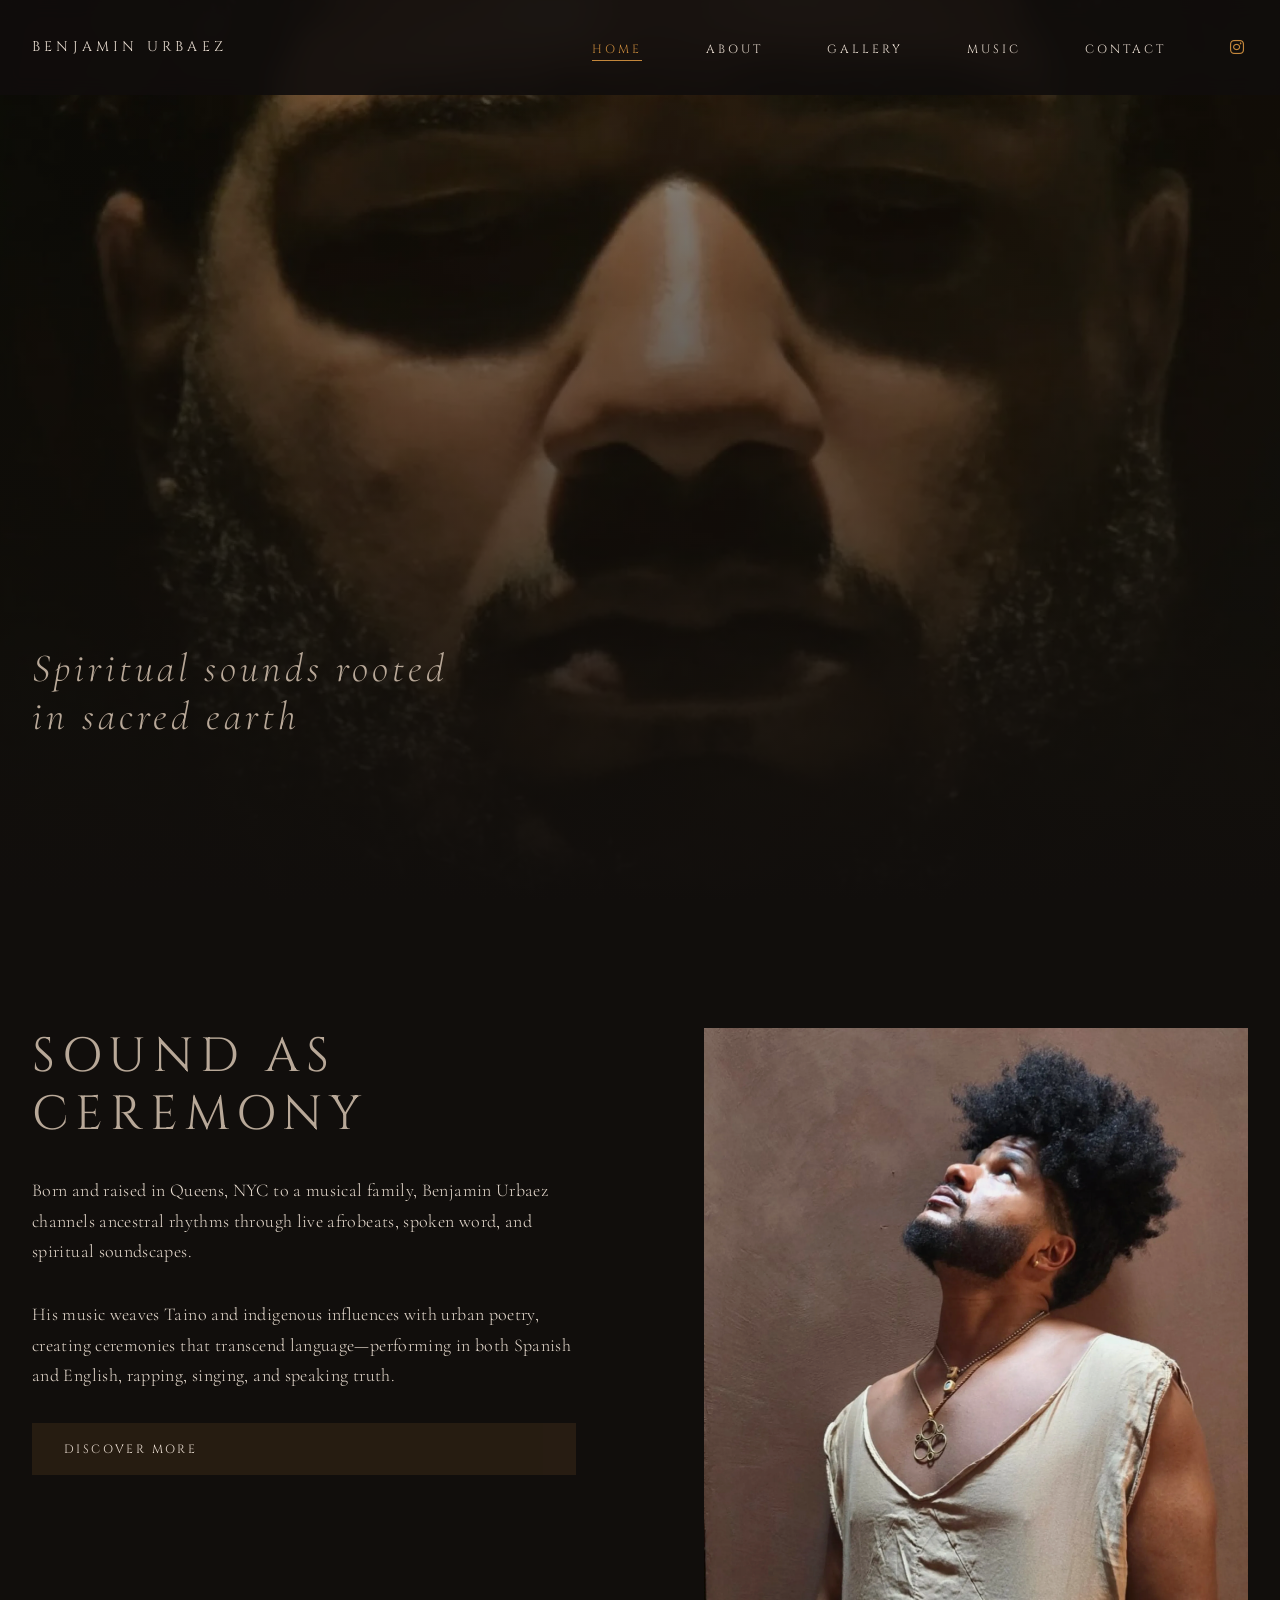
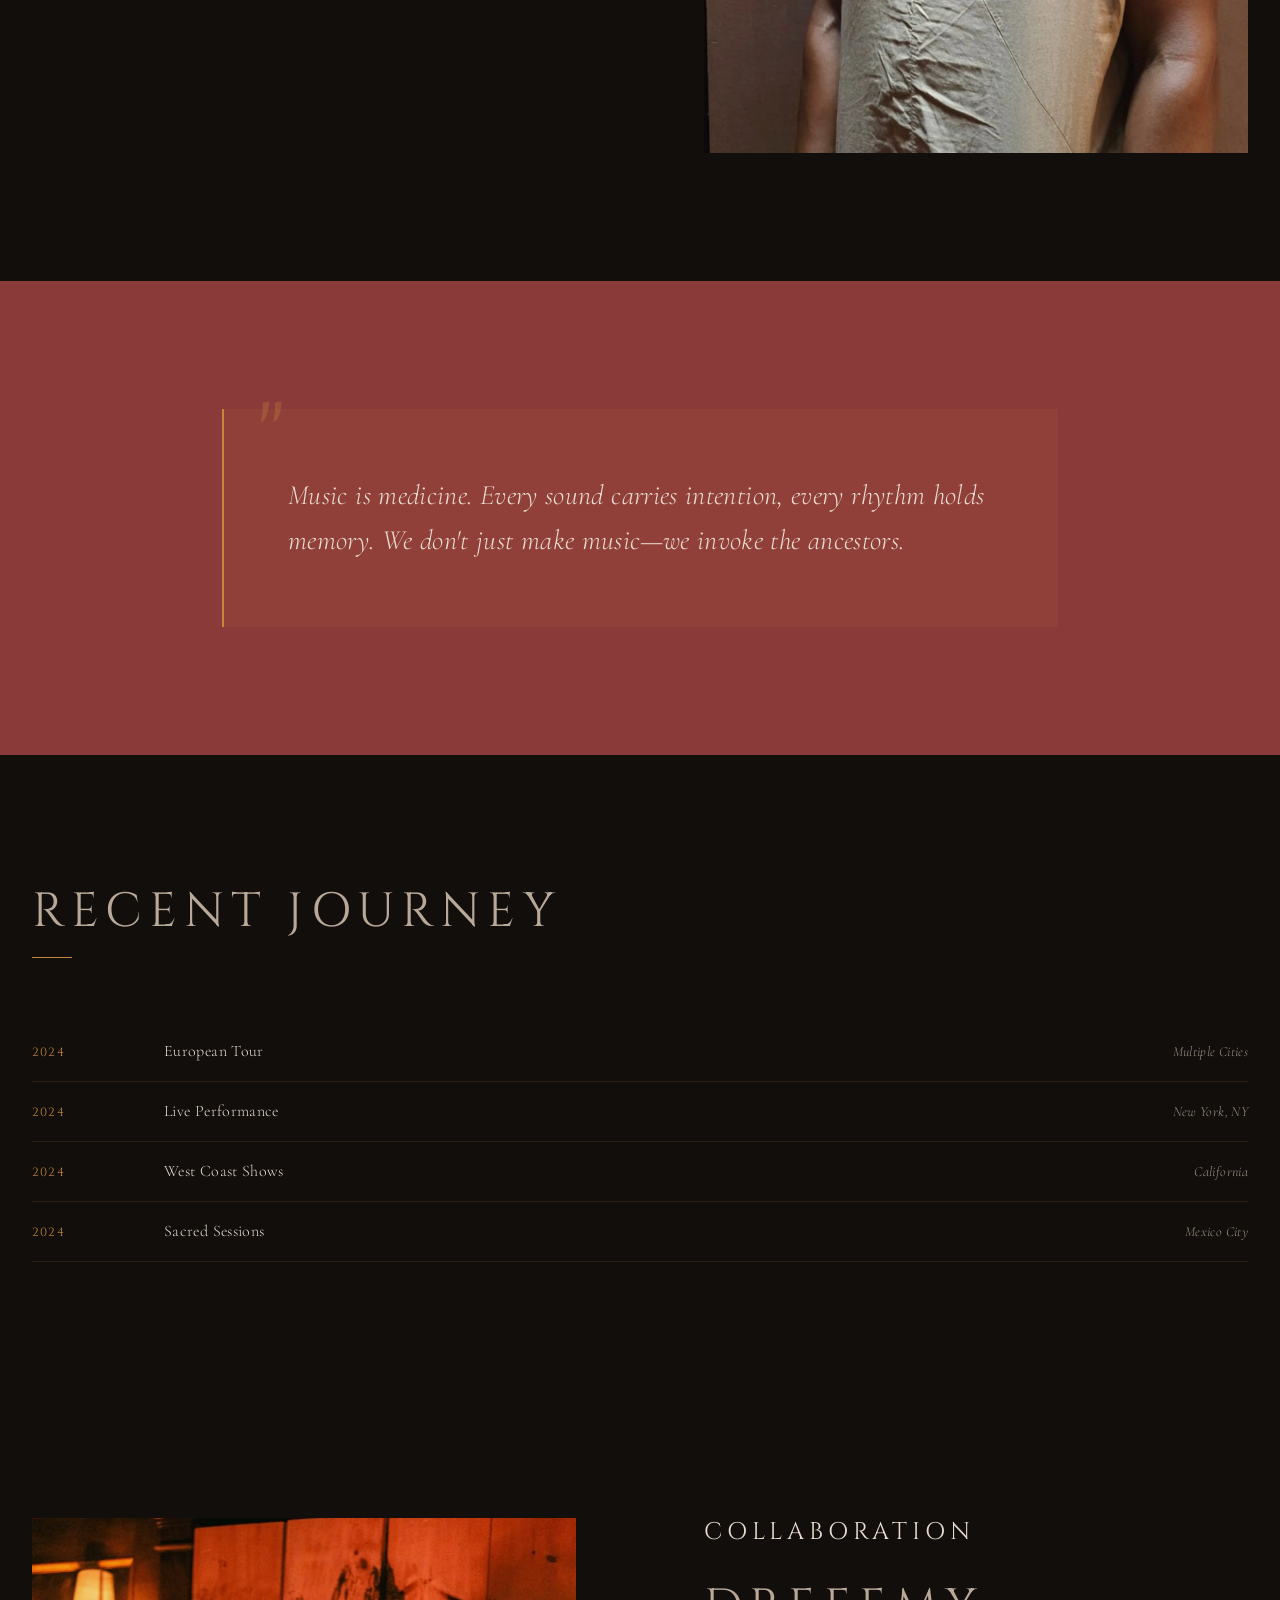
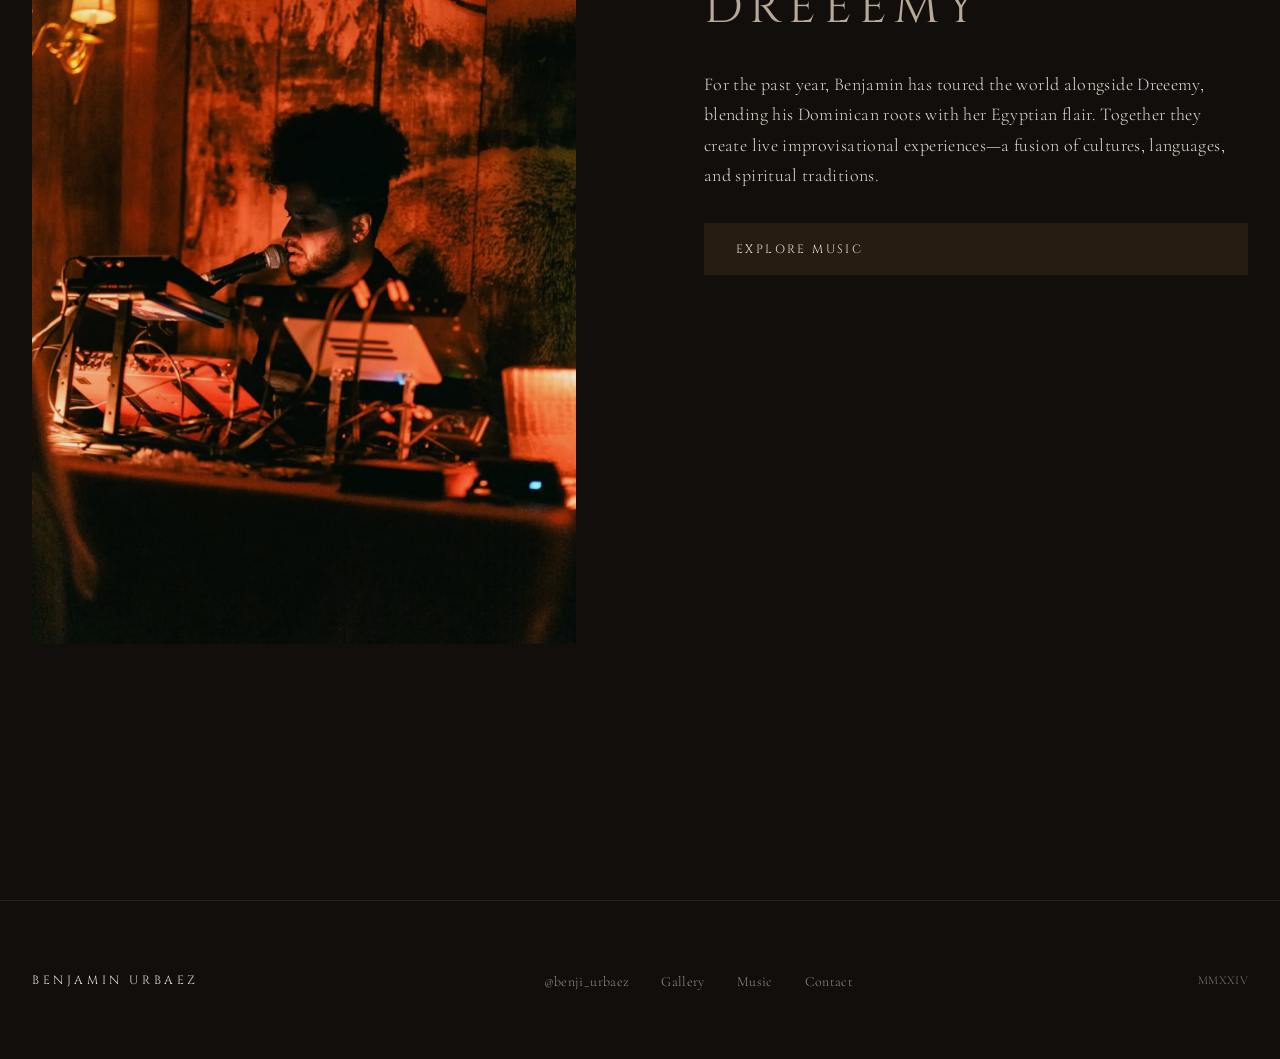
<file: index.html>
<!DOCTYPE html>
<html lang="en">
<head>
  <meta charset="UTF-8">
  <meta name="viewport" content="width=device-width, initial-scale=1.0">
  <title>Benjamin Urbaez | Dominican-American Spiritual Music Artist & Global Performer</title>
  <meta name="description" content="Benjamin Urbaez - Dominican-American spiritual music artist from Queens, NYC. Live afrobeats, spoken word, and indigenous-influenced soundscapes. Global performer touring with Dreeemy.">
  <meta name="keywords" content="Benjamin Urbaez, spiritual music, afrobeats, spoken word, Dominican-American artist, live music, NYC musician, global performer, Dreeemy, indigenous music">
  <link rel="canonical" href="https://benjaminurbaez.com/">
  <link rel="stylesheet" href="https://cdnjs.cloudflare.com/ajax/libs/font-awesome/6.5.1/css/all.min.css" integrity="sha512-DTOQO9RWCH3ppGqcWaEA1BIZOC6xxalwEsw9c2QQeAIftl+Vegovlnee1c9QX4TctnWMn13TZye+giMm8e2LwA==" crossorigin="anonymous" referrerpolicy="no-referrer">
  <link rel="stylesheet" href="styles.css">
</head>
<body>

  <nav class="nav nav--sticky">
    <div class="container nav__inner">
      <a href="/" class="nav__logo">Benjamin Urbaez</a>
      <ul class="nav__links">
        <li><a href="/" class="nav__link active">Home</a></li>
        <li><a href="/about/" class="nav__link">About</a></li>
        <li><a href="/gallery/" class="nav__link">Gallery</a></li>
        <li><a href="/music/" class="nav__link">Music</a></li>
        <li><a href="/contact/" class="nav__link">Contact</a></li>
        <li><a href="https://www.instagram.com/benji_urbaez/" target="_blank" rel="noopener" class="nav__link nav__link--instagram" aria-label="Instagram"><i class="fa-brands fa-instagram"></i></a></li>
      </ul>
      <button class="nav__toggle" aria-label="Toggle navigation">
        <span></span>
        <span></span>
        <span></span>
      </button>
    </div>
  </nav>

  <section class="hero">
    <div class="hero__background">
      <img src="assets/benjaminurbaez_02.webp" alt="Benjamin Urbaez Dominican-American spiritual music artist in meditative close-up portrait wearing ancestral bone necklace" class="hero__image">
      <div class="hero__overlay"></div>
    </div>
    <div class="container hero__content">
      <h1 class="hero__title hero__title--large animate-fade-in-up">Spiritual sounds rooted<br>in sacred earth</h1>
    </div>
  </section>

  <section class="section">
    <div class="container">
      <div class="content-block">
        <div class="content-block__text">
          <h2 class="animate-fade-in-up">Sound as<br>Ceremony</h2>
          <p class="animate-fade-in-up animate-delay-1">
            Born and raised in Queens, NYC to a musical family, Benjamin Urbaez channels ancestral rhythms through live afrobeats, spoken word, and spiritual soundscapes.
          </p>
          <p class="animate-fade-in-up animate-delay-2">
            His music weaves Taino and indigenous influences with urban poetry, creating ceremonies that transcend language—performing in both Spanish and English, rapping, singing, and speaking truth.
          </p>
          <a href="/about/" class="social-link animate-fade-in-up animate-delay-3">Discover More</a>
        </div>
        <div class="content-block__image animate-fade-in-up animate-delay-2">
          <img src="assets/benjaminurbaez_05.webp" alt="Benjamin Urbaez looking upward in earth-toned linen against terracotta wall, spiritual portrait of Dominican-American musician from Queens NYC">
        </div>
      </div>
    </div>
  </section>

  <section class="section section--burgundy">
    <div class="container container--narrow">
      <div class="quote">
        <p class="quote__text">Music is medicine. Every sound carries intention, every rhythm holds memory. We don't just make music—we invoke the ancestors.</p>
      </div>
    </div>
  </section>

  <section class="section">
    <div class="container">
      <div class="section__header">
        <h2 class="section__title">Recent Journey</h2>
        <div class="section__line"></div>
      </div>
      <div class="tour-list">
        <div class="tour-item">
          <span class="tour-item__date">2024</span>
          <span class="tour-item__venue">European Tour</span>
          <span class="tour-item__city">Multiple Cities</span>
        </div>
        <div class="tour-item">
          <span class="tour-item__date">2024</span>
          <span class="tour-item__venue">Live Performance</span>
          <span class="tour-item__city">New York, NY</span>
        </div>
        <div class="tour-item">
          <span class="tour-item__date">2024</span>
          <span class="tour-item__venue">West Coast Shows</span>
          <span class="tour-item__city">California</span>
        </div>
        <div class="tour-item">
          <span class="tour-item__date">2024</span>
          <span class="tour-item__venue">Sacred Sessions</span>
          <span class="tour-item__city">Mexico City</span>
        </div>
      </div>
    </div>
  </section>

  <section class="section">
    <div class="container">
      <div class="content-block content-block--reverse">
        <div class="content-block__text">
          <h3>Collaboration</h3>
          <h2>Dreeemy</h2>
          <p>
            For the past year, Benjamin has toured the world alongside Dreeemy, blending his Dominican roots with her Egyptian flair. Together they create live improvisational experiences—a fusion of cultures, languages, and spiritual traditions.
          </p>
          <a href="/music/" class="social-link">Explore Music</a>
        </div>
        <div class="content-block__image">
          <img src="assets/frominoaphoto/benjaminurbaezinoaphoto_00003.webp" alt="Benjamin Urbaez performing spoken word into microphone with warm amber lighting at live spiritual music event">
        </div>
      </div>
    </div>
  </section>

  <footer class="footer">
    <div class="container footer__inner">
      <span class="footer__logo">Benjamin Urbaez</span>
      <ul class="footer__links">
        <li><a href="https://www.instagram.com/benji_urbaez/" target="_blank" rel="noopener" class="footer__link">@benji_urbaez</a></li>
        <li><a href="/gallery/" class="footer__link">Gallery</a></li>
        <li><a href="/music/" class="footer__link">Music</a></li>
        <li><a href="/contact/" class="footer__link">Contact</a></li>
      </ul>
      <span class="footer__copy">MMXXIV</span>
    </div>
  </footer>

  <script src="script.js"></script>
</body>
</html>
</file>
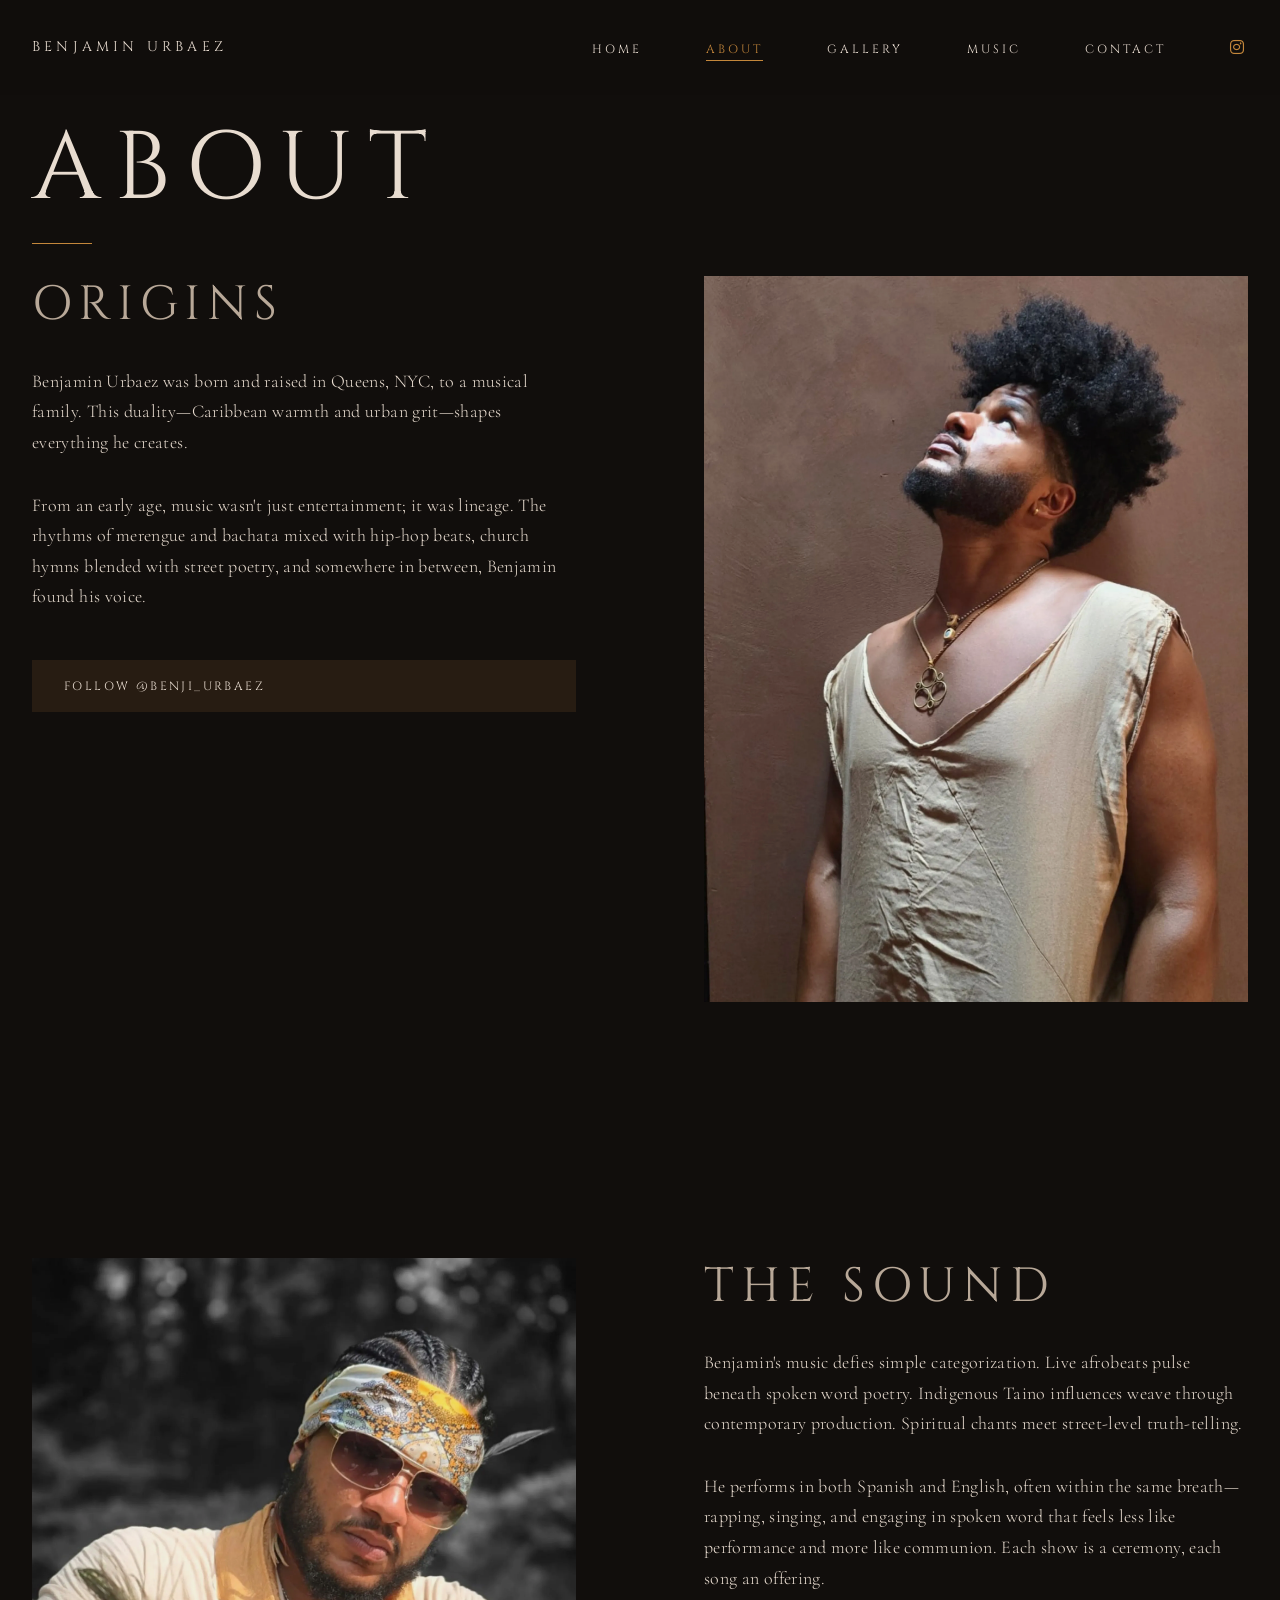
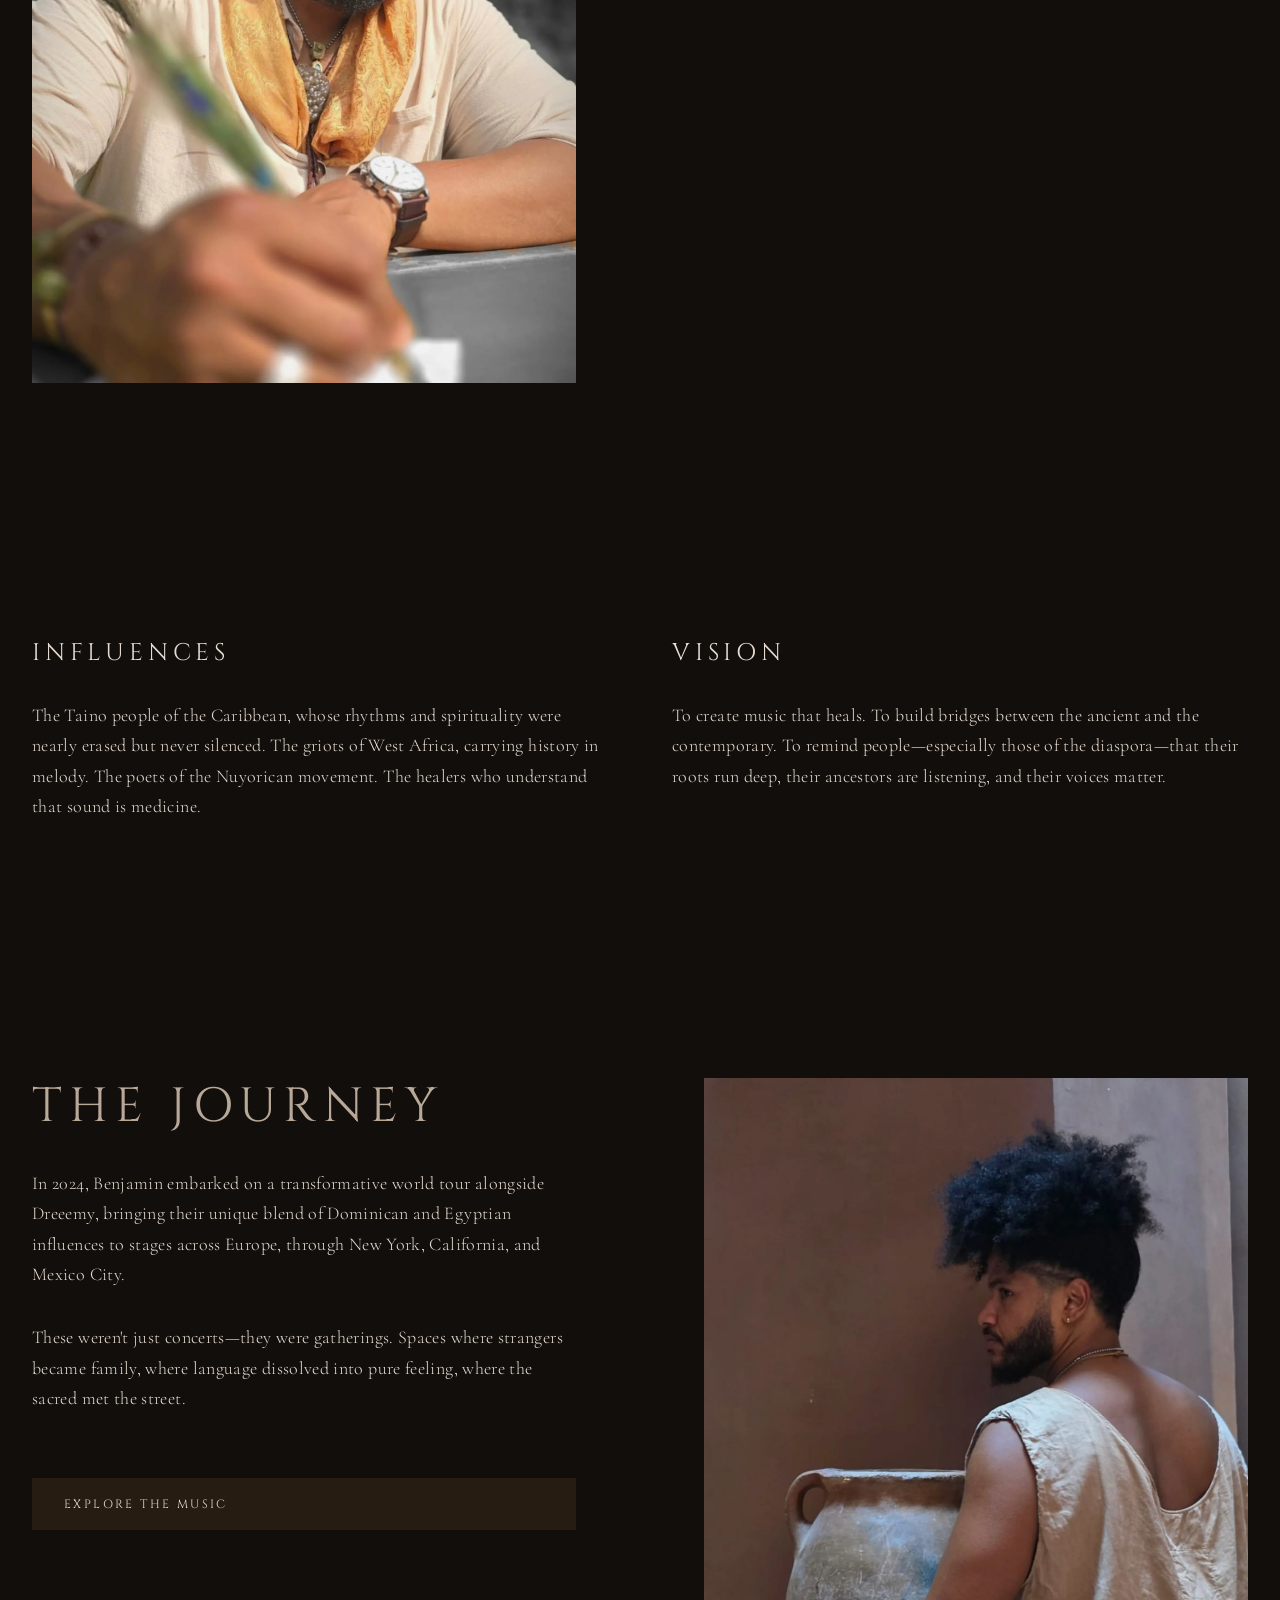
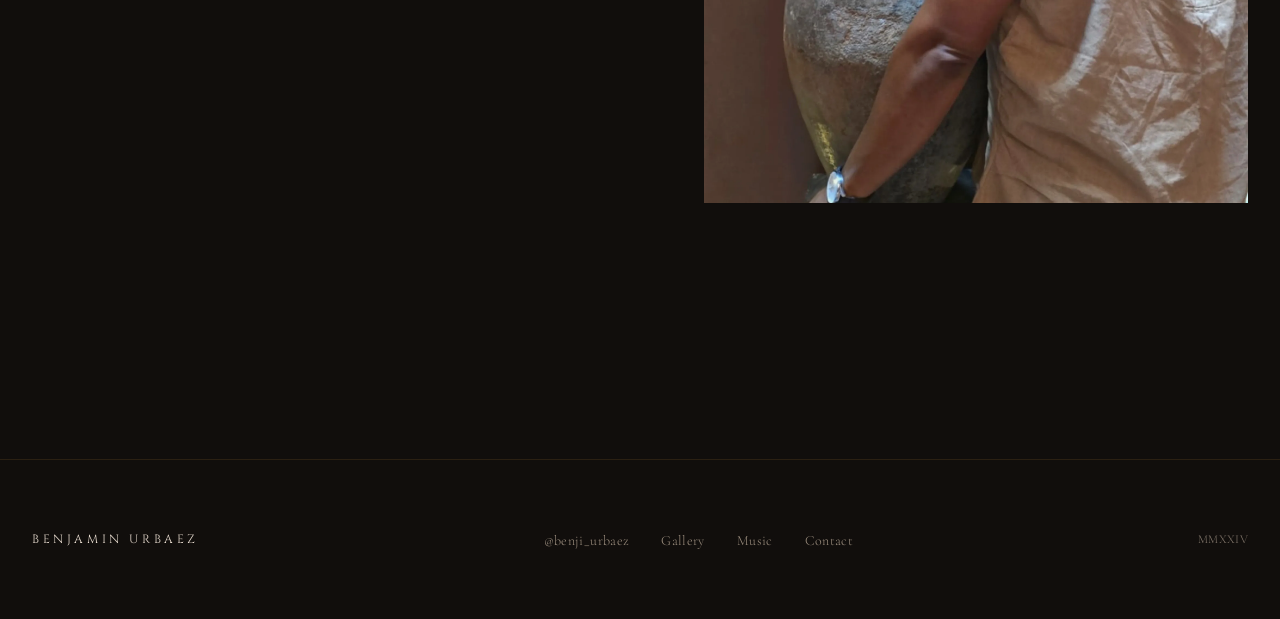
<file: about/index.html>
<!DOCTYPE html>
<html lang="en">
<head>
  <meta charset="UTF-8">
  <meta name="viewport" content="width=device-width, initial-scale=1.0">
  <title>About Benjamin Urbaez | Dominican-American Spiritual Music Artist from Queens NYC</title>
  <meta name="description" content="About Benjamin Urbaez - Dominican-American spiritual music artist born and raised in Queens, NYC. From a musical family, he channels ancestral rhythms through live afrobeats, spoken word, and Taino-influenced soundscapes. Follow @benji_urbaez on Instagram.">
  <meta name="keywords" content="Benjamin Urbaez biography, Dominican-American musician, Queens NYC artist, spiritual music, afrobeats performer, spoken word poet, Taino indigenous music, Dreeemy collaboration">
  <link rel="canonical" href="https://benjaminurbaez.com/about.html">
  <link rel="stylesheet" href="https://cdnjs.cloudflare.com/ajax/libs/font-awesome/6.5.1/css/all.min.css" integrity="sha512-DTOQO9RWCH3ppGqcWaEA1BIZOC6xxalwEsw9c2QQeAIftl+Vegovlnee1c9QX4TctnWMn13TZye+giMm8e2LwA==" crossorigin="anonymous" referrerpolicy="no-referrer">
  <link rel="stylesheet" href="/styles.css">
</head>
<body>

  <nav class="nav nav--sticky">
    <div class="container nav__inner">
      <a href="/" class="nav__logo">Benjamin Urbaez</a>
      <ul class="nav__links">
        <li><a href="/" class="nav__link">Home</a></li>
        <li><a href="/about/" class="nav__link active">About</a></li>
        <li><a href="/gallery/" class="nav__link">Gallery</a></li>
        <li><a href="/music/" class="nav__link">Music</a></li>
        <li><a href="/contact/" class="nav__link">Contact</a></li>
        <li><a href="https://www.instagram.com/benji_urbaez/" target="_blank" rel="noopener" class="nav__link nav__link--instagram" aria-label="Instagram"><i class="fa-brands fa-instagram"></i></a></li>
      </ul>
      <button class="nav__toggle" aria-label="Toggle navigation">
        <span></span>
        <span></span>
        <span></span>
      </button>
    </div>
  </nav>

  <header class="page-header">
    <div class="container">
      <h1 class="page-header__title animate-fade-in-up">About</h1>
      <div class="page-header__line animate-fade-in-up animate-delay-1"></div>
    </div>
  </header>

  <section class="section" style="padding-top: 0;">
    <div class="container">
      <div class="content-block">
        <div class="content-block__text">
          <h2>Origins</h2>
          <p>
            Benjamin Urbaez was born and raised in Queens, NYC, to a musical family. This duality—Caribbean warmth and urban grit—shapes everything he creates.
          </p>
          <p>
            From an early age, music wasn't just entertainment; it was lineage. The rhythms of merengue and bachata mixed with hip-hop beats, church hymns blended with street poetry, and somewhere in between, Benjamin found his voice.
          </p>
          <a href="https://www.instagram.com/benji_urbaez/" target="_blank" rel="noopener" class="social-link" style="margin-top: var(--space-sm); display: inline-block;">Follow @benji_urbaez</a>
        </div>
        <div class="content-block__image">
          <img src="/assets/benjaminurbaez_05.webp" alt="Benjamin Urbaez Dominican-American spiritual music artist looking upward in earth-toned linen with gold pendant necklace against terracotta wall">
        </div>
      </div>
    </div>
  </section>


  <section class="section">
    <div class="container">
      <div class="content-block content-block--reverse">
        <div class="content-block__text">
          <h2>The Sound</h2>
          <p>
            Benjamin's music defies simple categorization. Live afrobeats pulse beneath spoken word poetry. Indigenous Taino influences weave through contemporary production. Spiritual chants meet street-level truth-telling.
          </p>
          <p>
            He performs in both Spanish and English, often within the same breath—rapping, singing, and engaging in spoken word that feels less like performance and more like communion. Each show is a ceremony, each song an offering.
          </p>
        </div>
        <div class="content-block__image">
          <img src="/assets/benjaminurbaez_01.webp" alt="Benjamin Urbaez writing lyrics outdoors wearing patterned bandana and sunglasses, Dominican-American songwriter and spoken word poet">
        </div>
      </div>
    </div>
  </section>

  <section class="section">
    <div class="container">
      <div class="grid grid--2">
        <div>
          <h3>Influences</h3>
          <p style="margin-top: var(--space-md);">
            The Taino people of the Caribbean, whose rhythms and spirituality were nearly erased but never silenced. The griots of West Africa, carrying history in melody. The poets of the Nuyorican movement. The healers who understand that sound is medicine.
          </p>
        </div>
        <div>
          <h3>Vision</h3>
          <p style="margin-top: var(--space-md);">
            To create music that heals. To build bridges between the ancient and the contemporary. To remind people—especially those of the diaspora—that their roots run deep, their ancestors are listening, and their voices matter.
          </p>
        </div>
      </div>
    </div>
  </section>

  <section class="section">
    <div class="container">
      <div class="content-block">
        <div class="content-block__text">
          <h2>The Journey</h2>
          <p>
            In 2024, Benjamin embarked on a transformative world tour alongside Dreeemy, bringing their unique blend of Dominican and Egyptian influences to stages across Europe, through New York, California, and Mexico City.
          </p>
          <p>
            These weren't just concerts—they were gatherings. Spaces where strangers became family, where language dissolved into pure feeling, where the sacred met the street.
          </p>
          <a href="/music/" class="social-link" style="margin-top: var(--space-md); display: inline-block;">Explore the Music</a>
        </div>
        <div class="content-block__image">
          <img src="/assets/benjaminurbaez_06.webp" alt="Benjamin Urbaez in profile view leaning against ancient clay vessel, contemplative portrait of global touring musician">
        </div>
      </div>
    </div>
  </section>

  <footer class="footer">
    <div class="container footer__inner">
      <span class="footer__logo">Benjamin Urbaez</span>
      <ul class="footer__links">
        <li><a href="https://www.instagram.com/benji_urbaez/" target="_blank" rel="noopener" class="footer__link">@benji_urbaez</a></li>
        <li><a href="/gallery/" class="footer__link">Gallery</a></li>
        <li><a href="/music/" class="footer__link">Music</a></li>
        <li><a href="/contact/" class="footer__link">Contact</a></li>
      </ul>
      <span class="footer__copy">MMXXIV</span>
    </div>
  </footer>

  <script src="/script.js"></script>
</body>
</html>
</file>
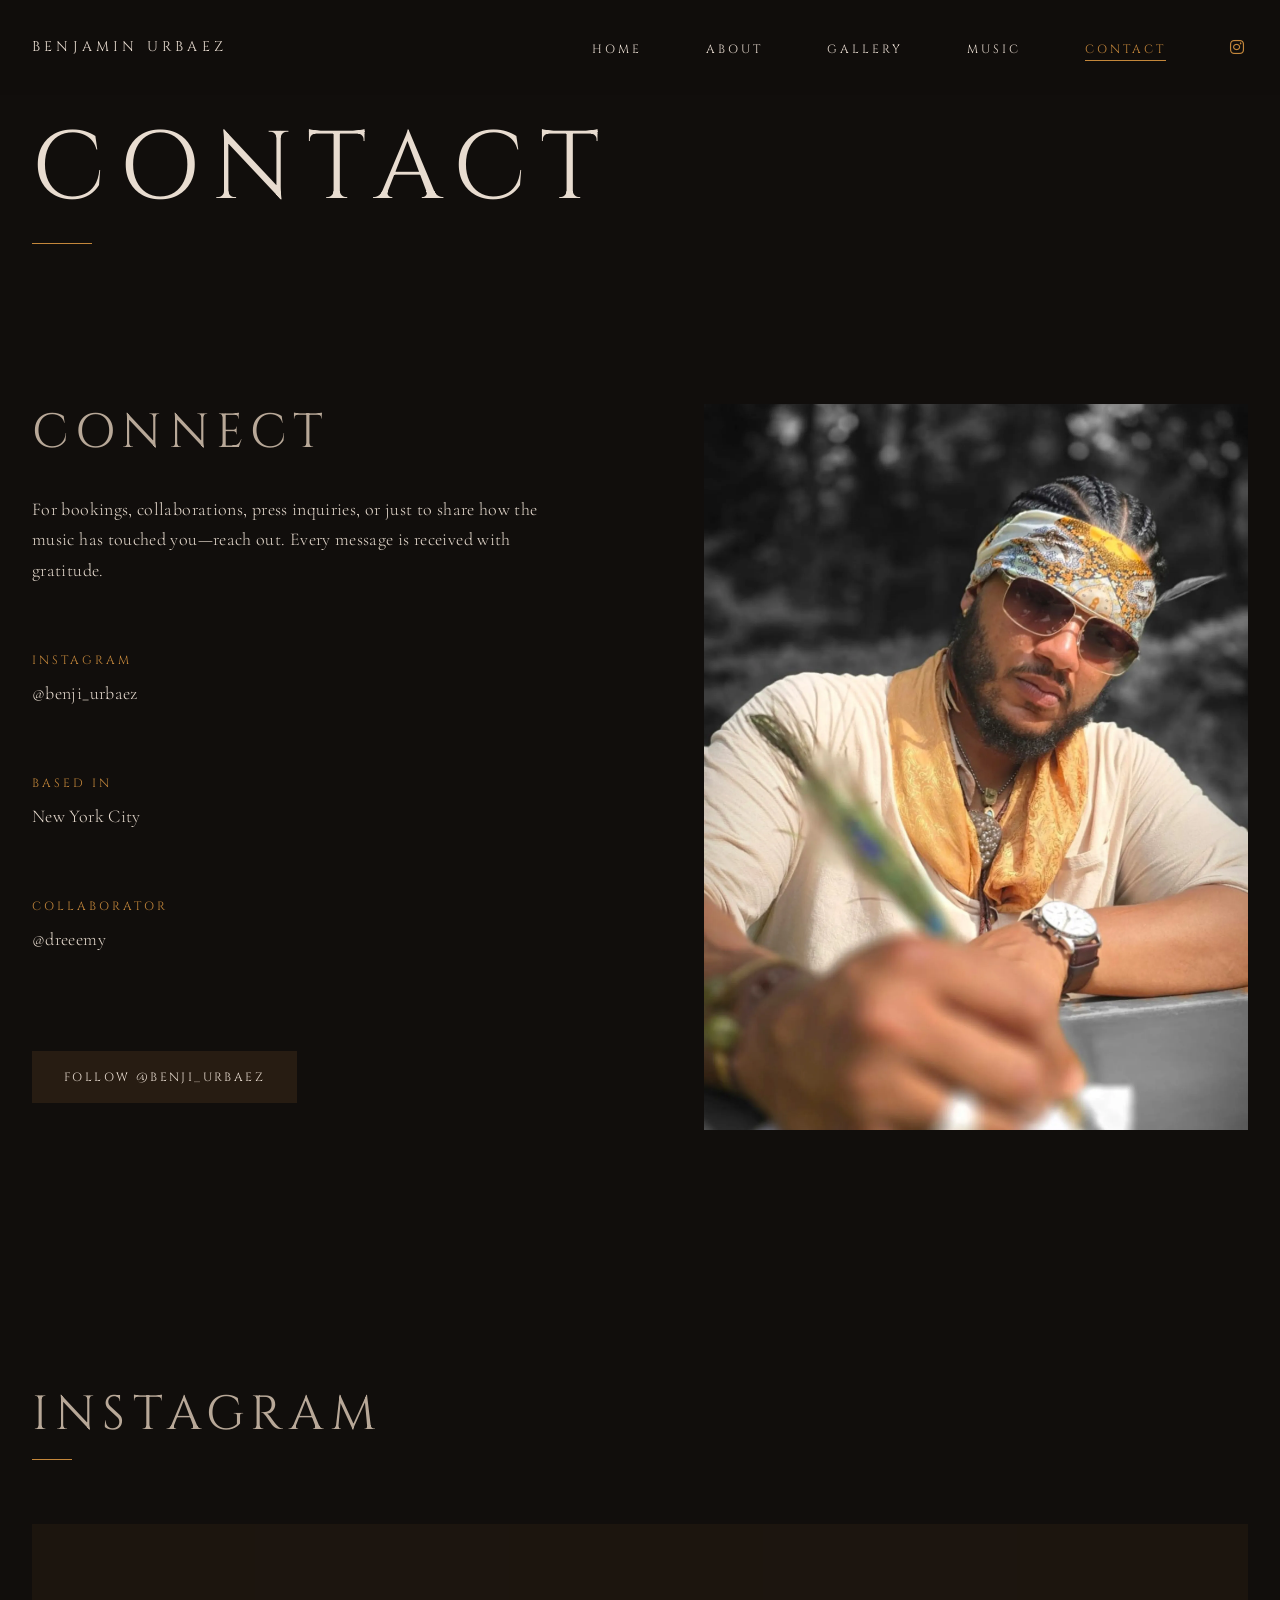
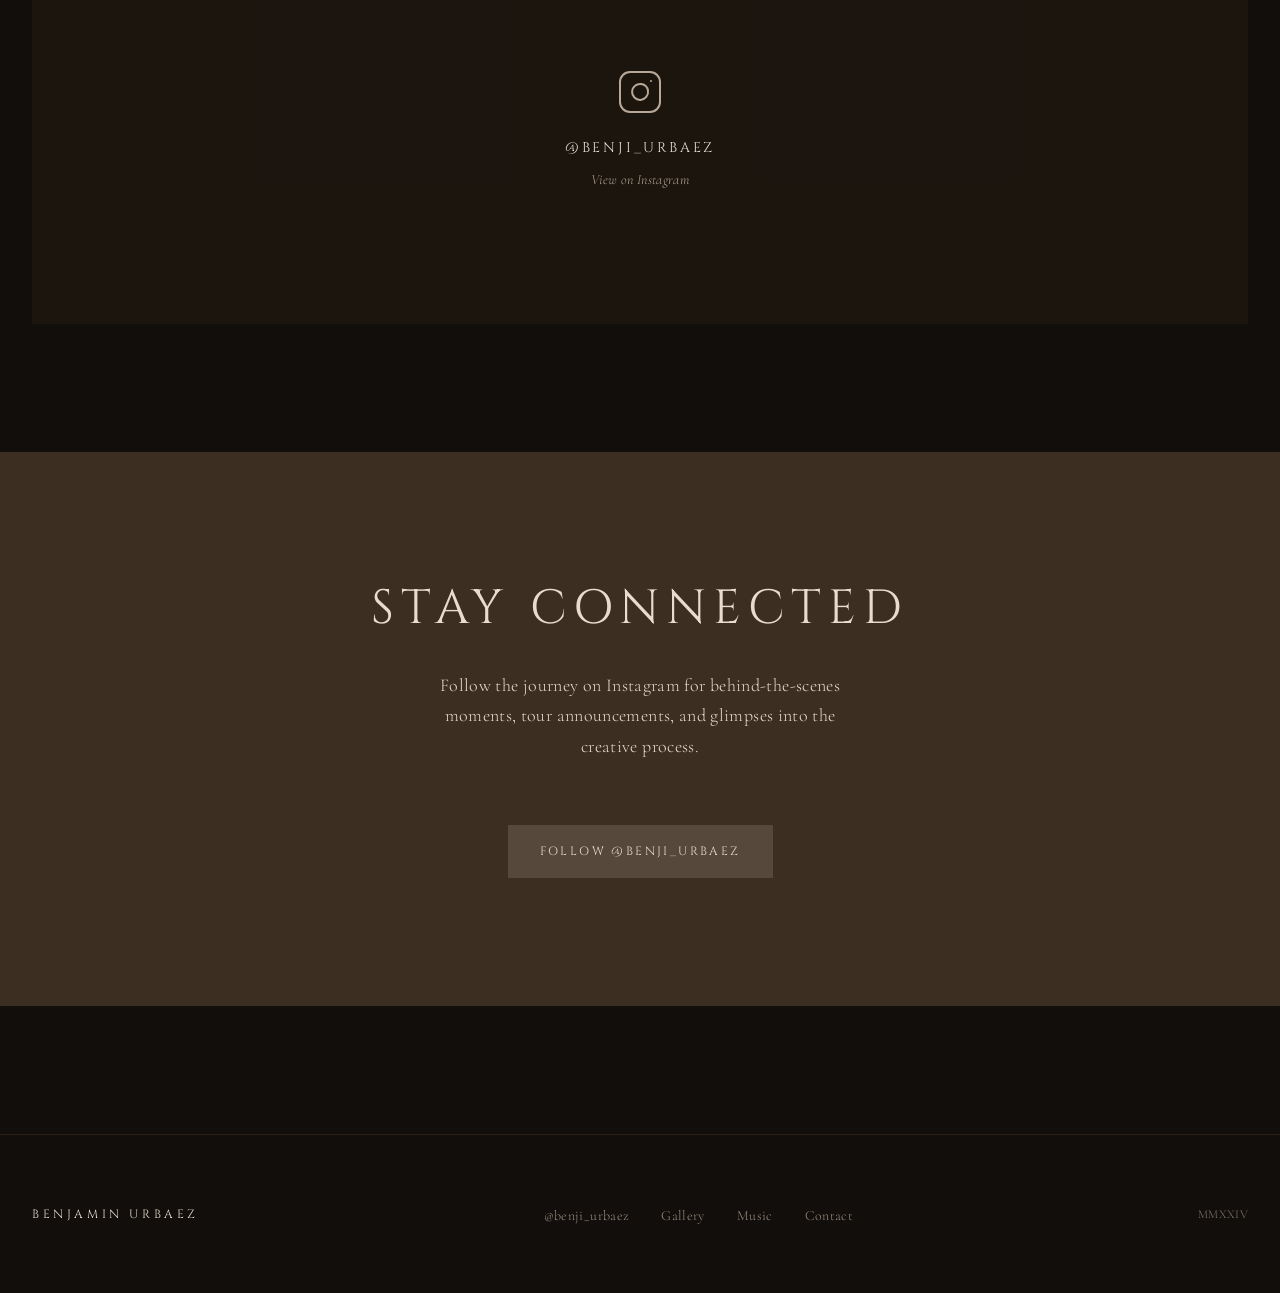
<file: contact/index.html>
<!DOCTYPE html>
<html lang="en">
<head>
  <meta charset="UTF-8">
  <meta name="viewport" content="width=device-width, initial-scale=1.0">
  <title>Contact Benjamin Urbaez | Bookings, Collaborations & Inquiries</title>
  <meta name="description" content="Contact Benjamin Urbaez for bookings, collaborations, and press inquiries. Dominican-American spiritual music artist based in New York City. Follow @benji_urbaez on Instagram.">
  <meta name="keywords" content="contact Benjamin Urbaez, book Benjamin Urbaez, music booking, collaboration inquiry, NYC musician contact, benji_urbaez Instagram">
  <link rel="canonical" href="https://benjaminurbaez.com/contact.html">
  <link rel="stylesheet" href="https://cdnjs.cloudflare.com/ajax/libs/font-awesome/6.5.1/css/all.min.css" integrity="sha512-DTOQO9RWCH3ppGqcWaEA1BIZOC6xxalwEsw9c2QQeAIftl+Vegovlnee1c9QX4TctnWMn13TZye+giMm8e2LwA==" crossorigin="anonymous" referrerpolicy="no-referrer">
  <link rel="stylesheet" href="/styles.css">
</head>
<body>

  <nav class="nav nav--sticky">
    <div class="container nav__inner">
      <a href="/" class="nav__logo">Benjamin Urbaez</a>
      <ul class="nav__links">
        <li><a href="/" class="nav__link">Home</a></li>
        <li><a href="/about/" class="nav__link">About</a></li>
        <li><a href="/gallery/" class="nav__link">Gallery</a></li>
        <li><a href="/music/" class="nav__link">Music</a></li>
        <li><a href="/contact/" class="nav__link active">Contact</a></li>
        <li><a href="https://www.instagram.com/benji_urbaez/" target="_blank" rel="noopener" class="nav__link nav__link--instagram" aria-label="Instagram"><i class="fa-brands fa-instagram"></i></a></li>
      </ul>
      <button class="nav__toggle" aria-label="Toggle navigation">
        <span></span>
        <span></span>
        <span></span>
      </button>
    </div>
  </nav>

  <header class="page-header">
    <div class="container">
      <h1 class="page-header__title animate-fade-in-up">Contact</h1>
      <div class="page-header__line animate-fade-in-up animate-delay-1"></div>
    </div>
  </header>

  <section class="section">
    <div class="container">
      <div class="contact-grid">
        <div class="contact-info">
          <div class="content-block__text">
            <h2>Connect</h2>
            <p>
              For bookings, collaborations, press inquiries, or just to share how the music has touched you—reach out. Every message is received with gratitude.
            </p>
          </div>

          <div class="contact-block">
            <span class="contact-block__label">Instagram</span>
            <span class="contact-block__value">
              <a href="https://www.instagram.com/benji_urbaez/" target="_blank" rel="noopener">@benji_urbaez</a>
            </span>
          </div>

          <div class="contact-block">
            <span class="contact-block__label">Based In</span>
            <span class="contact-block__value">New York City</span>
          </div>

          <div class="contact-block">
            <span class="contact-block__label">Collaborator</span>
            <span class="contact-block__value">
              <a href="https://www.instagram.com/dreeemy/" target="_blank" rel="noopener">@dreeemy</a>
            </span>
          </div>

          <div class="social-links" style="margin-top: var(--space-md);">
            <a href="https://www.instagram.com/benji_urbaez/" target="_blank" rel="noopener" class="social-link">Follow @benji_urbaez</a>
          </div>
        </div>

        <div class="contact-block__image" style="aspect-ratio: 3/4; overflow: hidden;">
          <img src="/assets/benjaminurbaez_01.webp" alt="Benjamin Urbaez writing lyrics outdoors wearing patterned bandana and sunglasses, Dominican-American songwriter from Queens NYC" style="width: 100%; height: 100%; object-fit: cover;">
        </div>
      </div>
    </div>
  </section>

  <section class="section">
    <div class="container">
      <div class="section__header">
        <h2 class="section__title">Instagram</h2>
        <div class="section__line"></div>
      </div>
      <div class="instagram-embed" style="margin-top: var(--space-lg);">
        <blockquote class="instagram-media" data-instgrm-permalink="https://www.instagram.com/benji_urbaez/" data-instgrm-version="14" style="background: transparent; border:0; margin: 0 auto; max-width:540px; min-width:326px; padding:0; width:calc(100% - 2px);">
          <div style="padding:16px;">
            <a href="https://www.instagram.com/benji_urbaez/" style="background: transparent; line-height:0; padding:0 0; text-align:center; text-decoration:none; width:100%;" target="_blank" rel="noopener">
              <div style="display: flex; flex-direction: column; align-items: center; gap: var(--space-md); padding: var(--space-lg);">
                <svg xmlns="http://www.w3.org/2000/svg" width="48" height="48" viewBox="0 0 24 24" fill="none" stroke="currentColor" stroke-width="1" stroke-linecap="round" stroke-linejoin="round" style="color: var(--cream-muted);">
                  <rect x="2" y="2" width="20" height="20" rx="5" ry="5"></rect>
                  <path d="M16 11.37A4 4 0 1 1 12.63 8 4 4 0 0 1 16 11.37z"></path>
                  <line x1="17.5" y1="6.5" x2="17.51" y2="6.5"></line>
                </svg>
                <span style="color: var(--cream); font-family: var(--font-display); font-size: 0.875rem; letter-spacing: 0.2em; text-transform: uppercase;">@benji_urbaez</span>
                <span style="color: var(--cream-muted); font-size: 0.875rem; font-style: italic;">View on Instagram</span>
              </div>
            </a>
          </div>
        </blockquote>
        <script async src="//www.instagram.com/embed.js"></script>
      </div>
    </div>
  </section>

  <section class="section section--brown">
    <div class="container container--narrow" style="text-align: center;">
      <h2 style="margin-bottom: var(--space-md);">Stay Connected</h2>
      <p style="max-width: 50ch; margin: 0 auto;">
        Follow the journey on Instagram for behind-the-scenes moments, tour announcements, and glimpses into the creative process.
      </p>
      <a href="https://www.instagram.com/benji_urbaez/" target="_blank" rel="noopener" class="social-link" style="margin-top: var(--space-lg); display: inline-block;">Follow @benji_urbaez</a>
    </div>
  </section>

  <footer class="footer">
    <div class="container footer__inner">
      <span class="footer__logo">Benjamin Urbaez</span>
      <ul class="footer__links">
        <li><a href="https://www.instagram.com/benji_urbaez/" target="_blank" rel="noopener" class="footer__link">@benji_urbaez</a></li>
        <li><a href="/gallery/" class="footer__link">Gallery</a></li>
        <li><a href="/music/" class="footer__link">Music</a></li>
        <li><a href="/contact/" class="footer__link">Contact</a></li>
      </ul>
      <span class="footer__copy">MMXXIV</span>
    </div>
  </footer>

  <script src="/script.js"></script>
</body>
</html>
</file>
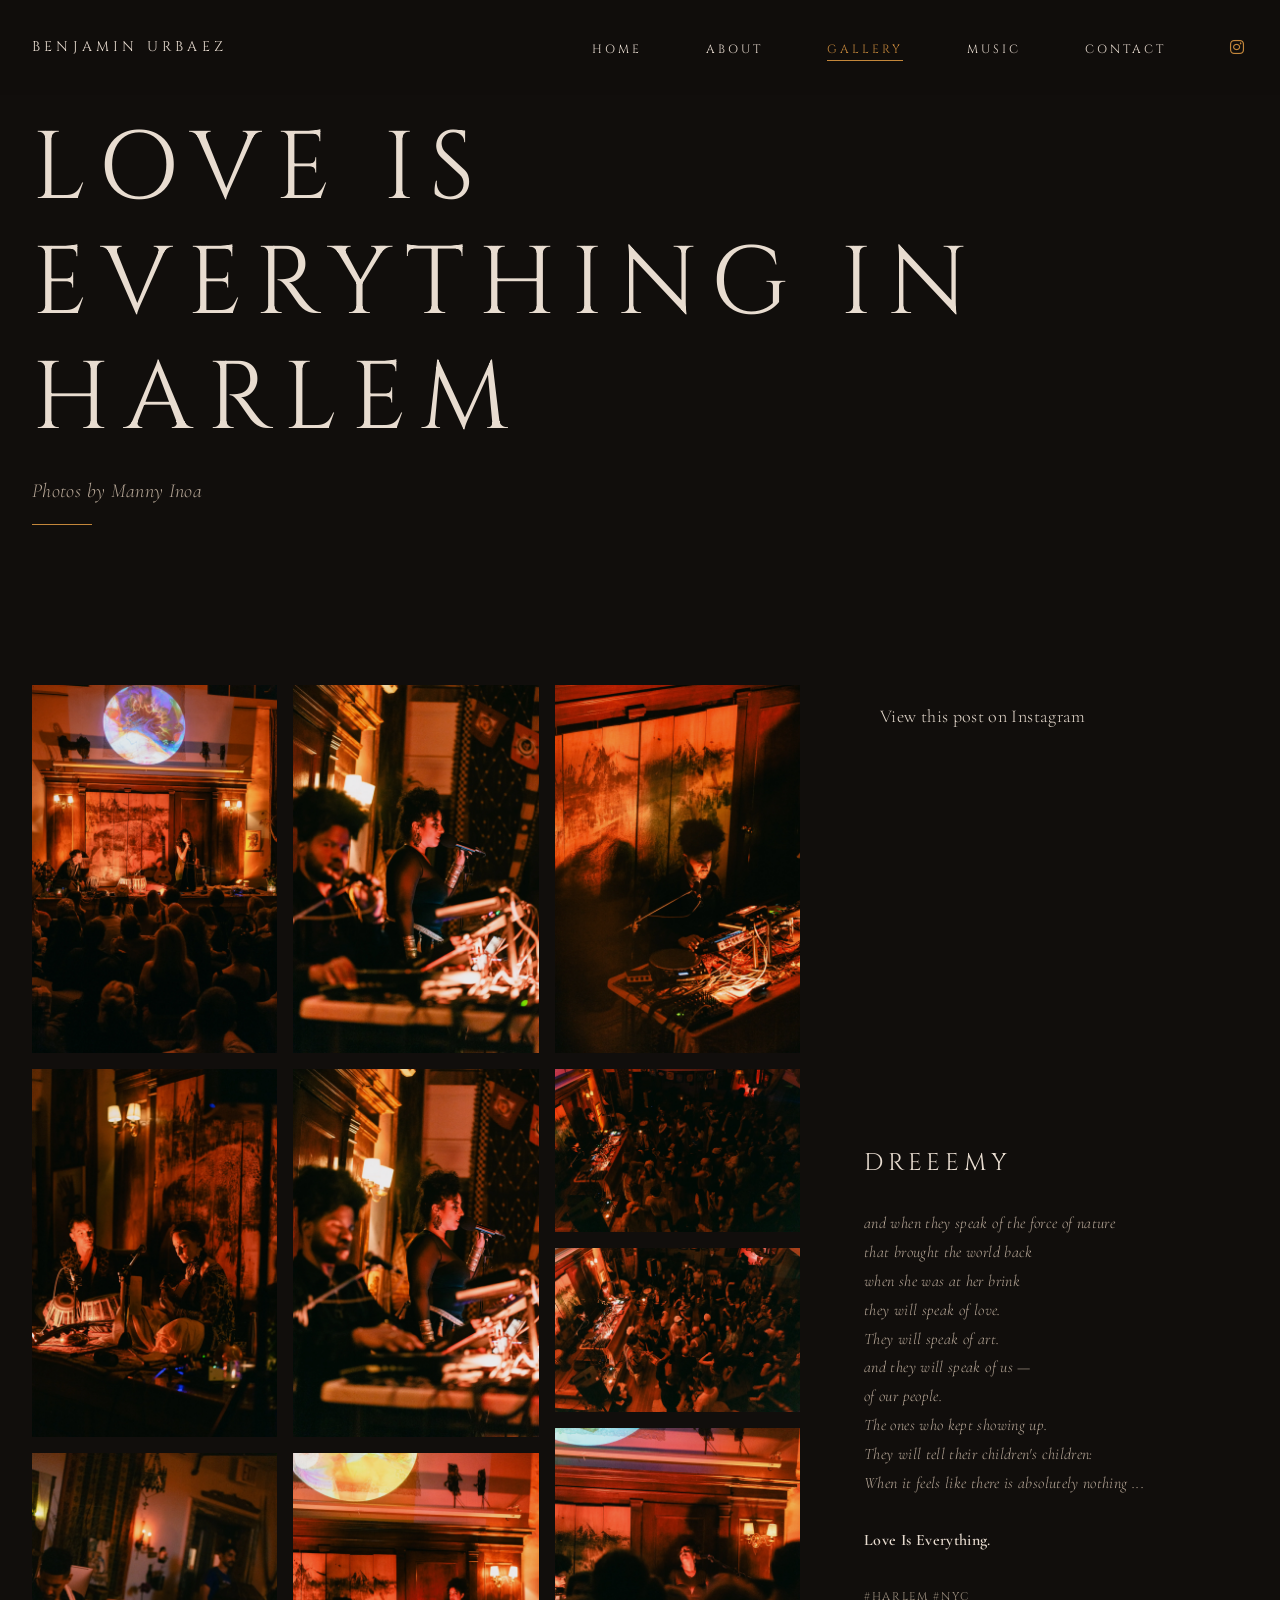
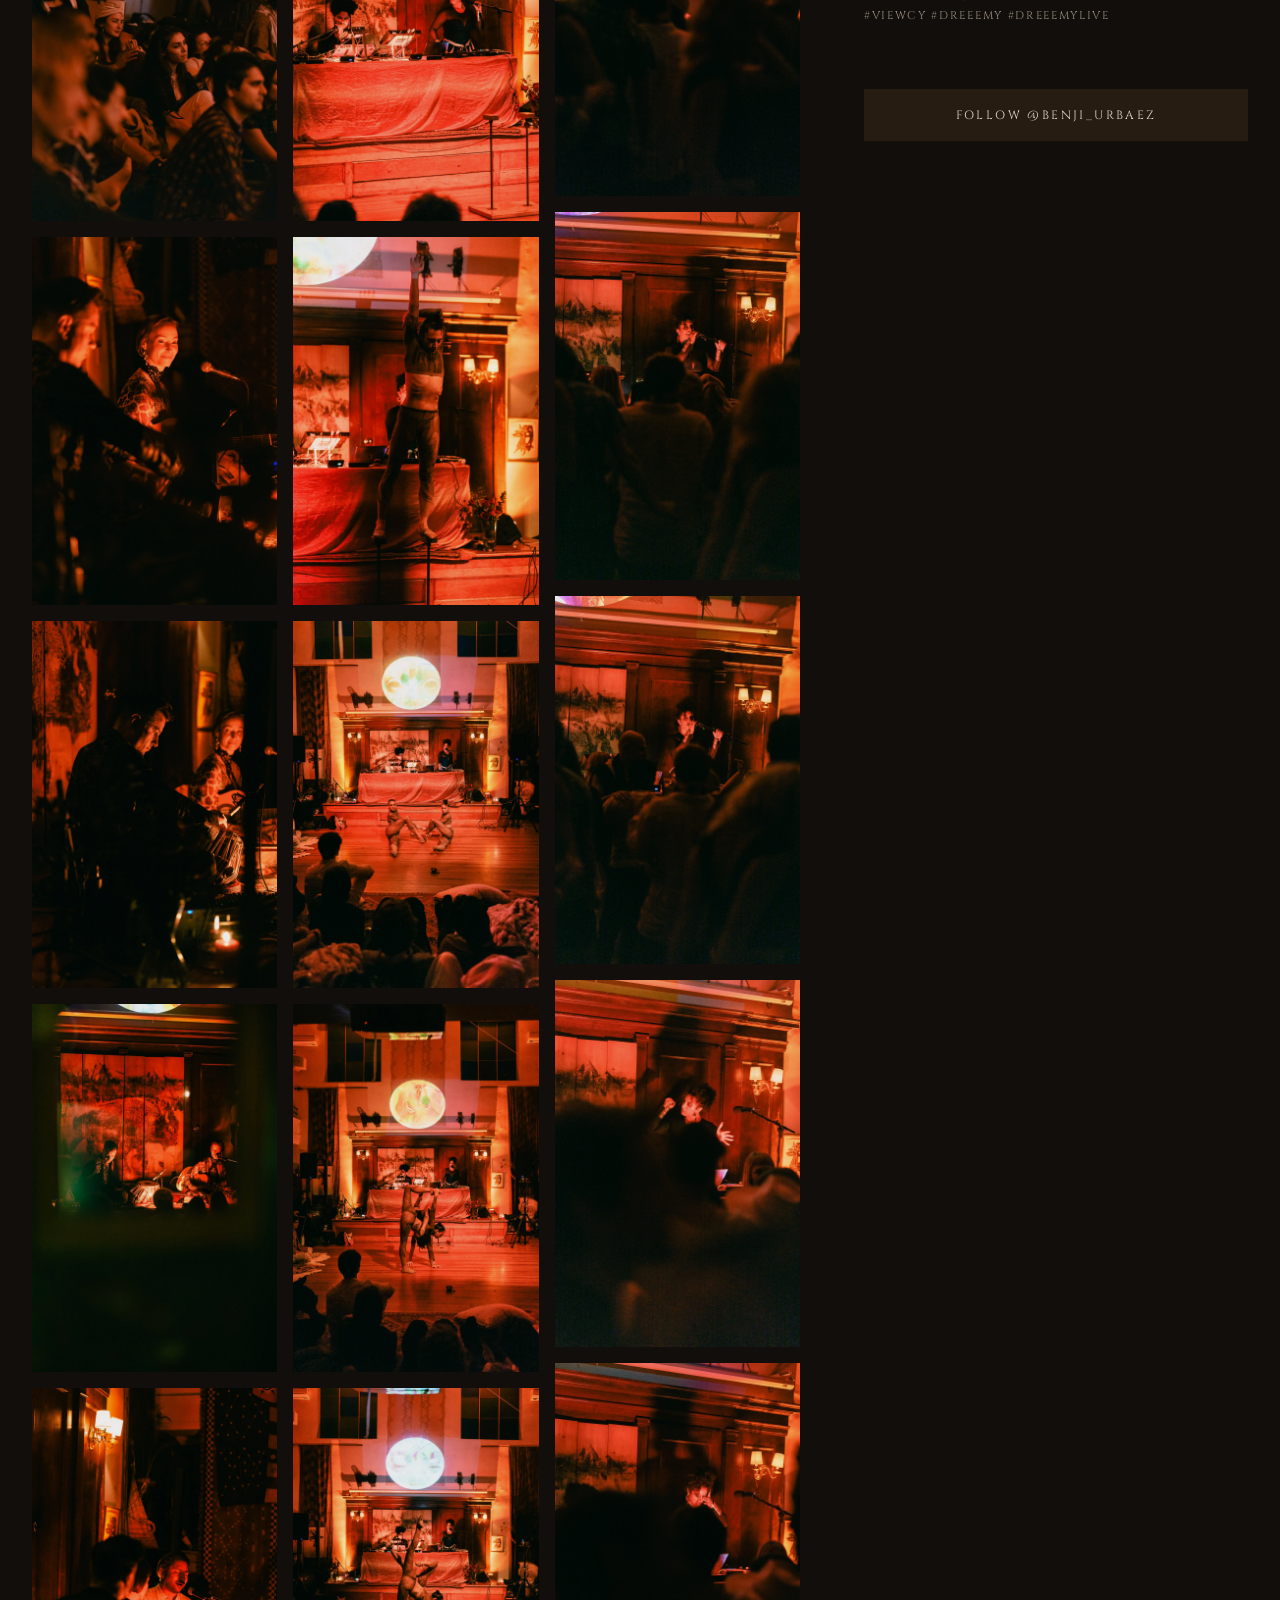
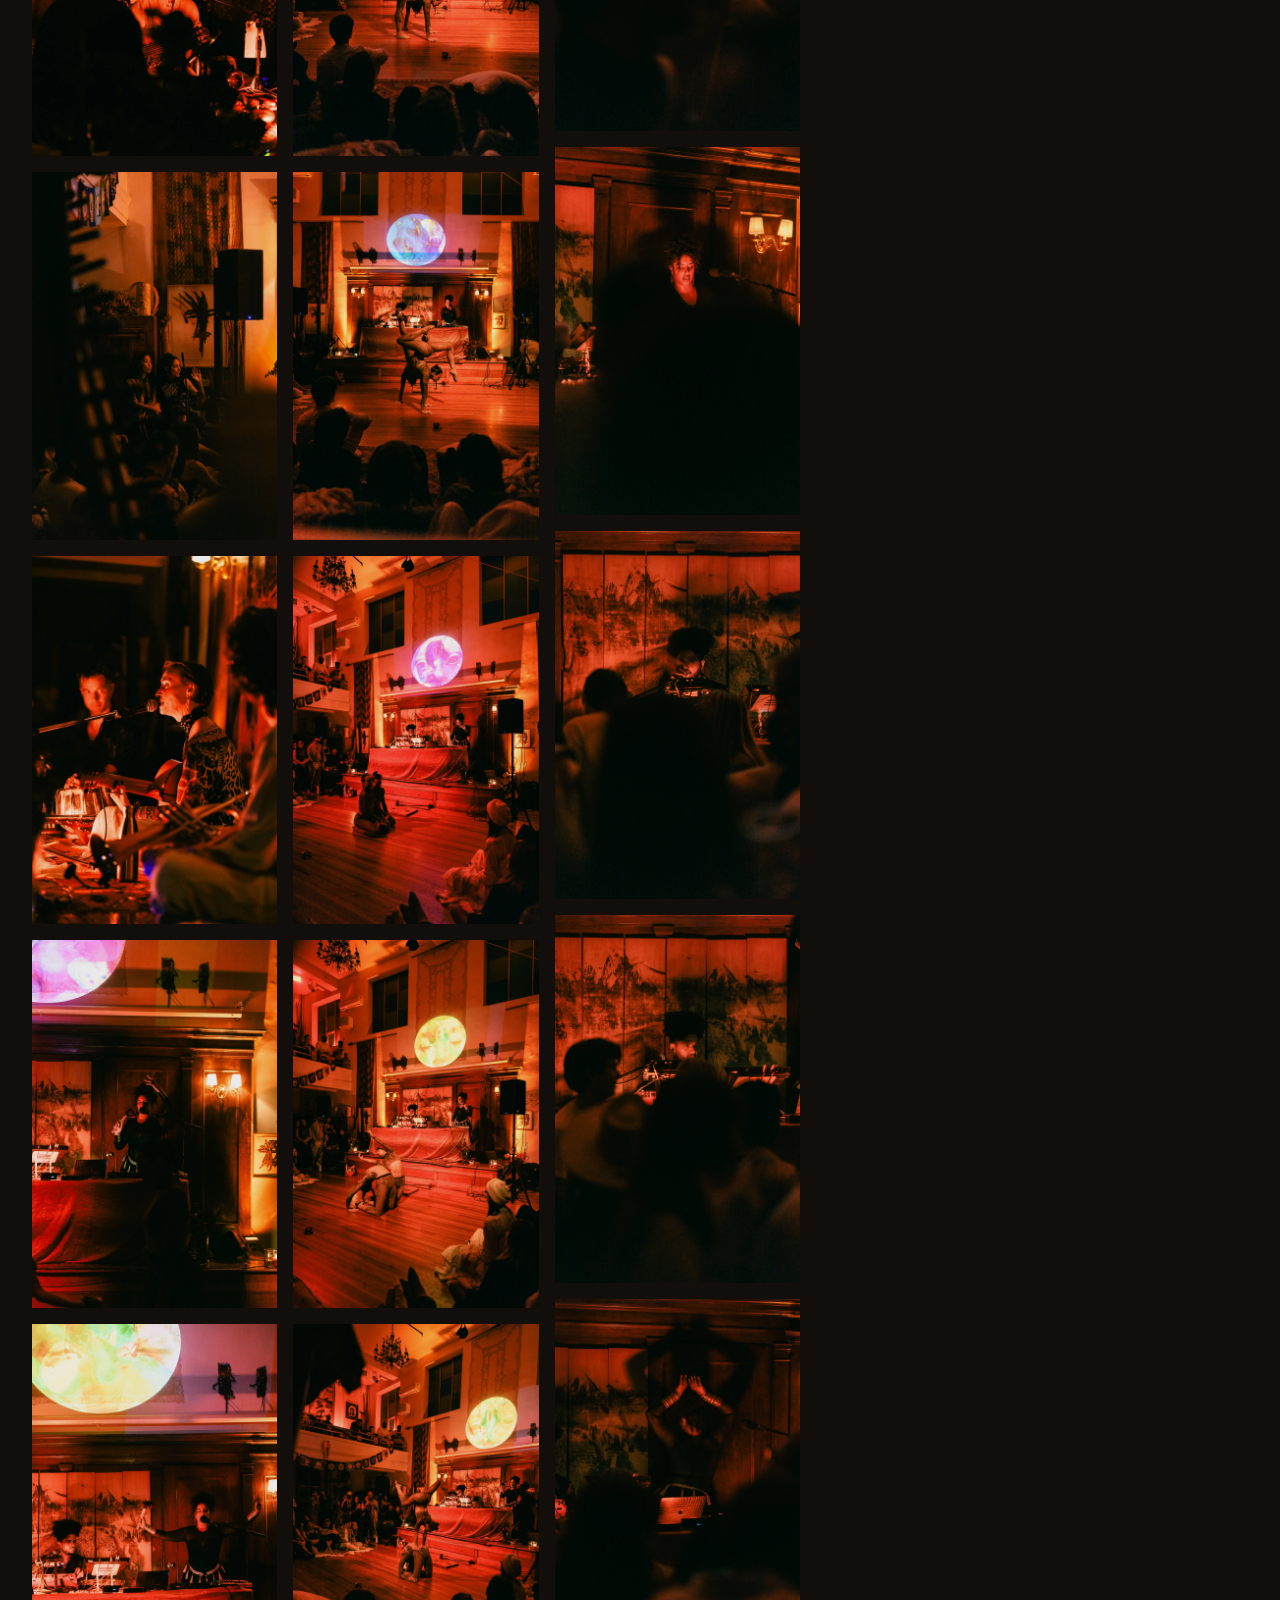
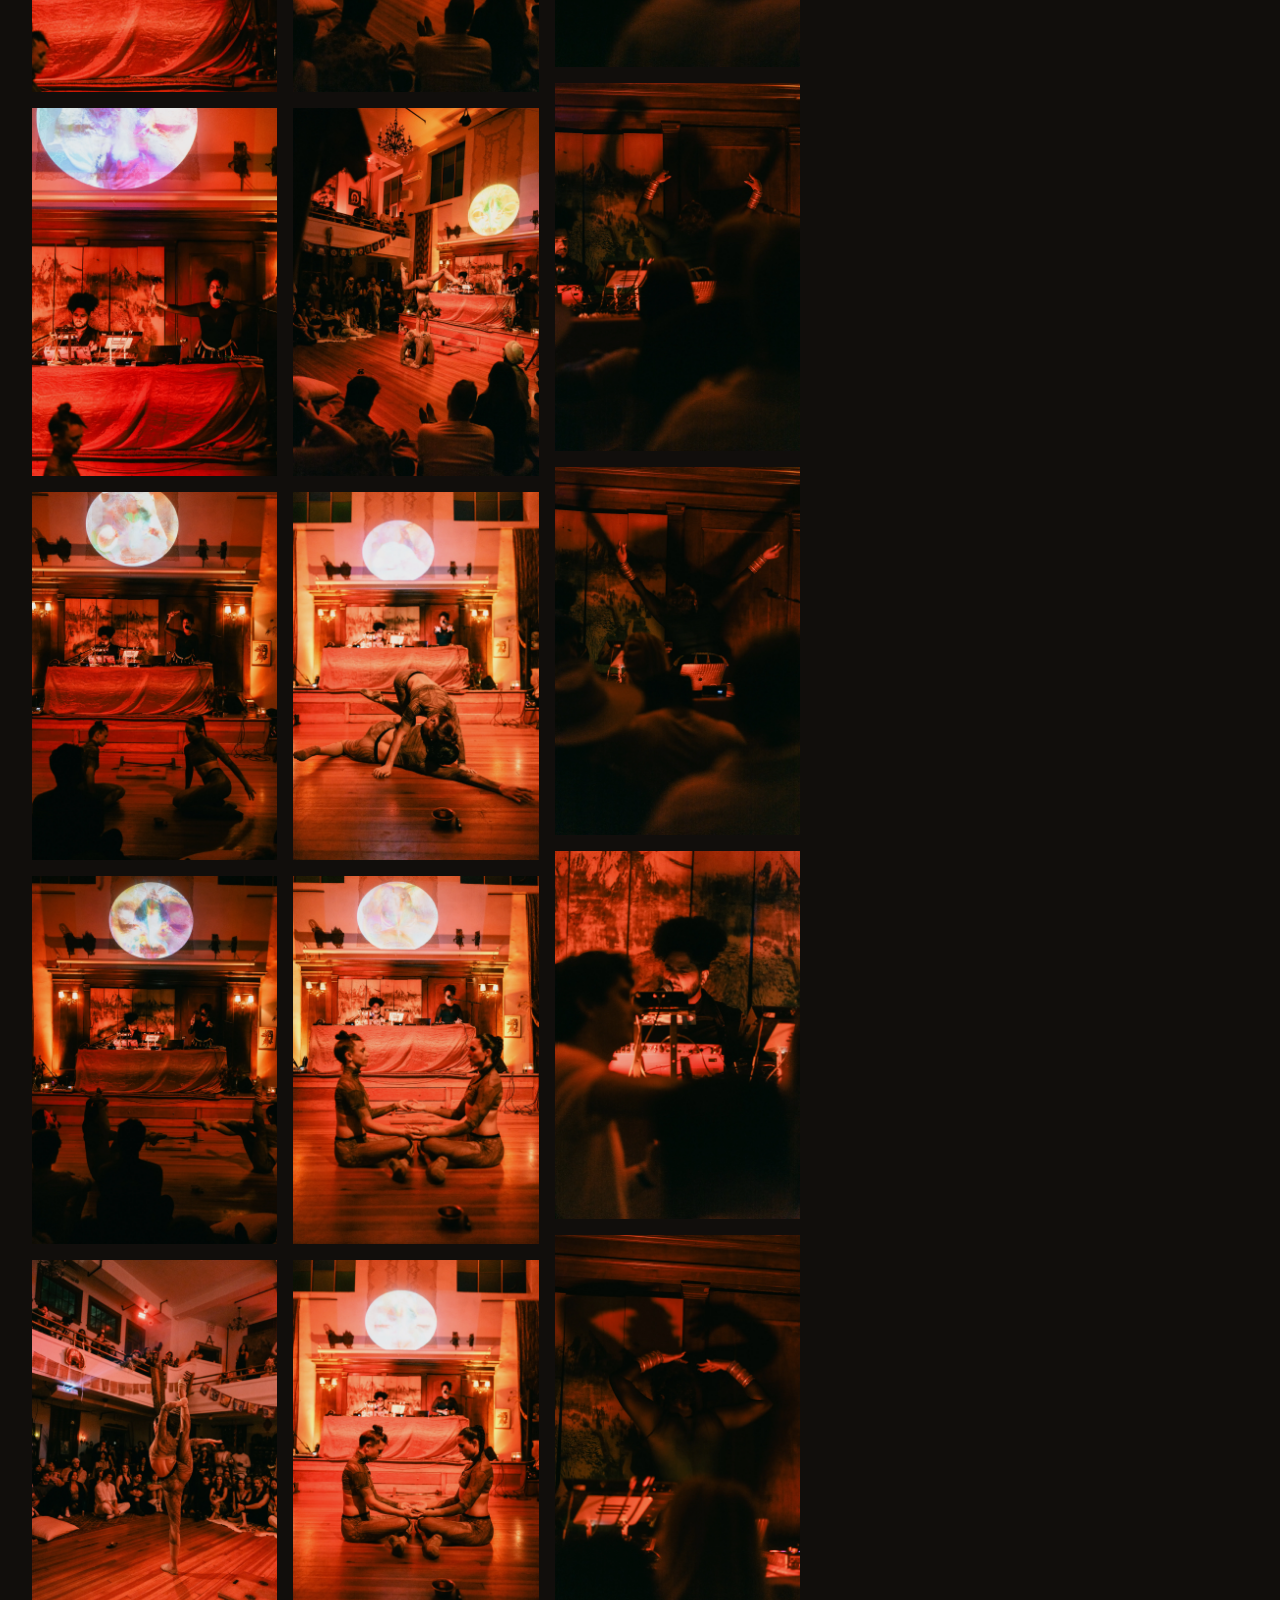
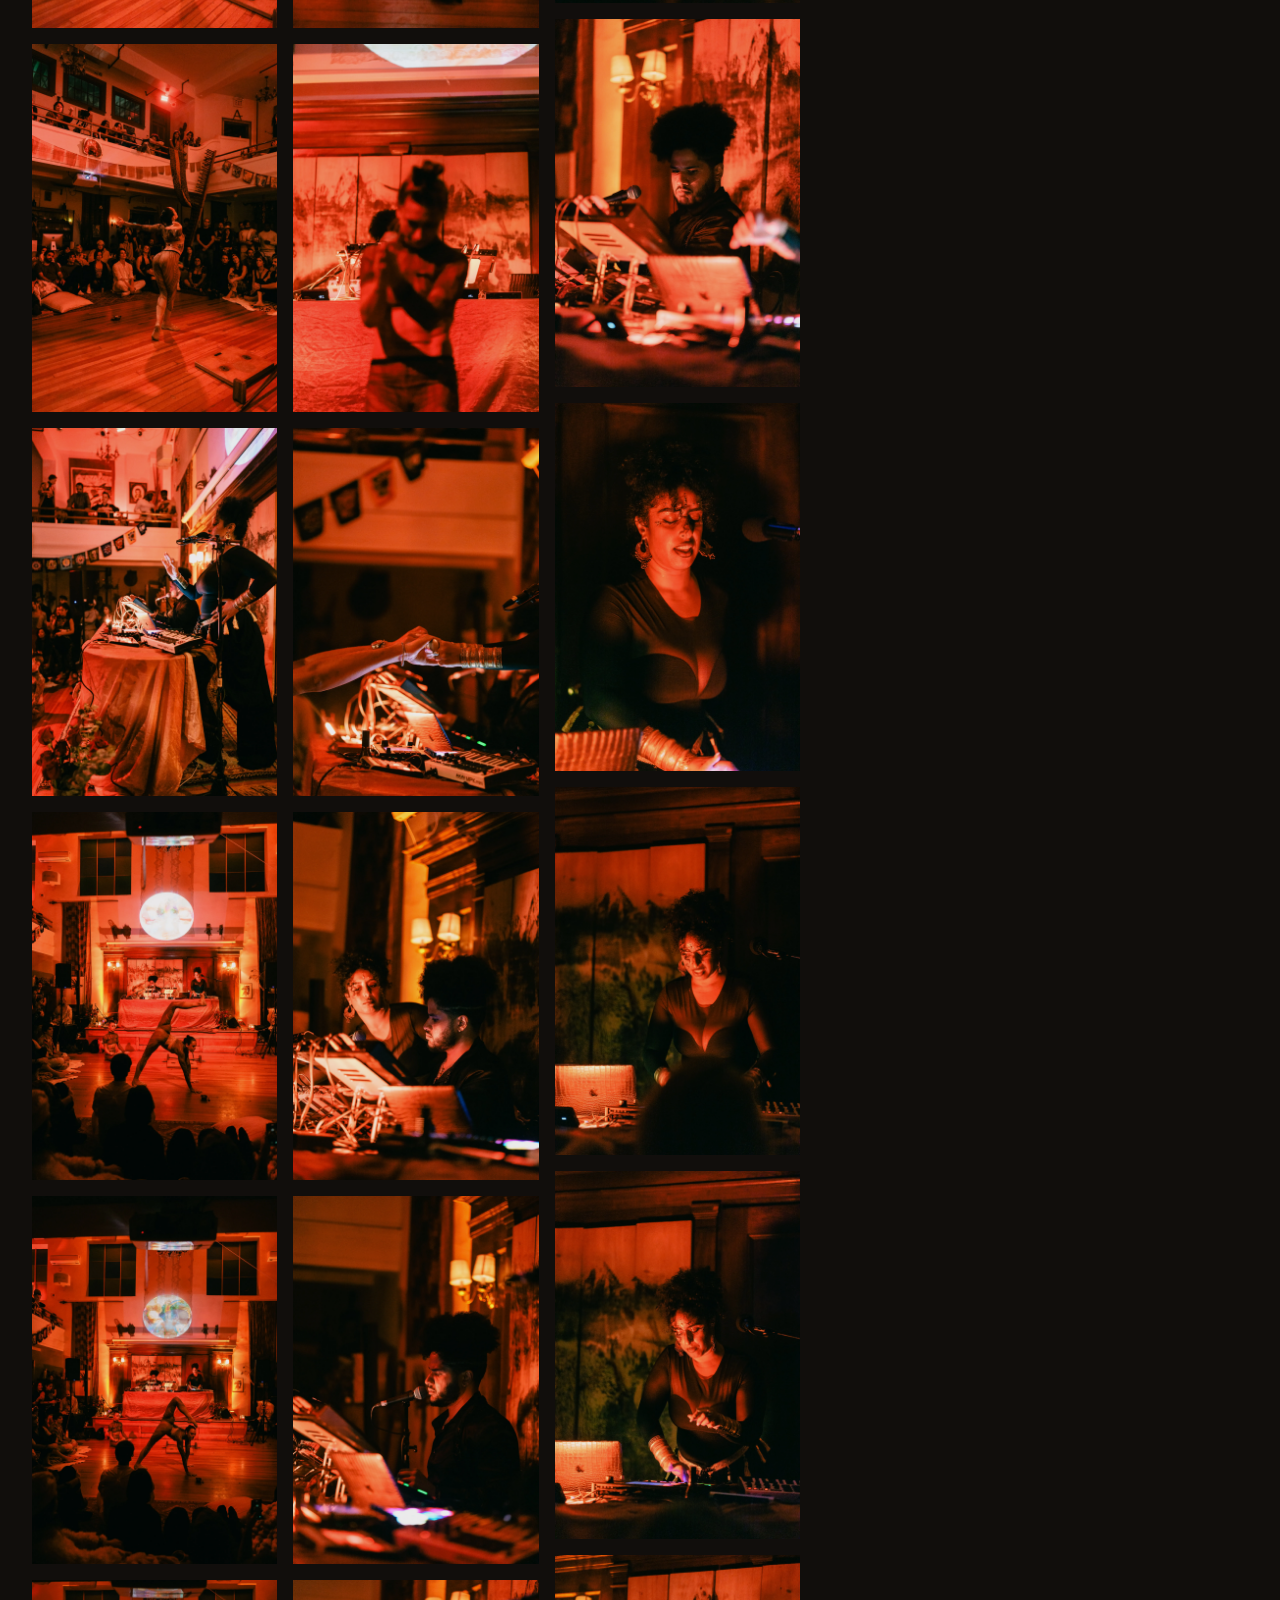
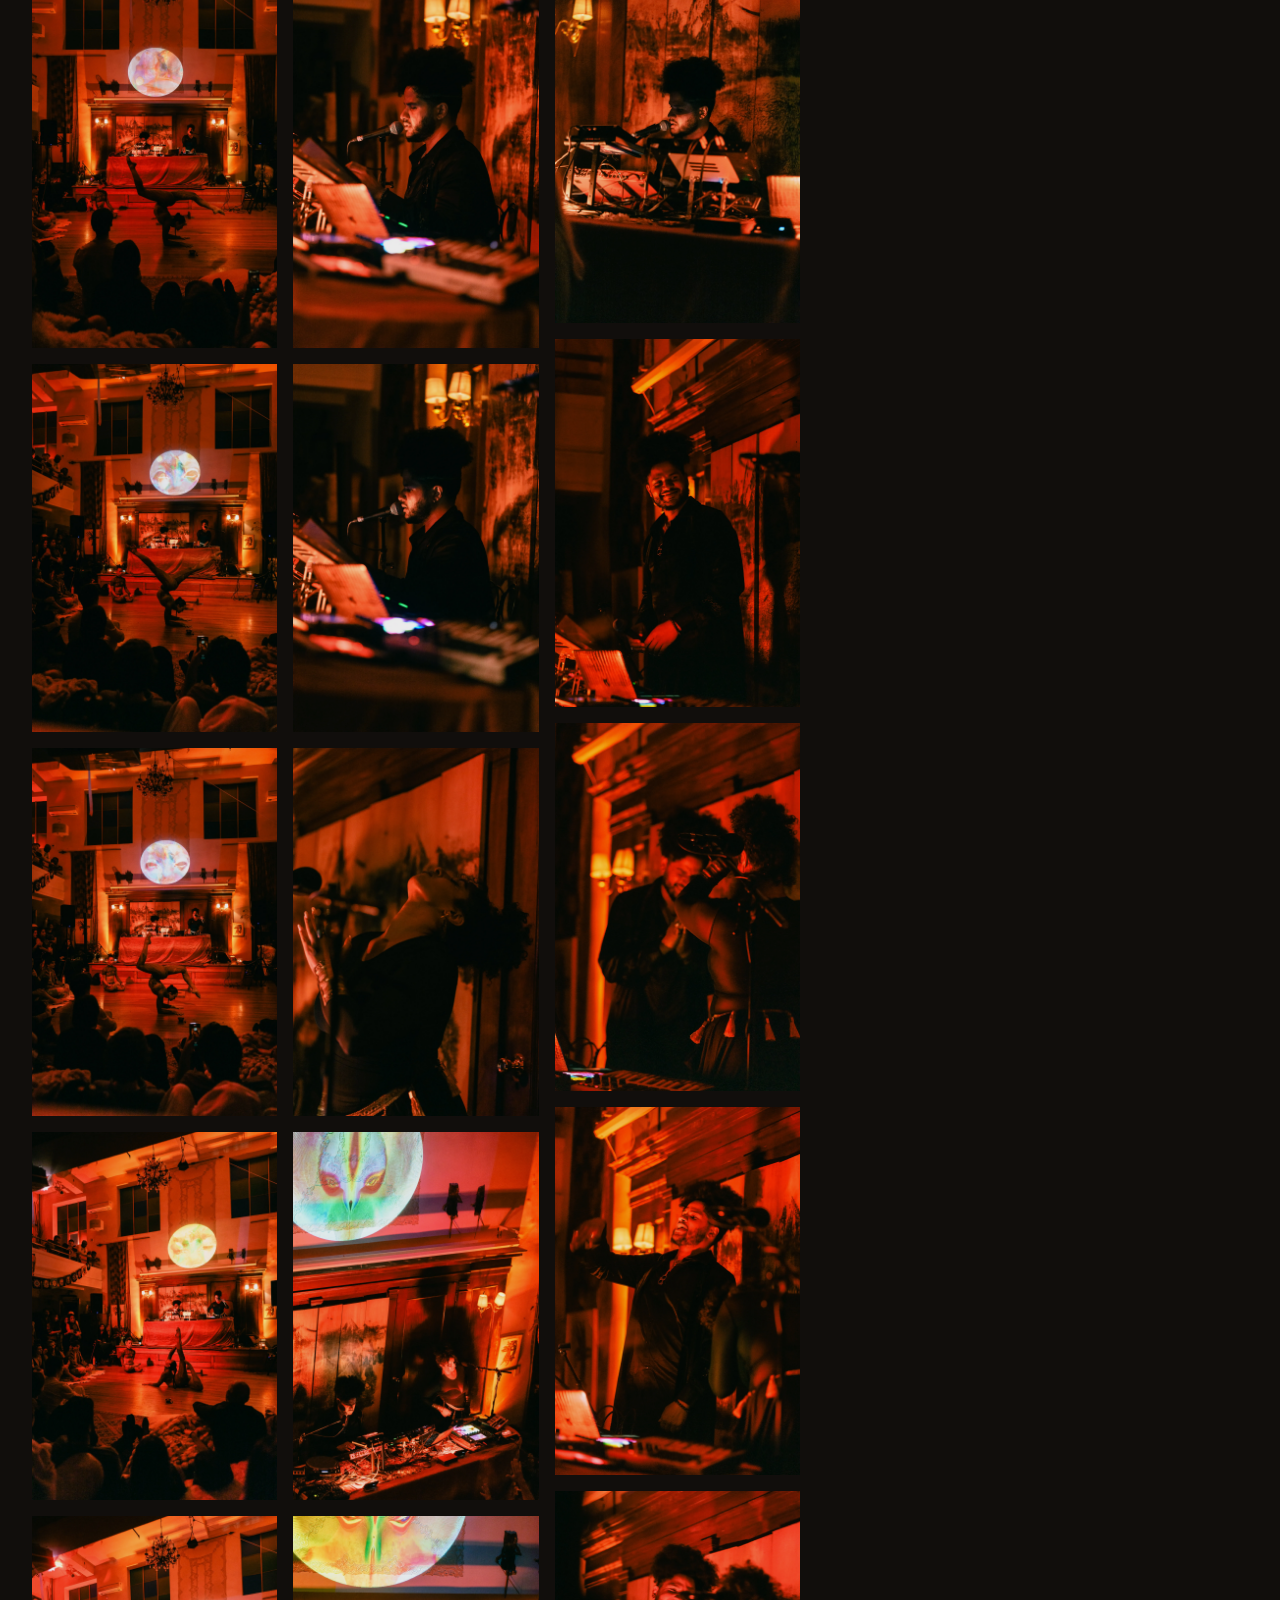
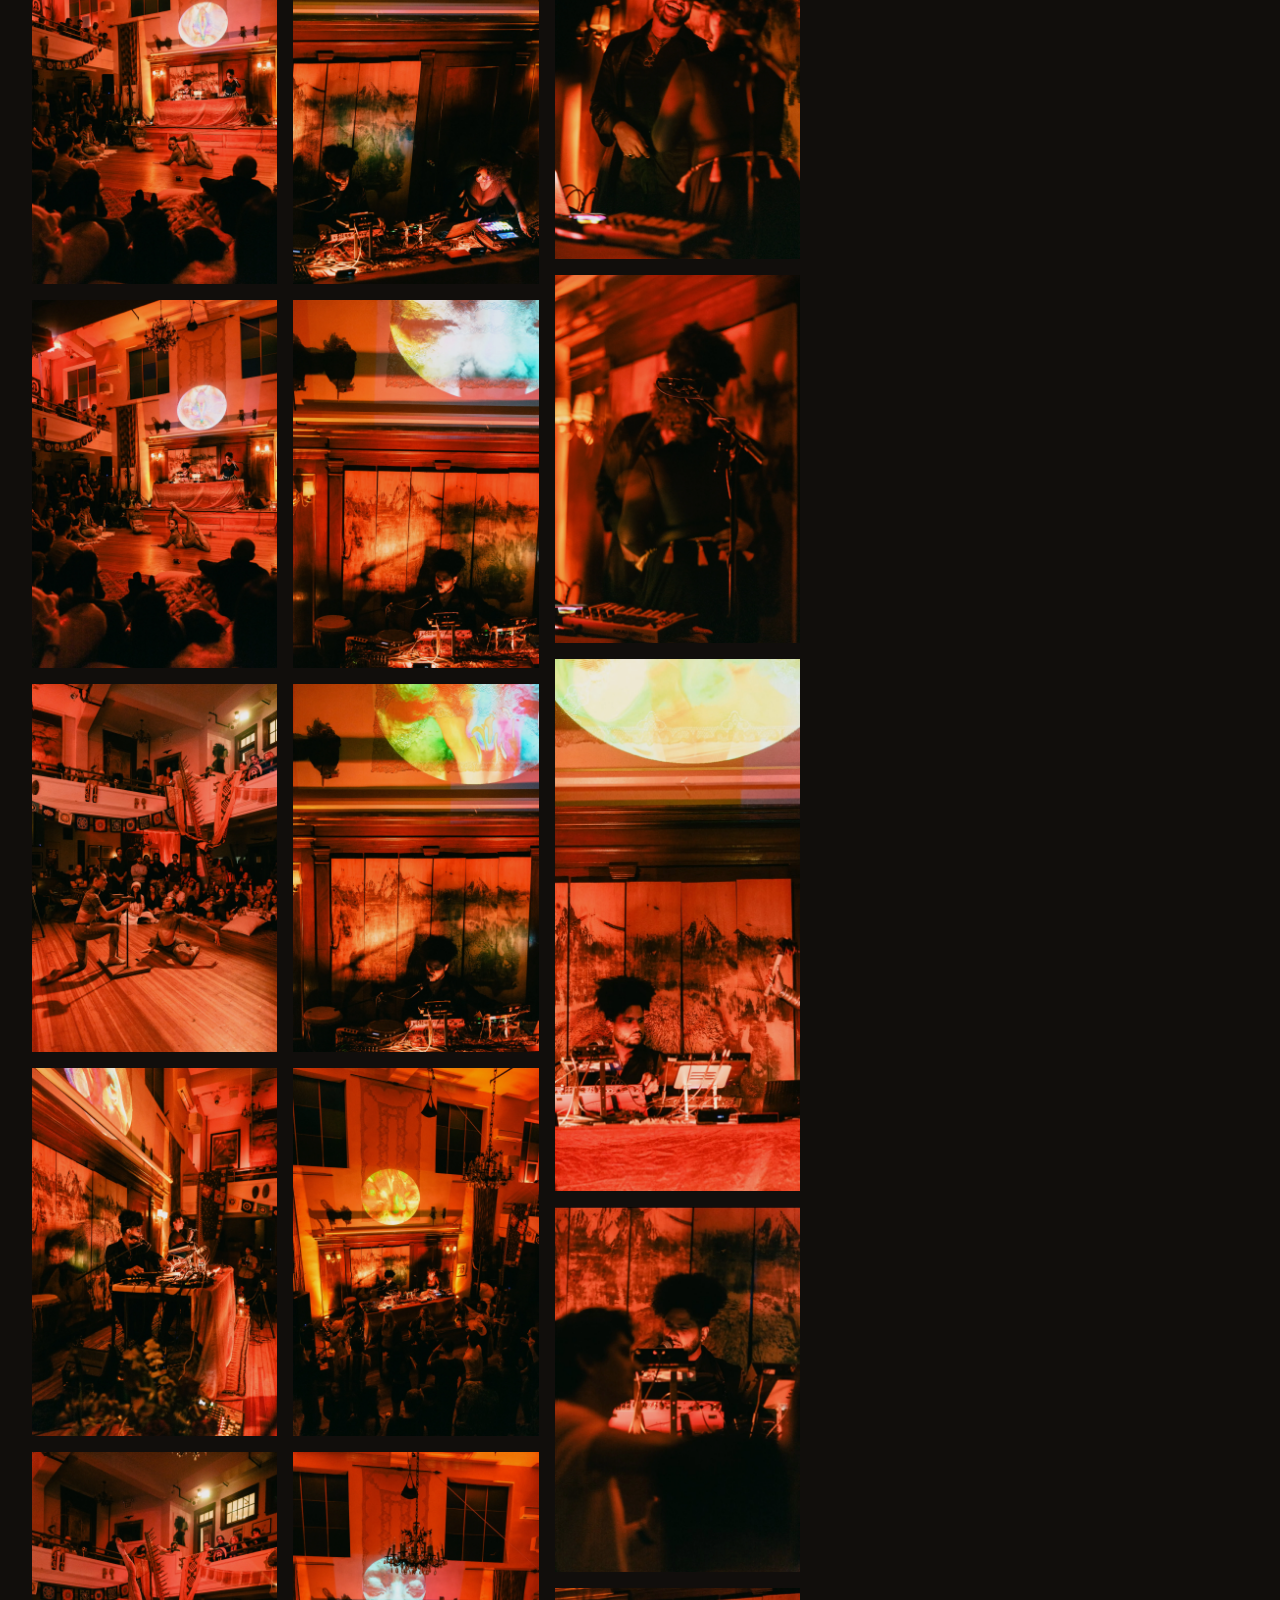
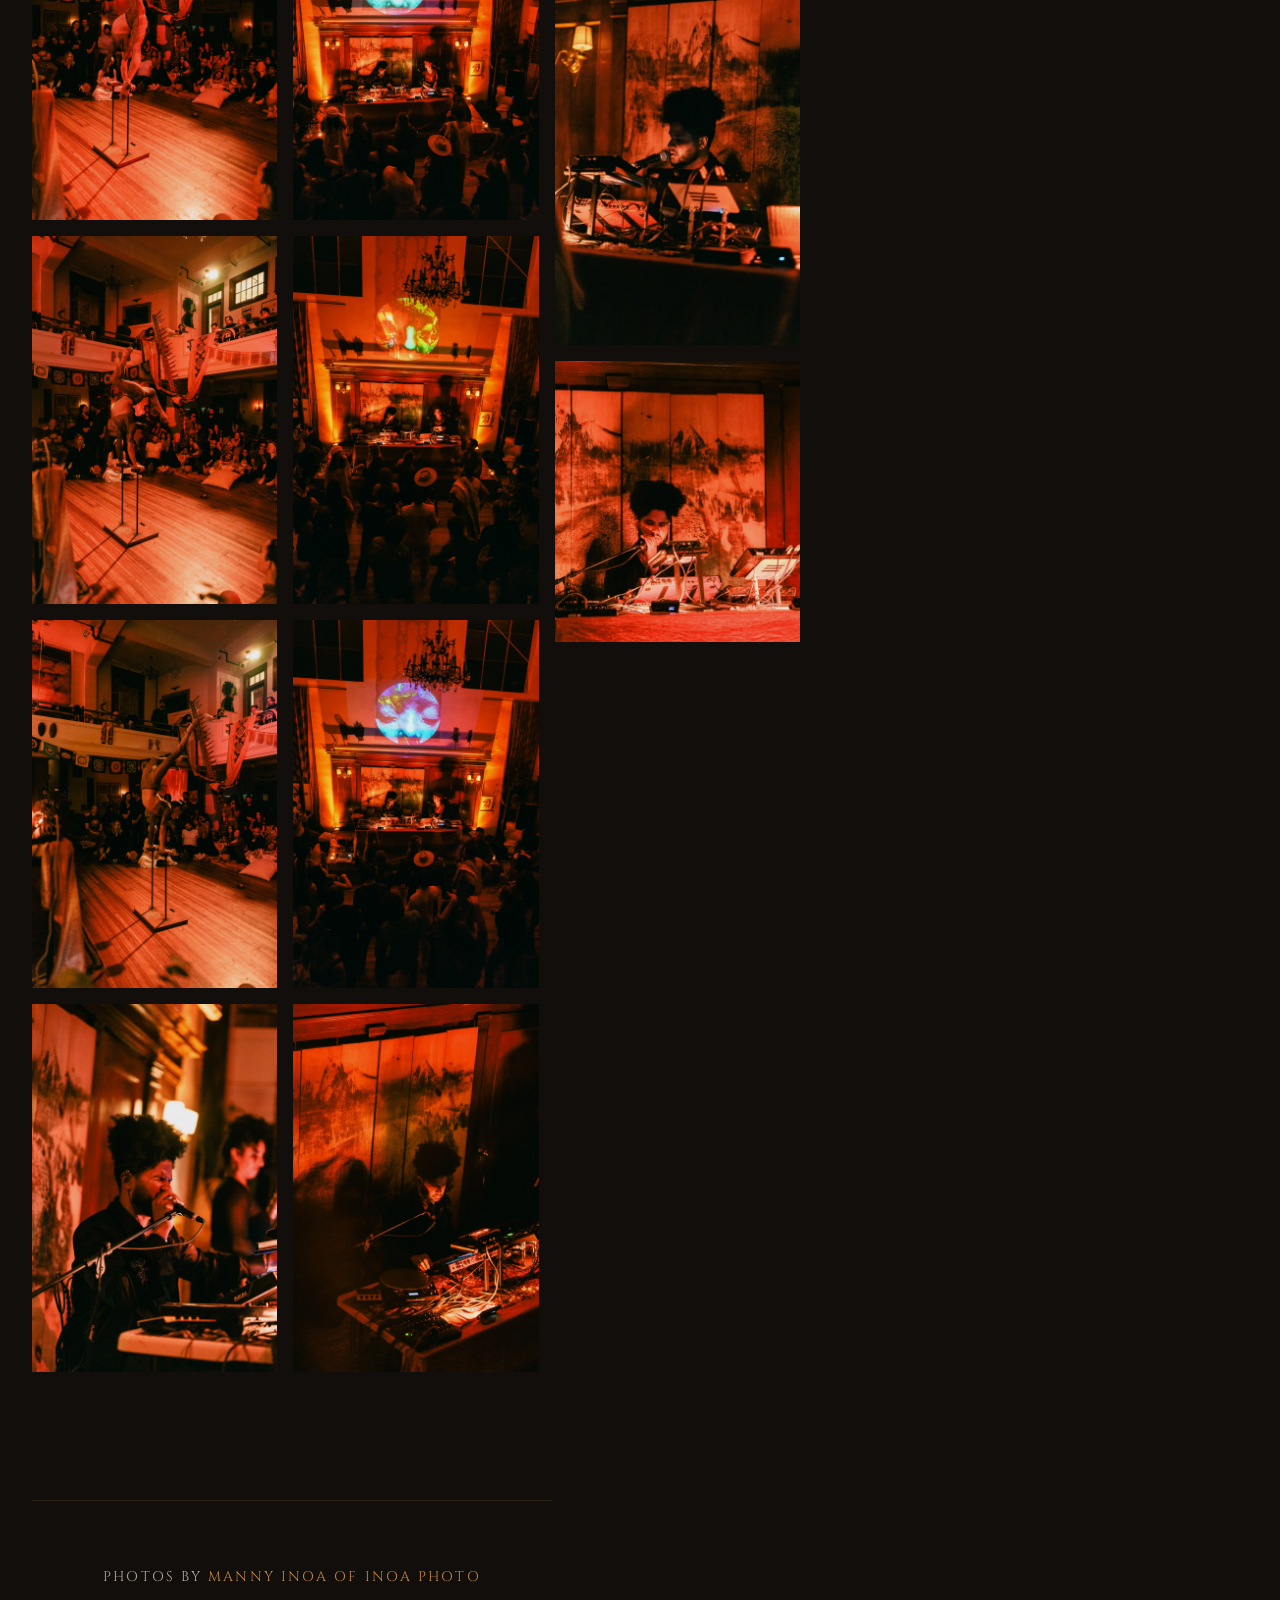
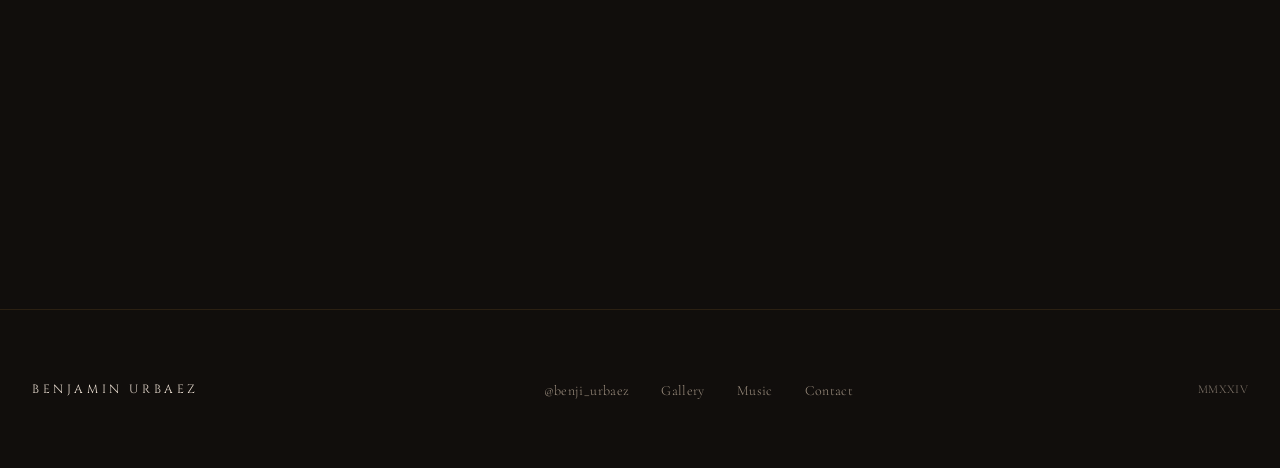
<file: gallery/index.html>
<!DOCTYPE html>
<html lang="en">
<head>
  <meta charset="UTF-8">
  <meta name="viewport" content="width=device-width, initial-scale=1.0">
  <title>Love Is Everything in Harlem | Benjamin Urbaez Gallery</title>
  <meta name="description" content="Love Is Everything in Harlem - photos by Manny Inoa of Inoa Photo. Benjamin Urbaez and Dreeemy live at Viewcy, Harlem NYC. Spiritual music, afrobeats, and spoken word performance photography.">
  <meta name="keywords" content="Benjamin Urbaez, Dreeemy, Harlem, NYC, live music, afrobeats, spiritual music, Viewcy, Inoa Photo, Manny Inoa, performance photography">
  <link rel="canonical" href="https://benjaminurbaez.com/gallery.html">
  <link rel="stylesheet" href="https://cdnjs.cloudflare.com/ajax/libs/font-awesome/6.5.1/css/all.min.css" integrity="sha512-DTOQO9RWCH3ppGqcWaEA1BIZOC6xxalwEsw9c2QQeAIftl+Vegovlnee1c9QX4TctnWMn13TZye+giMm8e2LwA==" crossorigin="anonymous" referrerpolicy="no-referrer">
  <link rel="stylesheet" href="/styles.css">
</head>
<body>

  <nav class="nav nav--sticky">
    <div class="container nav__inner">
      <a href="/" class="nav__logo">Benjamin Urbaez</a>
      <ul class="nav__links">
        <li><a href="/" class="nav__link">Home</a></li>
        <li><a href="/about/" class="nav__link">About</a></li>
        <li><a href="/gallery/" class="nav__link active">Gallery</a></li>
        <li><a href="/music/" class="nav__link">Music</a></li>
        <li><a href="/contact/" class="nav__link">Contact</a></li>
        <li><a href="https://www.instagram.com/benji_urbaez/" target="_blank" rel="noopener" class="nav__link nav__link--instagram" aria-label="Instagram"><i class="fa-brands fa-instagram"></i></a></li>
      </ul>
      <button class="nav__toggle" aria-label="Toggle navigation">
        <span></span>
        <span></span>
        <span></span>
      </button>
    </div>
  </nav>

  <header class="page-header">
    <div class="container">
      <h1 class="page-header__title animate-fade-in-up">Love Is Everything in Harlem</h1>
      <p class="page-header__subtitle animate-fade-in-up animate-delay-1">Photos by Manny Inoa</p>
      <div class="page-header__line animate-fade-in-up animate-delay-2"></div>
    </div>
  </header>

  <section class="section">
    <div class="container">
      <div class="gallery-layout">

        <div class="gallery-layout__main">
          <div class="gallery-grid">
            <div class="gallery-grid__item">
              <img src="/assets/frominoaphoto/251115.BenjiDreemy@Viewcy.edits-inoaphotos/DSC01634WEB.webp" alt="Global artist Benjamin Urbaez and DJ Dreeemy performing live at Viewcy in Harlem NYC with projected visuals and intimate audience" loading="lazy">
            </div>
            <div class="gallery-grid__item">
              <img src="/assets/frominoaphoto/251115.BenjiDreemy@Viewcy.edits-inoaphotos/DSC01637WEB.webp" alt="Global artist Benjamin Urbaez and DJ Dreeemy on stage at Viewcy Harlem with warm amber lighting and live electronic music setup" loading="lazy">
            </div>
            <div class="gallery-grid__item">
              <img src="/assets/frominoaphoto/251115.BenjiDreemy@Viewcy.edits-inoaphotos/DSC01639WEB.webp" alt="Global artist Benjamin Urbaez and DJ Dreeemy performing spiritual music live at Love Is Everything event in Harlem" loading="lazy">
            </div>
            <div class="gallery-grid__item">
              <img src="/assets/frominoaphoto/251115.BenjiDreemy@Viewcy.edits-inoaphotos/DSC01643WEB.webp" alt="Global artist Benjamin Urbaez and DJ Dreeemy live afrobeats performance by Benjamin Urbaez at Viewcy venue Harlem New York" loading="lazy">
            </div>
            <div class="gallery-grid__item">
              <img src="/assets/frominoaphoto/251115.BenjiDreemy@Viewcy.edits-inoaphotos/DSC01646WEB.webp" alt="Global artist Benjamin Urbaez and DJ Dreeemy Dominican-American musician performing spoken word at Harlem venue" loading="lazy">
            </div>
            <div class="gallery-grid__item">
              <img src="/assets/frominoaphoto/251115.BenjiDreemy@Viewcy.edits-inoaphotos/DSC01647WEB.webp" alt="Global artist Benjamin Urbaez and DJ Dreeemy intimate live music ceremony with Benjamin Urbaez at Viewcy Harlem" loading="lazy">
            </div>
            <div class="gallery-grid__item">
              <img src="/assets/frominoaphoto/251115.BenjiDreemy@Viewcy.edits-inoaphotos/DSC01649WEB.webp" alt="Global artist Benjamin Urbaez and DJ Dreeemy live performance atmosphere with warm stage lighting in Harlem NYC" loading="lazy">
            </div>
            <div class="gallery-grid__item">
              <img src="/assets/frominoaphoto/251115.BenjiDreemy@Viewcy.edits-inoaphotos/DSC01650WEB.webp" alt="Global artist Benjamin Urbaez and DJ Dreeemy audience absorbed in live show at Viewcy Harlem" loading="lazy">
            </div>
            <div class="gallery-grid__item">
              <img src="/assets/frominoaphoto/251115.BenjiDreemy@Viewcy.edits-inoaphotos/DSC01653WEB.webp" alt="Global artist Benjamin Urbaez and DJ Dreeemy creating spiritual soundscapes with electronic instruments at Harlem performance" loading="lazy">
            </div>
            <div class="gallery-grid__item">
              <img src="/assets/frominoaphoto/251115.BenjiDreemy@Viewcy.edits-inoaphotos/DSC01655WEB.webp" alt="Global artist Benjamin Urbaez and DJ Dreeemy live improvisational music at Love Is Everything Harlem event" loading="lazy">
            </div>
            <div class="gallery-grid__item">
              <img src="/assets/frominoaphoto/251115.BenjiDreemy@Viewcy.edits-inoaphotos/DSC01657WEB.webp" alt="Global artist Benjamin Urbaez and DJ Dreeemy performing with microphone and loop station at Viewcy Harlem" loading="lazy">
            </div>
            <div class="gallery-grid__item">
              <img src="/assets/frominoaphoto/251115.BenjiDreemy@Viewcy.edits-inoaphotos/DSC01658WEB.webp" alt="Global artist Benjamin Urbaez and DJ Dreeemy atmospheric shot of live set with warm amber and red lighting" loading="lazy">
            </div>
            <div class="gallery-grid__item">
              <img src="/assets/frominoaphoto/251115.BenjiDreemy@Viewcy.edits-inoaphotos/DSC01659WEB.webp" alt="Global artist Benjamin Urbaez and DJ Dreeemy global music performer on stage at intimate Harlem venue" loading="lazy">
            </div>
            <div class="gallery-grid__item">
              <img src="/assets/frominoaphoto/251115.BenjiDreemy@Viewcy.edits-inoaphotos/DSC01660WEB.webp" alt="Global artist Benjamin Urbaez and DJ Dreeemy live spiritual music ceremony at Viewcy NYC" loading="lazy">
            </div>
            <div class="gallery-grid__item">
              <img src="/assets/frominoaphoto/251115.BenjiDreemy@Viewcy.edits-inoaphotos/DSC01661WEB.webp" alt="Global artist Benjamin Urbaez and DJ Dreeemy performing afrobeats and spoken word at Love Is Everything in Harlem" loading="lazy">
            </div>
            <div class="gallery-grid__item">
              <img src="/assets/frominoaphoto/251115.BenjiDreemy@Viewcy.edits-inoaphotos/DSC01662WEB.webp" alt="Global artist Benjamin Urbaez and DJ Dreeemy candid performance moment at Viewcy Harlem event" loading="lazy">
            </div>
            <div class="gallery-grid__item">
              <img src="/assets/frominoaphoto/251115.BenjiDreemy@Viewcy.edits-inoaphotos/DSC01663WEB.webp" alt="Global artist Benjamin Urbaez and DJ Dreeemy and live electronics setup at spiritual music gathering in Harlem" loading="lazy">
            </div>
            <div class="gallery-grid__item">
              <img src="/assets/frominoaphoto/251115.BenjiDreemy@Viewcy.edits-inoaphotos/DSC01664WEB.webp" alt="Global artist Benjamin Urbaez and DJ Dreeemy wide shot of performance space at Viewcy with audience in Harlem NYC" loading="lazy">
            </div>
            <div class="gallery-grid__item">
              <img src="/assets/frominoaphoto/251115.BenjiDreemy@Viewcy.edits-inoaphotos/DSC01665WEB.webp" alt="Global artist Benjamin Urbaez and DJ Dreeemy Dominican heritage musician performing live in New York City" loading="lazy">
            </div>
            <div class="gallery-grid__item">
              <img src="/assets/frominoaphoto/251115.BenjiDreemy@Viewcy.edits-inoaphotos/DSC01668WEB.webp" alt="Global artist Benjamin Urbaez and DJ Dreeemy intimate audience view of live show at Viewcy Harlem" loading="lazy">
            </div>
            <div class="gallery-grid__item">
              <img src="/assets/frominoaphoto/251115.BenjiDreemy@Viewcy.edits-inoaphotos/DSC01669WEB.webp" alt="Global artist Benjamin Urbaez and DJ Dreeemy performing with projected art visuals overhead at Harlem venue" loading="lazy">
            </div>
            <div class="gallery-grid__item">
              <img src="/assets/frominoaphoto/251115.BenjiDreemy@Viewcy.edits-inoaphotos/DSC01670WEB.webp" alt="Global artist Benjamin Urbaez and DJ Dreeemy audience immersed in live spiritual music experience in Harlem" loading="lazy">
            </div>
            <div class="gallery-grid__item">
              <img src="/assets/frominoaphoto/251115.BenjiDreemy@Viewcy.edits-inoaphotos/DSC01671WEB.webp" alt="Global artist Benjamin Urbaez and DJ Dreeemy world touring musician captured live at Viewcy Harlem NYC" loading="lazy">
            </div>
            <div class="gallery-grid__item">
              <img src="/assets/frominoaphoto/251115.BenjiDreemy@Viewcy.edits-inoaphotos/DSC01672WEB.webp" alt="Global artist Benjamin Urbaez and DJ Dreeemy close-up performing spoken word poetry at Harlem music event" loading="lazy">
            </div>
            <div class="gallery-grid__item">
              <img src="/assets/frominoaphoto/251115.BenjiDreemy@Viewcy.edits-inoaphotos/DSC01674WEB.webp" alt="Global artist Benjamin Urbaez and DJ Dreeemy live set with looping equipment and warm stage lighting" loading="lazy">
            </div>
            <div class="gallery-grid__item">
              <img src="/assets/frominoaphoto/251115.BenjiDreemy@Viewcy.edits-inoaphotos/DSC01676WEB.webp" alt="Global artist Benjamin Urbaez and DJ Dreeemy spiritual afrobeats musician performing at Love Is Everything event" loading="lazy">
            </div>
            <div class="gallery-grid__item">
              <img src="/assets/frominoaphoto/251115.BenjiDreemy@Viewcy.edits-inoaphotos/DSC01678WEB.webp" alt="Global artist Benjamin Urbaez and DJ Dreeemy stage view of live performance at Viewcy venue in Harlem" loading="lazy">
            </div>
            <div class="gallery-grid__item">
              <img src="/assets/frominoaphoto/251115.BenjiDreemy@Viewcy.edits-inoaphotos/DSC01679WEB.webp" alt="Global artist Benjamin Urbaez and DJ Dreeemy performing indigenous-influenced music at intimate Harlem gathering" loading="lazy">
            </div>
            <div class="gallery-grid__item">
              <img src="/assets/frominoaphoto/251115.BenjiDreemy@Viewcy.edits-inoaphotos/DSC01680WEB.webp" alt="Global artist Benjamin Urbaez and DJ Dreeemy moody atmospheric capture on stage in Harlem NYC" loading="lazy">
            </div>
            <div class="gallery-grid__item">
              <img src="/assets/frominoaphoto/251115.BenjiDreemy@Viewcy.edits-inoaphotos/DSC01681WEB.webp" alt="Global artist Benjamin Urbaez and DJ Dreeemy live music ceremony with red and amber lighting at Viewcy" loading="lazy">
            </div>
            <div class="gallery-grid__item">
              <img src="/assets/frominoaphoto/251115.BenjiDreemy@Viewcy.edits-inoaphotos/DSC01682WEB.webp" alt="Global artist Benjamin Urbaez and DJ Dreeemy Dominican-American artist in live performance at Harlem venue" loading="lazy">
            </div>
            <div class="gallery-grid__item">
              <img src="/assets/frominoaphoto/251115.BenjiDreemy@Viewcy.edits-inoaphotos/DSC01683WEB.webp" alt="Global artist Benjamin Urbaez and DJ Dreeemy creating live soundscapes with electronic instruments at Love Is Everything" loading="lazy">
            </div>
            <div class="gallery-grid__item">
              <img src="/assets/frominoaphoto/251115.BenjiDreemy@Viewcy.edits-inoaphotos/DSC01684WEB.webp" alt="Global artist Benjamin Urbaez and DJ Dreeemy audience perspective of spiritual music performance in Harlem" loading="lazy">
            </div>
            <div class="gallery-grid__item">
              <img src="/assets/frominoaphoto/251115.BenjiDreemy@Viewcy.edits-inoaphotos/DSC01685WEB.webp" alt="Global artist Benjamin Urbaez and DJ Dreeemy performing bilingual spoken word and afrobeats at Viewcy NYC" loading="lazy">
            </div>
            <div class="gallery-grid__item">
              <img src="/assets/frominoaphoto/251115.BenjiDreemy@Viewcy.edits-inoaphotos/DSC01686WEB.webp" alt="Global artist Benjamin Urbaez and DJ Dreeemy live improvisation moment at intimate Harlem music event" loading="lazy">
            </div>
            <div class="gallery-grid__item">
              <img src="/assets/frominoaphoto/251115.BenjiDreemy@Viewcy.edits-inoaphotos/DSC01688WEB.webp" alt="Global artist Benjamin Urbaez and DJ Dreeemy on stage with projected circular visuals at Viewcy Harlem" loading="lazy">
            </div>
            <div class="gallery-grid__item">
              <img src="/assets/frominoaphoto/251115.BenjiDreemy@Viewcy.edits-inoaphotos/DSC01690WEB.webp" alt="Global artist Benjamin Urbaez and DJ Dreeemy dancers performing during live show at Viewcy Harlem with amber stage lighting" loading="lazy">
            </div>
            <div class="gallery-grid__item">
              <img src="/assets/frominoaphoto/251115.BenjiDreemy@Viewcy.edits-inoaphotos/DSC01692WEB.webp" alt="Global artist Benjamin Urbaez and DJ Dreeemy global touring performer at Love Is Everything Harlem event" loading="lazy">
            </div>
            <div class="gallery-grid__item">
              <img src="/assets/frominoaphoto/251115.BenjiDreemy@Viewcy.edits-inoaphotos/DSC01693WEB.webp" alt="Global artist Benjamin Urbaez and DJ Dreeemy live at Viewcy Harlem with warm atmospheric lighting" loading="lazy">
            </div>
            <div class="gallery-grid__item">
              <img src="/assets/frominoaphoto/251115.BenjiDreemy@Viewcy.edits-inoaphotos/DSC01694WEB.webp" alt="Global artist Benjamin Urbaez and DJ Dreeemy intimate spiritual music gathering in Harlem New York" loading="lazy">
            </div>
            <div class="gallery-grid__item">
              <img src="/assets/frominoaphoto/251115.BenjiDreemy@Viewcy.edits-inoaphotos/DSC01696WEB.webp" alt="Global artist Benjamin Urbaez and DJ Dreeemy performing with passion at Love Is Everything event in Harlem" loading="lazy">
            </div>
            <div class="gallery-grid__item">
              <img src="/assets/frominoaphoto/251115.BenjiDreemy@Viewcy.edits-inoaphotos/DSC01698WEB.webp" alt="Global artist Benjamin Urbaez and DJ Dreeemy live electronic music and vocals at Viewcy venue NYC" loading="lazy">
            </div>
            <div class="gallery-grid__item">
              <img src="/assets/frominoaphoto/251115.BenjiDreemy@Viewcy.edits-inoaphotos/DSC01699WEB.webp" alt="Global artist Benjamin Urbaez and DJ Dreeemy stage atmosphere at spiritual music ceremony in Harlem" loading="lazy">
            </div>
            <div class="gallery-grid__item">
              <img src="/assets/frominoaphoto/251115.BenjiDreemy@Viewcy.edits-inoaphotos/DSC01705WEB.webp" alt="Global artist Benjamin Urbaez and DJ Dreeemy commanding the stage at Viewcy Harlem live event" loading="lazy">
            </div>
            <div class="gallery-grid__item">
              <img src="/assets/frominoaphoto/251115.BenjiDreemy@Viewcy.edits-inoaphotos/DSC01707WEB.webp" alt="Global artist Benjamin Urbaez and DJ Dreeemy performing afrobeats fusion live at intimate Harlem gathering" loading="lazy">
            </div>
            <div class="gallery-grid__item">
              <img src="/assets/frominoaphoto/251115.BenjiDreemy@Viewcy.edits-inoaphotos/DSC01708WEB.webp" alt="Global artist Benjamin Urbaez and DJ Dreeemy close performance shot at Love Is Everything in Harlem NYC" loading="lazy">
            </div>
            <div class="gallery-grid__item">
              <img src="/assets/frominoaphoto/251115.BenjiDreemy@Viewcy.edits-inoaphotos/DSC01711WEB.webp" alt="Global artist Benjamin Urbaez and DJ Dreeemy musician from Queens NYC performing at Harlem venue" loading="lazy">
            </div>
            <div class="gallery-grid__item">
              <img src="/assets/frominoaphoto/251115.BenjiDreemy@Viewcy.edits-inoaphotos/DSC01712WEB.webp" alt="Global artist Benjamin Urbaez and DJ Dreeemy live music experience with warm amber lighting at Viewcy" loading="lazy">
            </div>
            <div class="gallery-grid__item">
              <img src="/assets/frominoaphoto/251115.BenjiDreemy@Viewcy.edits-inoaphotos/DSC01714WEB.webp" alt="Global artist Benjamin Urbaez and DJ Dreeemy on stage performing spiritual soundscapes at Harlem event" loading="lazy">
            </div>
            <div class="gallery-grid__item">
              <img src="/assets/frominoaphoto/251115.BenjiDreemy@Viewcy.edits-inoaphotos/DSC01715WEB.webp" alt="Global artist Benjamin Urbaez and DJ Dreeemy and audience sharing intimate music moment at Viewcy Harlem" loading="lazy">
            </div>
            <div class="gallery-grid__item">
              <img src="/assets/frominoaphoto/251115.BenjiDreemy@Viewcy.edits-inoaphotos/DSC01717WEB.webp" alt="Global artist Benjamin Urbaez and DJ Dreeemy live performance with electronic loops at Harlem NYC venue" loading="lazy">
            </div>
            <div class="gallery-grid__item">
              <img src="/assets/frominoaphoto/251115.BenjiDreemy@Viewcy.edits-inoaphotos/DSC01718WEB.webp" alt="Global artist Benjamin Urbaez and DJ Dreeemy atmospheric stage lighting during performance at Viewcy" loading="lazy">
            </div>
            <div class="gallery-grid__item">
              <img src="/assets/frominoaphoto/251115.BenjiDreemy@Viewcy.edits-inoaphotos/DSC01720WEB.webp" alt="DJ Dreeemy performing expressively during Love Is Everything show at Viewcy Harlem with dramatic lighting" loading="lazy">
            </div>
            <div class="gallery-grid__item">
              <img src="/assets/frominoaphoto/251115.BenjiDreemy@Viewcy.edits-inoaphotos/DSC01722WEB.webp" alt="Global artist Benjamin Urbaez and DJ Dreeemy collaboration live on stage at Harlem venue" loading="lazy">
            </div>
            <div class="gallery-grid__item">
              <img src="/assets/frominoaphoto/251115.BenjiDreemy@Viewcy.edits-inoaphotos/DSC01724WEB.webp" alt="Global artist Benjamin Urbaez and DJ Dreeemy world performer creating live music at intimate Harlem gathering" loading="lazy">
            </div>
            <div class="gallery-grid__item">
              <img src="/assets/frominoaphoto/251115.BenjiDreemy@Viewcy.edits-inoaphotos/DSC01725WEB.webp" alt="Global artist Benjamin Urbaez and DJ Dreeemy performing ancestral rhythms at Love Is Everything event" loading="lazy">
            </div>
            <div class="gallery-grid__item">
              <img src="/assets/frominoaphoto/251115.BenjiDreemy@Viewcy.edits-inoaphotos/DSC01727WEB.webp" alt="Global artist Benjamin Urbaez and DJ Dreeemy on microphone performing spoken word at Viewcy Harlem" loading="lazy">
            </div>
            <div class="gallery-grid__item">
              <img src="/assets/frominoaphoto/251115.BenjiDreemy@Viewcy.edits-inoaphotos/DSC01728WEB.webp" alt="Global artist Benjamin Urbaez and DJ Dreeemy live afrobeats spiritual music at intimate NYC event" loading="lazy">
            </div>
            <div class="gallery-grid__item">
              <img src="/assets/frominoaphoto/251115.BenjiDreemy@Viewcy.edits-inoaphotos/DSC01730WEB.webp" alt="Global artist Benjamin Urbaez and DJ Dreeemy stage shot performing at Viewcy venue in Harlem" loading="lazy">
            </div>
            <div class="gallery-grid__item">
              <img src="/assets/frominoaphoto/251115.BenjiDreemy@Viewcy.edits-inoaphotos/DSC01732WEB.webp" alt="Global artist Benjamin Urbaez and DJ Dreeemy live improvisation at Love Is Everything Harlem music ceremony" loading="lazy">
            </div>
            <div class="gallery-grid__item">
              <img src="/assets/frominoaphoto/251115.BenjiDreemy@Viewcy.edits-inoaphotos/DSC01734WEB.webp" alt="Global artist Benjamin Urbaez and DJ Dreeemy creating spiritual music live at Viewcy Harlem event" loading="lazy">
            </div>
            <div class="gallery-grid__item">
              <img src="/assets/frominoaphoto/251115.BenjiDreemy@Viewcy.edits-inoaphotos/DSC01735WEB.webp" alt="Global artist Benjamin Urbaez and DJ Dreeemy performing with electronic instruments at Harlem venue" loading="lazy">
            </div>
            <div class="gallery-grid__item">
              <img src="/assets/frominoaphoto/251115.BenjiDreemy@Viewcy.edits-inoaphotos/DSC01736WEB.webp" alt="Global artist Benjamin Urbaez and DJ Dreeemy live at Love Is Everything event with warm amber stage lighting" loading="lazy">
            </div>
            <div class="gallery-grid__item">
              <img src="/assets/frominoaphoto/251115.BenjiDreemy@Viewcy.edits-inoaphotos/DSC01737WEB.webp" alt="Global artist Benjamin Urbaez and DJ Dreeemy performing fusion music at intimate Harlem gathering" loading="lazy">
            </div>
            <div class="gallery-grid__item">
              <img src="/assets/frominoaphoto/251115.BenjiDreemy@Viewcy.edits-inoaphotos/DSC01740WEB.webp" alt="Global artist Benjamin Urbaez and DJ Dreeemy audience enjoying spiritual afrobeats performance at Viewcy Harlem" loading="lazy">
            </div>
            <div class="gallery-grid__item">
              <img src="/assets/frominoaphoto/251115.BenjiDreemy@Viewcy.edits-inoaphotos/DSC01743WEB.webp" alt="Global artist Benjamin Urbaez and DJ Dreeemy on stage at Viewcy performing live for Harlem audience" loading="lazy">
            </div>
            <div class="gallery-grid__item">
              <img src="/assets/frominoaphoto/251115.BenjiDreemy@Viewcy.edits-inoaphotos/DSC01745WEB.webp" alt="Global artist Benjamin Urbaez and DJ Dreeemy live performance atmosphere at Love Is Everything event NYC" loading="lazy">
            </div>
            <div class="gallery-grid__item">
              <img src="/assets/frominoaphoto/251115.BenjiDreemy@Viewcy.edits-inoaphotos/DSC01746WEB.webp" alt="Global artist Benjamin Urbaez and DJ Dreeemy Dominican-American performer at Viewcy Harlem event" loading="lazy">
            </div>
            <div class="gallery-grid__item">
              <img src="/assets/frominoaphoto/251115.BenjiDreemy@Viewcy.edits-inoaphotos/DSC01747WEB.webp" alt="Global artist Benjamin Urbaez and DJ Dreeemy live music collaboration at Harlem venue" loading="lazy">
            </div>
            <div class="gallery-grid__item">
              <img src="/assets/frominoaphoto/251115.BenjiDreemy@Viewcy.edits-inoaphotos/DSC01748WEB.webp" alt="Global artist Benjamin Urbaez and DJ Dreeemy performing with deep spiritual energy at Viewcy Harlem" loading="lazy">
            </div>
            <div class="gallery-grid__item">
              <img src="/assets/frominoaphoto/251115.BenjiDreemy@Viewcy.edits-inoaphotos/DSC01756WEB.webp" alt="Global artist Benjamin Urbaez and DJ Dreeemy live spoken word and music at Love Is Everything Harlem" loading="lazy">
            </div>
            <div class="gallery-grid__item">
              <img src="/assets/frominoaphoto/251115.BenjiDreemy@Viewcy.edits-inoaphotos/DSC01758WEB.webp" alt="Global artist Benjamin Urbaez and DJ Dreeemy global touring artist performing live at Harlem NYC venue" loading="lazy">
            </div>
            <div class="gallery-grid__item">
              <img src="/assets/frominoaphoto/251115.BenjiDreemy@Viewcy.edits-inoaphotos/DSC01761WEB.webp" alt="Global artist Benjamin Urbaez and DJ Dreeemy performing indigenous-influenced rhythms at Viewcy event" loading="lazy">
            </div>
            <div class="gallery-grid__item">
              <img src="/assets/frominoaphoto/251115.BenjiDreemy@Viewcy.edits-inoaphotos/DSC01762WEB.webp" alt="DJ Dreeemy performing with raised arms and bracelets during Love Is Everything show at Viewcy Harlem" loading="lazy">
            </div>
            <div class="gallery-grid__item">
              <img src="/assets/frominoaphoto/251115.BenjiDreemy@Viewcy.edits-inoaphotos/DSC01764WEB.webp" alt="Global artist Benjamin Urbaez and DJ Dreeemy live music ceremony with warm lighting at Harlem venue" loading="lazy">
            </div>
            <div class="gallery-grid__item">
              <img src="/assets/frominoaphoto/251115.BenjiDreemy@Viewcy.edits-inoaphotos/DSC01765WEB.webp" alt="Global artist Benjamin Urbaez and DJ Dreeemy performing spiritual afrobeats at intimate NYC gathering" loading="lazy">
            </div>
            <div class="gallery-grid__item">
              <img src="/assets/frominoaphoto/251115.BenjiDreemy@Viewcy.edits-inoaphotos/DSC01767WEB.webp" alt="Global artist Benjamin Urbaez and DJ Dreeemy live at Love Is Everything in Harlem" loading="lazy">
            </div>
            <div class="gallery-grid__item">
              <img src="/assets/frominoaphoto/251115.BenjiDreemy@Viewcy.edits-inoaphotos/DSC01770WEB.webp" alt="Global artist Benjamin Urbaez and DJ Dreeemy on stage creating live soundscapes at Viewcy Harlem" loading="lazy">
            </div>
            <div class="gallery-grid__item">
              <img src="/assets/frominoaphoto/251115.BenjiDreemy@Viewcy.edits-inoaphotos/DSC01771WEB.webp" alt="Global artist Benjamin Urbaez and DJ Dreeemy performing bilingual music at Harlem spiritual gathering" loading="lazy">
            </div>
            <div class="gallery-grid__item">
              <img src="/assets/frominoaphoto/251115.BenjiDreemy@Viewcy.edits-inoaphotos/DSC01778WEB.webp" alt="Global artist Benjamin Urbaez and DJ Dreeemy live performance close-up at Viewcy Harlem NYC" loading="lazy">
            </div>
            <div class="gallery-grid__item">
              <img src="/assets/frominoaphoto/251115.BenjiDreemy@Viewcy.edits-inoaphotos/DSC01781WEB.webp" alt="Global artist Benjamin Urbaez and DJ Dreeemy and audience at Love Is Everything music event in Harlem" loading="lazy">
            </div>
            <div class="gallery-grid__item">
              <img src="/assets/frominoaphoto/251115.BenjiDreemy@Viewcy.edits-inoaphotos/DSC01786WEB.webp" alt="Global artist Benjamin Urbaez and DJ Dreeemy performing with spiritual intensity at Harlem venue" loading="lazy">
            </div>
            <div class="gallery-grid__item">
              <img src="/assets/frominoaphoto/251115.BenjiDreemy@Viewcy.edits-inoaphotos/DSC01790WEB.webp" alt="Global artist Benjamin Urbaez and DJ Dreeemy live ceremony conclusion at Viewcy Love Is Everything event" loading="lazy">
            </div>
            <div class="gallery-grid__item">
              <img src="/assets/frominoaphoto/251115.BenjiDreemy@Viewcy.edits-inoaphotos/DSC02202WEB.webp" alt="Global artist Benjamin Urbaez and DJ Dreeemy post-performance at Viewcy Harlem Love Is Everything event" loading="lazy">
            </div>
            <div class="gallery-grid__item">
              <img src="/assets/frominoaphoto/251115.BenjiDreemy@Viewcy.edits-inoaphotos/DSC02204WEB.webp" alt="Global artist Benjamin Urbaez and DJ Dreeemy and community gathering after Love Is Everything show in Harlem" loading="lazy">
            </div>
            <div class="gallery-grid__item">
              <img src="/assets/frominoaphoto/251115.BenjiDreemy@Viewcy.edits-inoaphotos/DSC02206WEB.webp" alt="Global artist Benjamin Urbaez and DJ Dreeemy performing with open arms and spiritual energy at Viewcy Harlem with warm stage lighting" loading="lazy">
            </div>
            <div class="gallery-grid__item">
              <img src="/assets/frominoaphoto/251115.BenjiDreemy@Viewcy.edits-inoaphotos/DSC02210WEB.webp" alt="Global artist Benjamin Urbaez and DJ Dreeemy at Love Is Everything event Harlem - spiritual music performance" loading="lazy">
            </div>
            <div class="gallery-grid__item">
              <img src="/assets/frominoaphoto/251115.BenjiDreemy@Viewcy.edits-inoaphotos/DSC02211WEB.webp" alt="Global artist Benjamin Urbaez and DJ Dreeemy final moments at Love Is Everything Viewcy Harlem" loading="lazy">
            </div>
            <div class="gallery-grid__item">
              <img src="/assets/frominoaphoto/benjaminurbaezinoaphoto_00001.webp" alt="Global artist Benjamin Urbaez and DJ Dreeemy performing with electronic music equipment and projected visuals at live venue with warm red lighting" loading="lazy">
            </div>
            <div class="gallery-grid__item">
              <img src="/assets/frominoaphoto/benjaminurbaezinoaphoto_00002.webp" alt="Global artist Benjamin Urbaez and DJ Dreeemy singing into microphone during live afrobeats performance with intimate red stage lighting" loading="lazy">
            </div>
            <div class="gallery-grid__item">
              <img src="/assets/frominoaphoto/benjaminurbaezinoaphoto_00003.webp" alt="Global artist Benjamin Urbaez and DJ Dreeemy performing spoken word with microphone at live music event with warm amber lighting" loading="lazy">
            </div>
            <div class="gallery-grid__item">
              <img src="/assets/frominoaphoto/benjaminurbaezinoaphoto_00004.webp" alt="Global artist Benjamin Urbaez and DJ Dreeemy Dominican-American spiritual music artist performing live with electronic instruments and microphone" loading="lazy">
            </div>
          </div>
        </div>

        <aside class="gallery-layout__sidebar">
          <div class="gallery-sidebar">
            <div class="gallery-sidebar__embed">
              <blockquote class="instagram-media" data-instgrm-permalink="https://www.instagram.com/p/DUWRddjEfJs/?img_index=8" data-instgrm-version="14" style="background: transparent; border:0; margin: 0; max-width:100%; min-width:280px; padding:0; width:100%;">
                <div style="padding:16px;">
                  <a href="https://www.instagram.com/p/DUWRddjEfJs/?img_index=8" style="background: transparent; line-height:0; padding:0; text-align:center; text-decoration:none; width:100%;" target="_blank" rel="noopener">View this post on Instagram</a>
                </div>
              </blockquote>
              <script async src="//www.instagram.com/embed.js"></script>
            </div>
            <div class="gallery-sidebar__poem">
              <h3>Dreeemy</h3>
              <p class="gallery-sidebar__poem-text">
                and when they speak of the force of nature<br>
                that brought the world back<br>
                when she was at her brink<br>
                they will speak of love.<br>
                They will speak of art.<br>
                and they will speak of us —<br>
                of our people.<br>
                The ones who kept showing up.<br>
                They will tell their children's children:<br>
                When it feels like there is absolutely nothing ...<br><br>
                <strong>Love Is Everything.</strong>
              </p>
              <p class="gallery-sidebar__meta">
                #HARLEM #NYC<br>
                #VIEWCY #DREEEMY #DREEEMYLIVE
              </p>
            </div>
            <a href="https://www.instagram.com/benji_urbaez/" target="_blank" rel="noopener" class="social-link" style="display: block; text-align: center;">Follow @benji_urbaez</a>
          </div>
        </aside>

      </div>
    </div>
  </section>

  <section class="section" style="padding-top: 0;">
    <div class="container">
      <p class="gallery-credit">Photos by <a href="https://www.instagram.com/inoa_photo/" target="_blank" rel="noopener">Manny Inoa of Inoa Photo</a></p>
    </div>
  </section>

  <footer class="footer">
    <div class="container footer__inner">
      <span class="footer__logo">Benjamin Urbaez</span>
      <ul class="footer__links">
        <li><a href="https://www.instagram.com/benji_urbaez/" target="_blank" rel="noopener" class="footer__link">@benji_urbaez</a></li>
        <li><a href="/gallery/" class="footer__link">Gallery</a></li>
        <li><a href="/music/" class="footer__link">Music</a></li>
        <li><a href="/contact/" class="footer__link">Contact</a></li>
      </ul>
      <span class="footer__copy">MMXXIV</span>
    </div>
  </footer>

  <script src="/script.js"></script>
</body>
</html>
</file>
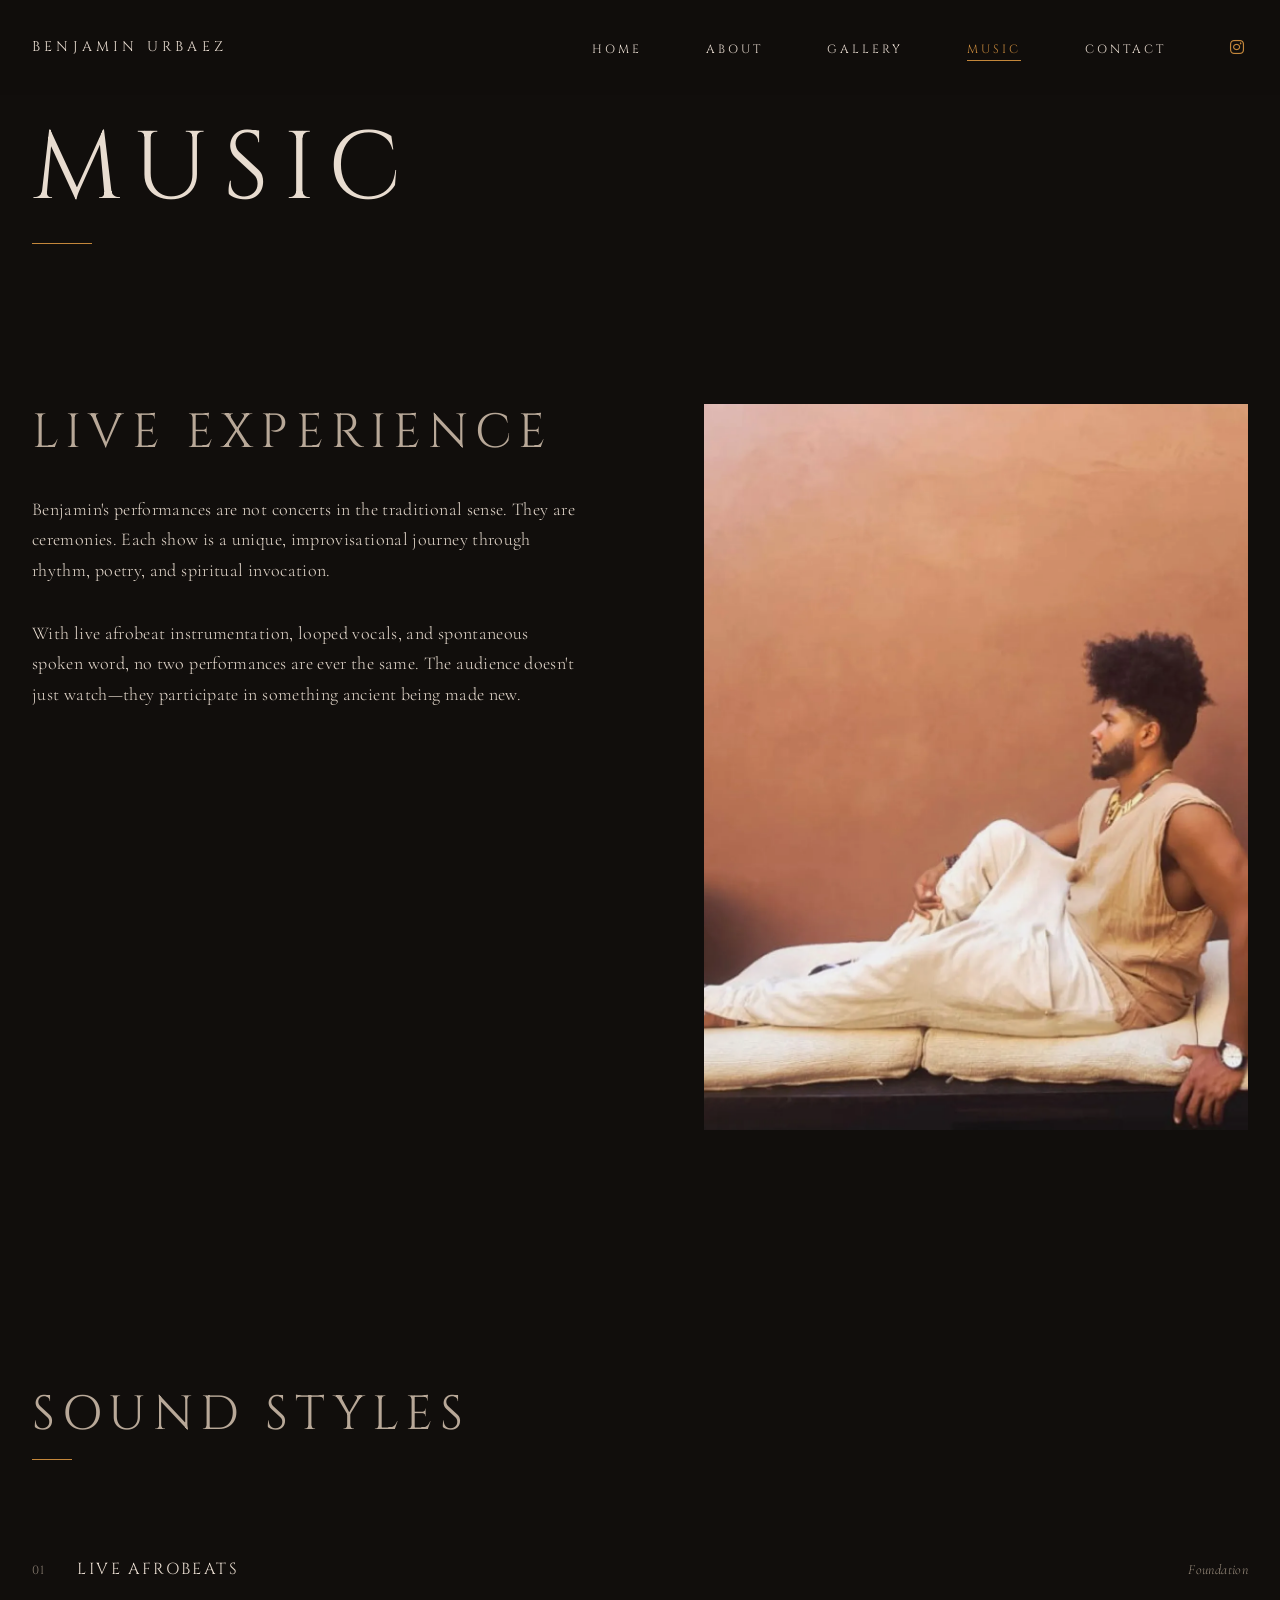
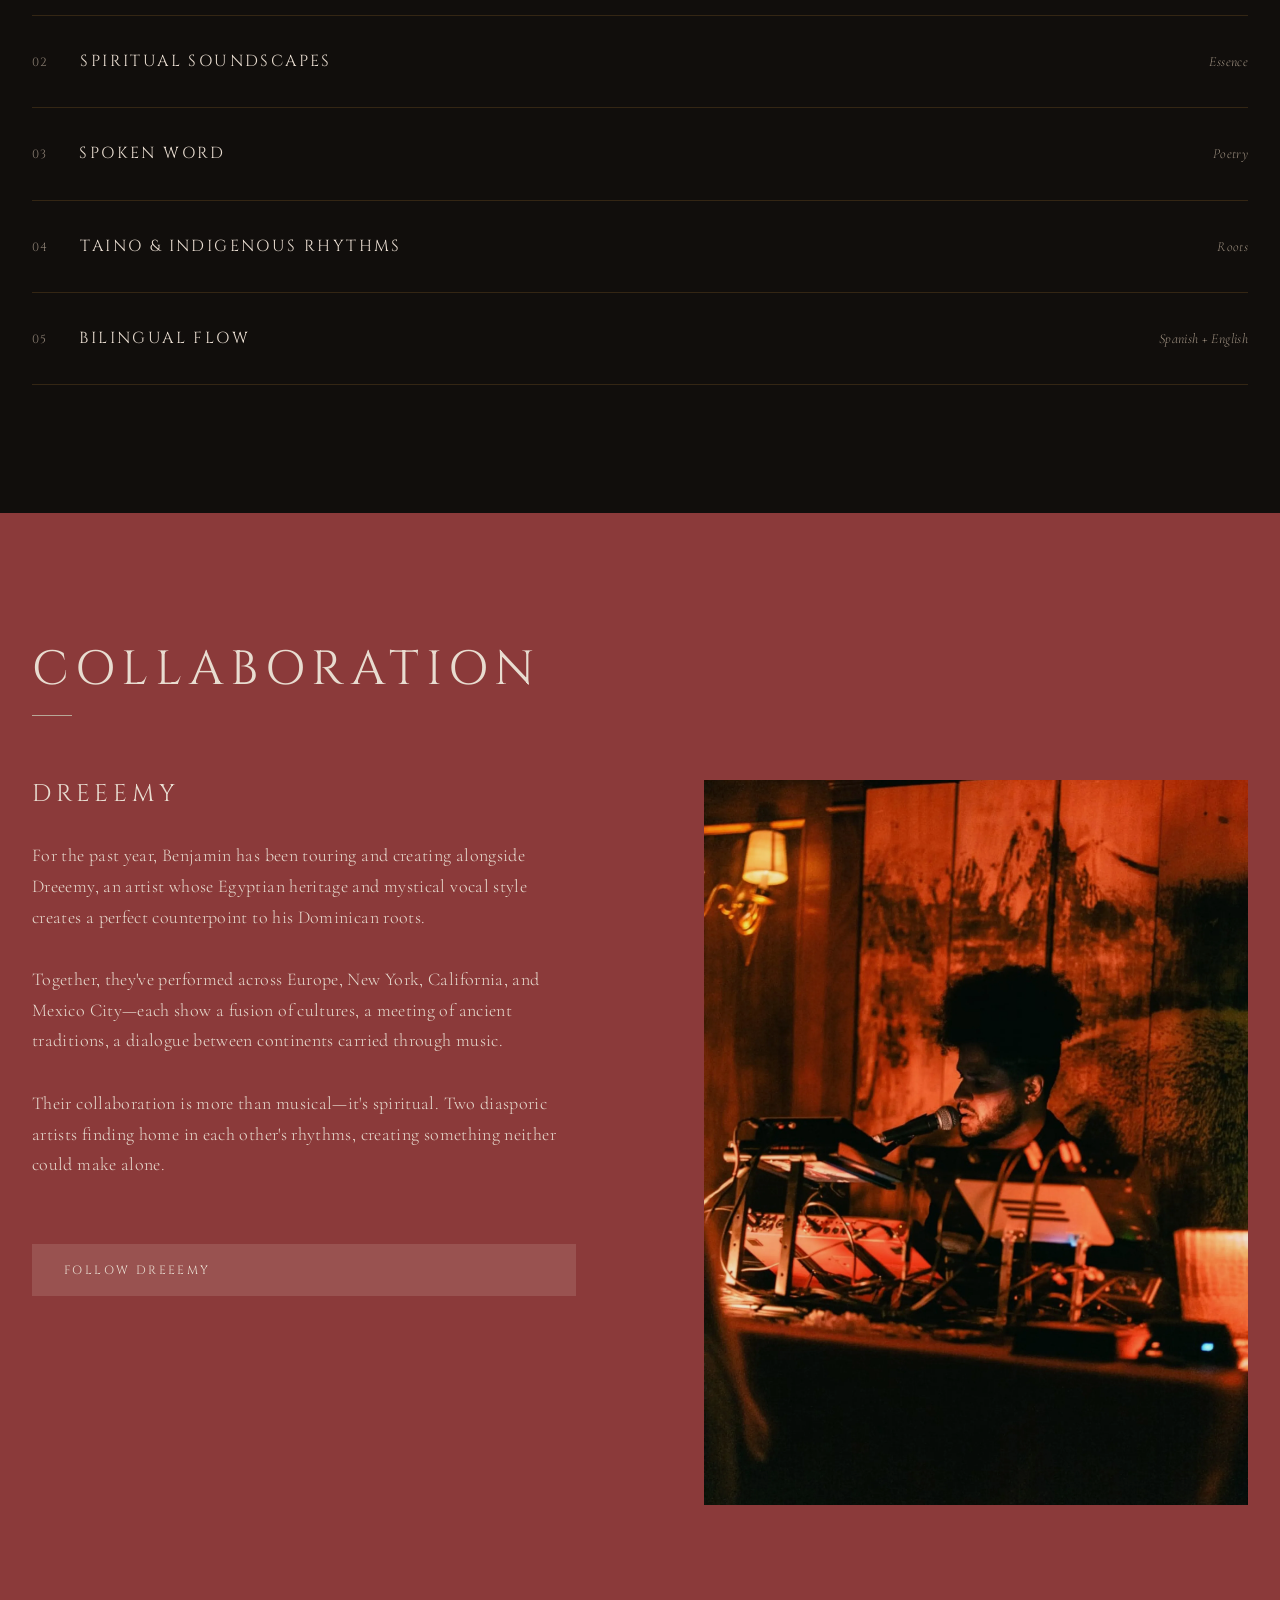
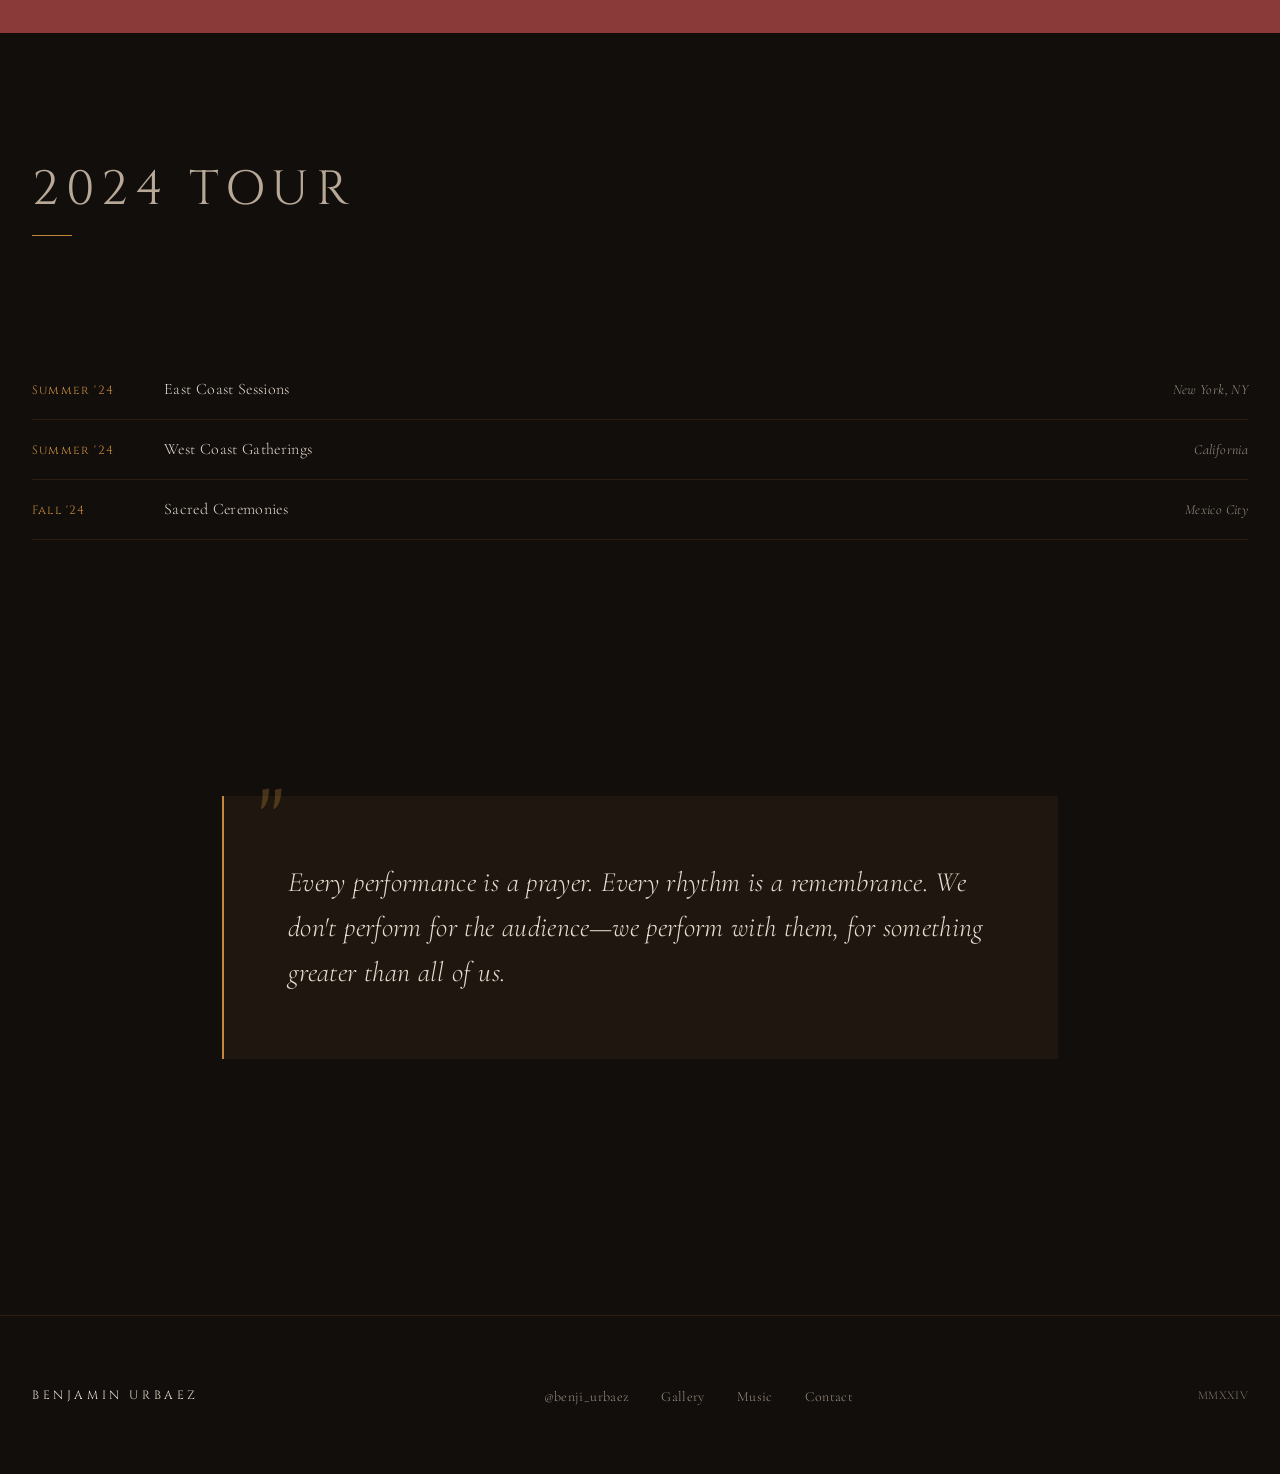
<file: music/index.html>
<!DOCTYPE html>
<html lang="en">
<head>
  <meta charset="UTF-8">
  <meta name="viewport" content="width=device-width, initial-scale=1.0">
  <title>Music | Benjamin Urbaez - Live Afrobeats, Spiritual Soundscapes & Spoken Word</title>
  <meta name="description" content="Explore the music of Benjamin Urbaez - live afrobeats, spiritual soundscapes, spoken word poetry, and Taino-influenced rhythms. Touring globally with collaborator Dreeemy.">
  <meta name="keywords" content="Benjamin Urbaez music, live afrobeats, spiritual soundscapes, spoken word poetry, Taino rhythms, Dreeemy collaboration, bilingual performer, world tour">
  <link rel="canonical" href="https://benjaminurbaez.com/music.html">
  <link rel="stylesheet" href="https://cdnjs.cloudflare.com/ajax/libs/font-awesome/6.5.1/css/all.min.css" integrity="sha512-DTOQO9RWCH3ppGqcWaEA1BIZOC6xxalwEsw9c2QQeAIftl+Vegovlnee1c9QX4TctnWMn13TZye+giMm8e2LwA==" crossorigin="anonymous" referrerpolicy="no-referrer">
  <link rel="stylesheet" href="/styles.css">
</head>
<body>

  <nav class="nav nav--sticky">
    <div class="container nav__inner">
      <a href="/" class="nav__logo">Benjamin Urbaez</a>
      <ul class="nav__links">
        <li><a href="/" class="nav__link">Home</a></li>
        <li><a href="/about/" class="nav__link">About</a></li>
        <li><a href="/gallery/" class="nav__link">Gallery</a></li>
        <li><a href="/music/" class="nav__link active">Music</a></li>
        <li><a href="/contact/" class="nav__link">Contact</a></li>
        <li><a href="https://www.instagram.com/benji_urbaez/" target="_blank" rel="noopener" class="nav__link nav__link--instagram" aria-label="Instagram"><i class="fa-brands fa-instagram"></i></a></li>
      </ul>
      <button class="nav__toggle" aria-label="Toggle navigation">
        <span></span>
        <span></span>
        <span></span>
      </button>
    </div>
  </nav>

  <header class="page-header">
    <div class="container">
      <h1 class="page-header__title animate-fade-in-up">Music</h1>
      <div class="page-header__line animate-fade-in-up animate-delay-1"></div>
    </div>
  </header>

  <section class="section">
    <div class="container">
      <div class="content-block">
        <div class="content-block__text">
          <h2>Live Experience</h2>
          <p>
            Benjamin's performances are not concerts in the traditional sense. They are ceremonies. Each show is a unique, improvisational journey through rhythm, poetry, and spiritual invocation.
          </p>
          <p>
            With live afrobeat instrumentation, looped vocals, and spontaneous spoken word, no two performances are ever the same. The audience doesn't just watch—they participate in something ancient being made new.
          </p>
        </div>
        <div class="content-block__image">
          <img src="/assets/benjaminurbaez_04.webp" alt="Benjamin Urbaez relaxing in earth-toned linen outfit against terracotta wall, Dominican-American global touring musician portrait" style="object-position: 85% 40%;">
        </div>
      </div>
    </div>
  </section>

  <section class="section">
    <div class="container">
      <div class="section__header">
        <h2 class="section__title">Sound Styles</h2>
        <div class="section__line"></div>
      </div>
      <div class="music-list">
        <div class="music-item">
          <span class="music-item__number">01</span>
          <span class="music-item__title">Live Afrobeats</span>
          <span class="music-item__year">Foundation</span>
        </div>
        <div class="music-item">
          <span class="music-item__number">02</span>
          <span class="music-item__title">Spiritual Soundscapes</span>
          <span class="music-item__year">Essence</span>
        </div>
        <div class="music-item">
          <span class="music-item__number">03</span>
          <span class="music-item__title">Spoken Word</span>
          <span class="music-item__year">Poetry</span>
        </div>
        <div class="music-item">
          <span class="music-item__number">04</span>
          <span class="music-item__title">Taino & Indigenous Rhythms</span>
          <span class="music-item__year">Roots</span>
        </div>
        <div class="music-item">
          <span class="music-item__number">05</span>
          <span class="music-item__title">Bilingual Flow</span>
          <span class="music-item__year">Spanish + English</span>
        </div>
      </div>
    </div>
  </section>

  <section class="section section--burgundy">
    <div class="container">
      <div class="section__header">
        <h2 class="section__title">Collaboration</h2>
        <div class="section__line" style="background: var(--cream-muted);"></div>
      </div>
      <div class="content-block" style="margin-top: var(--space-lg);">
        <div class="content-block__text">
          <h3>Dreeemy</h3>
          <p>
            For the past year, Benjamin has been touring and creating alongside Dreeemy, an artist whose Egyptian heritage and mystical vocal style creates a perfect counterpoint to his Dominican roots.
          </p>
          <p>
            Together, they've performed across Europe, New York, California, and Mexico City—each show a fusion of cultures, a meeting of ancient traditions, a dialogue between continents carried through music.
          </p>
          <p>
            Their collaboration is more than musical—it's spiritual. Two diasporic artists finding home in each other's rhythms, creating something neither could make alone.
          </p>
          <a href="https://www.instagram.com/dreeemy/" target="_blank" rel="noopener" class="social-link" style="margin-top: var(--space-md); display: inline-block;">Follow Dreeemy</a>
        </div>
        <div class="content-block__image">
          <img src="/assets/frominoaphoto/benjaminurbaezinoaphoto_00003.webp" alt="Benjamin Urbaez performing spoken word into microphone at intimate live venue with warm amber and red lighting">
        </div>
      </div>
    </div>
  </section>

  <section class="section">
    <div class="container">
      <div class="section__header">
        <h2 class="section__title">2024 Tour</h2>
        <div class="section__line"></div>
      </div>
      <div class="tour-list" style="margin-top: var(--space-lg);">
        <div class="tour-item">
          <span class="tour-item__date">Spring '24</span>
          <span class="tour-item__venue">European Circuit</span>
          <span class="tour-item__city">Multiple Cities</span>
        </div>
        <div class="tour-item">
          <span class="tour-item__date">Summer '24</span>
          <span class="tour-item__venue">East Coast Sessions</span>
          <span class="tour-item__city">New York, NY</span>
        </div>
        <div class="tour-item">
          <span class="tour-item__date">Summer '24</span>
          <span class="tour-item__venue">West Coast Gatherings</span>
          <span class="tour-item__city">California</span>
        </div>
        <div class="tour-item">
          <span class="tour-item__date">Fall '24</span>
          <span class="tour-item__venue">Sacred Ceremonies</span>
          <span class="tour-item__city">Mexico City</span>
        </div>
      </div>
    </div>
  </section>

  <section class="section">
    <div class="container container--narrow">
      <div class="quote">
        <p class="quote__text">Every performance is a prayer. Every rhythm is a remembrance. We don't perform for the audience—we perform with them, for something greater than all of us.</p>
      </div>
    </div>
  </section>

  <footer class="footer">
    <div class="container footer__inner">
      <span class="footer__logo">Benjamin Urbaez</span>
      <ul class="footer__links">
        <li><a href="https://www.instagram.com/benji_urbaez/" target="_blank" rel="noopener" class="footer__link">@benji_urbaez</a></li>
        <li><a href="/gallery/" class="footer__link">Gallery</a></li>
        <li><a href="/music/" class="footer__link">Music</a></li>
        <li><a href="/contact/" class="footer__link">Contact</a></li>
      </ul>
      <span class="footer__copy">MMXXIV</span>
    </div>
  </footer>

  <script src="/script.js"></script>
</body>
</html>
</file>
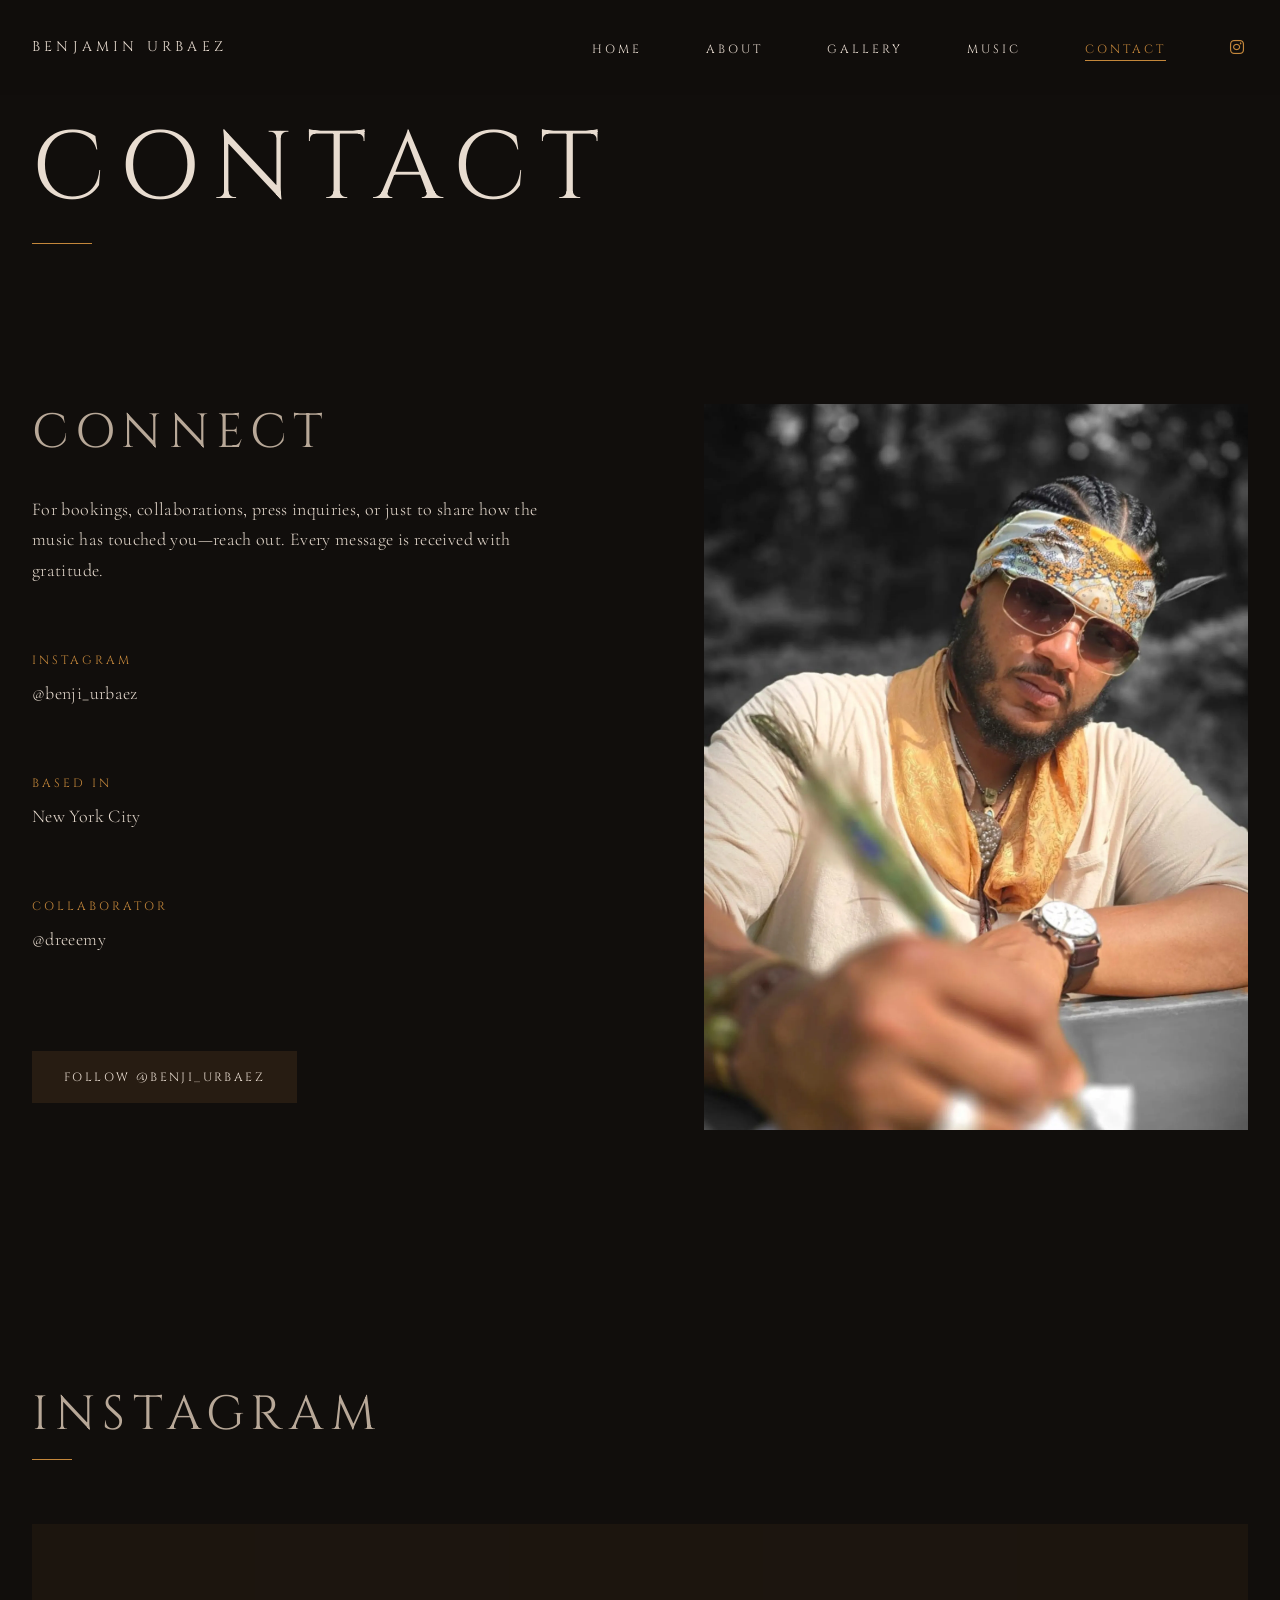
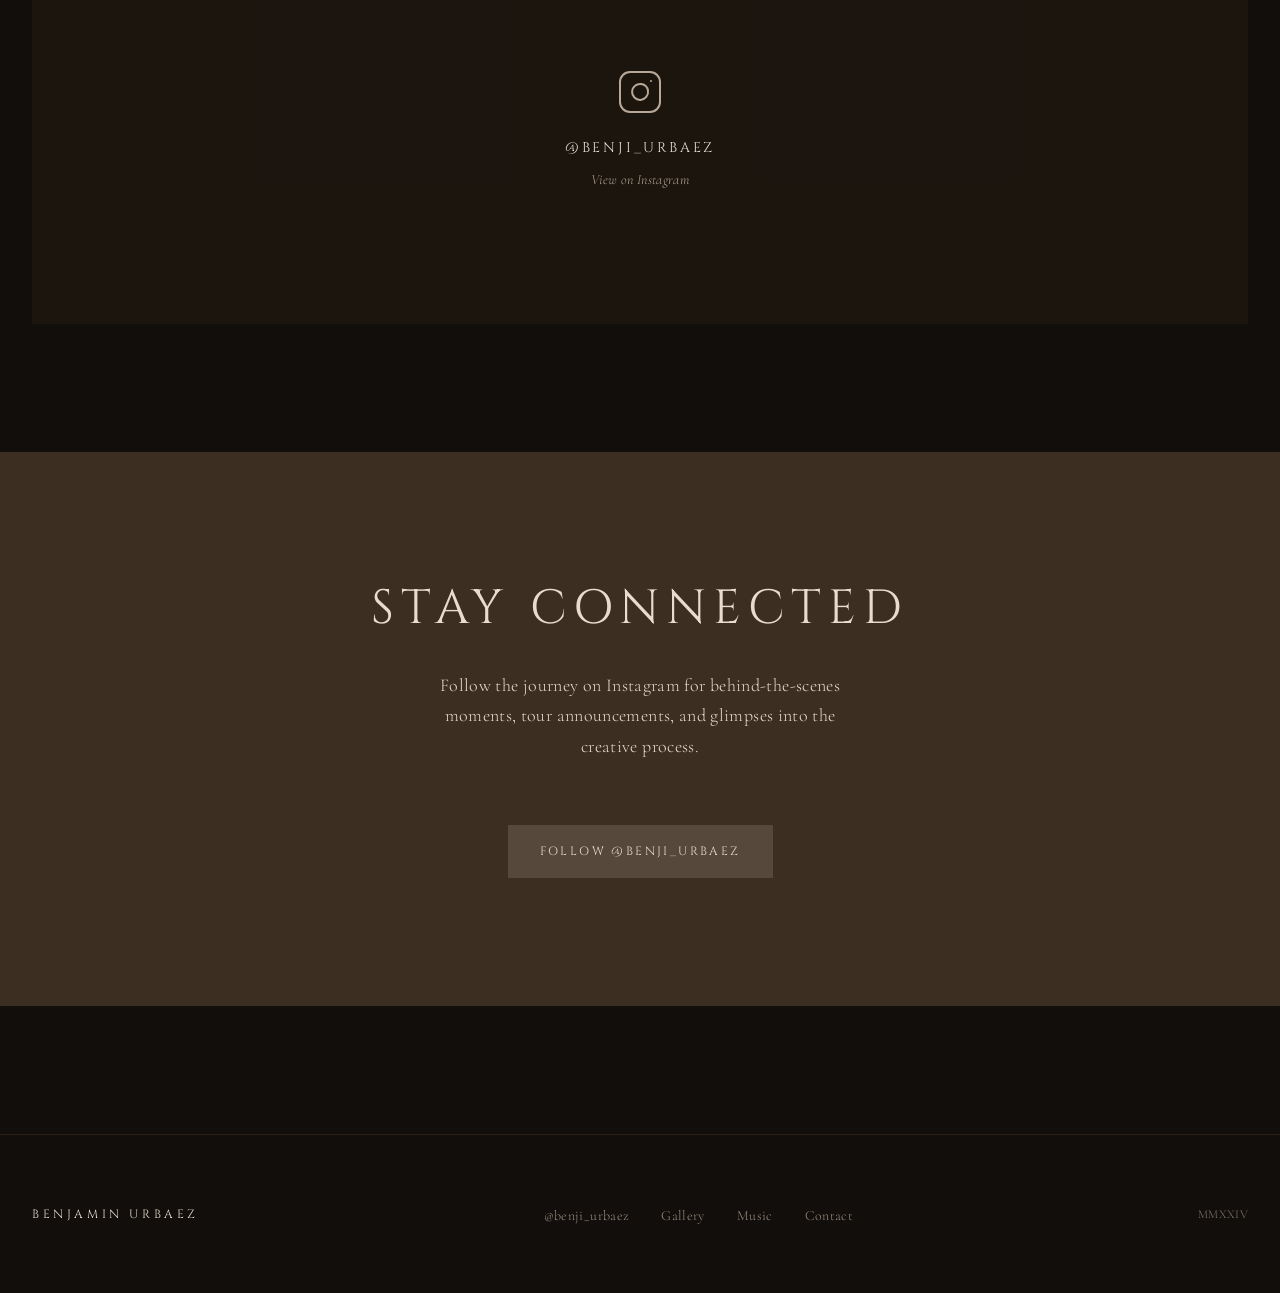
<file: contact.html>
<!DOCTYPE html>
<html lang="en">
<head>
  <meta charset="UTF-8">
  <meta name="viewport" content="width=device-width, initial-scale=1.0">
  <title>Contact Benjamin Urbaez | Bookings, Collaborations & Inquiries</title>
  <meta name="description" content="Contact Benjamin Urbaez for bookings, collaborations, and press inquiries. Dominican-American spiritual music artist based in New York City. Follow @benji_urbaez on Instagram.">
  <meta name="keywords" content="contact Benjamin Urbaez, book Benjamin Urbaez, music booking, collaboration inquiry, NYC musician contact, benji_urbaez Instagram">
  <link rel="canonical" href="https://benjaminurbaez.com/contact.html">
  <link rel="stylesheet" href="https://cdnjs.cloudflare.com/ajax/libs/font-awesome/6.5.1/css/all.min.css" integrity="sha512-DTOQO9RWCH3ppGqcWaEA1BIZOC6xxalwEsw9c2QQeAIftl+Vegovlnee1c9QX4TctnWMn13TZye+giMm8e2LwA==" crossorigin="anonymous" referrerpolicy="no-referrer">
  <link rel="stylesheet" href="styles.css">
</head>
<body>

  <nav class="nav nav--sticky">
    <div class="container nav__inner">
      <a href="/" class="nav__logo">Benjamin Urbaez</a>
      <ul class="nav__links">
        <li><a href="/" class="nav__link">Home</a></li>
        <li><a href="/about/" class="nav__link">About</a></li>
        <li><a href="/gallery/" class="nav__link">Gallery</a></li>
        <li><a href="/music/" class="nav__link">Music</a></li>
        <li><a href="/contact/" class="nav__link active">Contact</a></li>
        <li><a href="https://www.instagram.com/benji_urbaez/" target="_blank" rel="noopener" class="nav__link nav__link--instagram" aria-label="Instagram"><i class="fa-brands fa-instagram"></i></a></li>
      </ul>
      <button class="nav__toggle" aria-label="Toggle navigation">
        <span></span>
        <span></span>
        <span></span>
      </button>
    </div>
  </nav>

  <header class="page-header">
    <div class="container">
      <h1 class="page-header__title animate-fade-in-up">Contact</h1>
      <div class="page-header__line animate-fade-in-up animate-delay-1"></div>
    </div>
  </header>

  <section class="section">
    <div class="container">
      <div class="contact-grid">
        <div class="contact-info">
          <div class="content-block__text">
            <h2>Connect</h2>
            <p>
              For bookings, collaborations, press inquiries, or just to share how the music has touched you—reach out. Every message is received with gratitude.
            </p>
          </div>

          <div class="contact-block">
            <span class="contact-block__label">Instagram</span>
            <span class="contact-block__value">
              <a href="https://www.instagram.com/benji_urbaez/" target="_blank" rel="noopener">@benji_urbaez</a>
            </span>
          </div>

          <div class="contact-block">
            <span class="contact-block__label">Based In</span>
            <span class="contact-block__value">New York City</span>
          </div>

          <div class="contact-block">
            <span class="contact-block__label">Collaborator</span>
            <span class="contact-block__value">
              <a href="https://www.instagram.com/dreeemy/" target="_blank" rel="noopener">@dreeemy</a>
            </span>
          </div>

          <div class="social-links" style="margin-top: var(--space-md);">
            <a href="https://www.instagram.com/benji_urbaez/" target="_blank" rel="noopener" class="social-link">Follow @benji_urbaez</a>
          </div>
        </div>

        <div class="contact-block__image" style="aspect-ratio: 3/4; overflow: hidden;">
          <img src="assets/benjaminurbaez_01.webp" alt="Benjamin Urbaez writing lyrics outdoors wearing patterned bandana and sunglasses, Dominican-American songwriter from Queens NYC" style="width: 100%; height: 100%; object-fit: cover;">
        </div>
      </div>
    </div>
  </section>

  <section class="section">
    <div class="container">
      <div class="section__header">
        <h2 class="section__title">Instagram</h2>
        <div class="section__line"></div>
      </div>
      <div class="instagram-embed" style="margin-top: var(--space-lg);">
        <blockquote class="instagram-media" data-instgrm-permalink="https://www.instagram.com/benji_urbaez/" data-instgrm-version="14" style="background: transparent; border:0; margin: 0 auto; max-width:540px; min-width:326px; padding:0; width:calc(100% - 2px);">
          <div style="padding:16px;">
            <a href="https://www.instagram.com/benji_urbaez/" style="background: transparent; line-height:0; padding:0 0; text-align:center; text-decoration:none; width:100%;" target="_blank" rel="noopener">
              <div style="display: flex; flex-direction: column; align-items: center; gap: var(--space-md); padding: var(--space-lg);">
                <svg xmlns="http://www.w3.org/2000/svg" width="48" height="48" viewBox="0 0 24 24" fill="none" stroke="currentColor" stroke-width="1" stroke-linecap="round" stroke-linejoin="round" style="color: var(--cream-muted);">
                  <rect x="2" y="2" width="20" height="20" rx="5" ry="5"></rect>
                  <path d="M16 11.37A4 4 0 1 1 12.63 8 4 4 0 0 1 16 11.37z"></path>
                  <line x1="17.5" y1="6.5" x2="17.51" y2="6.5"></line>
                </svg>
                <span style="color: var(--cream); font-family: var(--font-display); font-size: 0.875rem; letter-spacing: 0.2em; text-transform: uppercase;">@benji_urbaez</span>
                <span style="color: var(--cream-muted); font-size: 0.875rem; font-style: italic;">View on Instagram</span>
              </div>
            </a>
          </div>
        </blockquote>
        <script async src="//www.instagram.com/embed.js"></script>
      </div>
    </div>
  </section>

  <section class="section section--brown">
    <div class="container container--narrow" style="text-align: center;">
      <h2 style="margin-bottom: var(--space-md);">Stay Connected</h2>
      <p style="max-width: 50ch; margin: 0 auto;">
        Follow the journey on Instagram for behind-the-scenes moments, tour announcements, and glimpses into the creative process.
      </p>
      <a href="https://www.instagram.com/benji_urbaez/" target="_blank" rel="noopener" class="social-link" style="margin-top: var(--space-lg); display: inline-block;">Follow @benji_urbaez</a>
    </div>
  </section>

  <footer class="footer">
    <div class="container footer__inner">
      <span class="footer__logo">Benjamin Urbaez</span>
      <ul class="footer__links">
        <li><a href="https://www.instagram.com/benji_urbaez/" target="_blank" rel="noopener" class="footer__link">@benji_urbaez</a></li>
        <li><a href="/gallery/" class="footer__link">Gallery</a></li>
        <li><a href="/music/" class="footer__link">Music</a></li>
        <li><a href="/contact/" class="footer__link">Contact</a></li>
      </ul>
      <span class="footer__copy">MMXXIV</span>
    </div>
  </footer>

  <script src="script.js"></script>
</body>
</html>
</file>
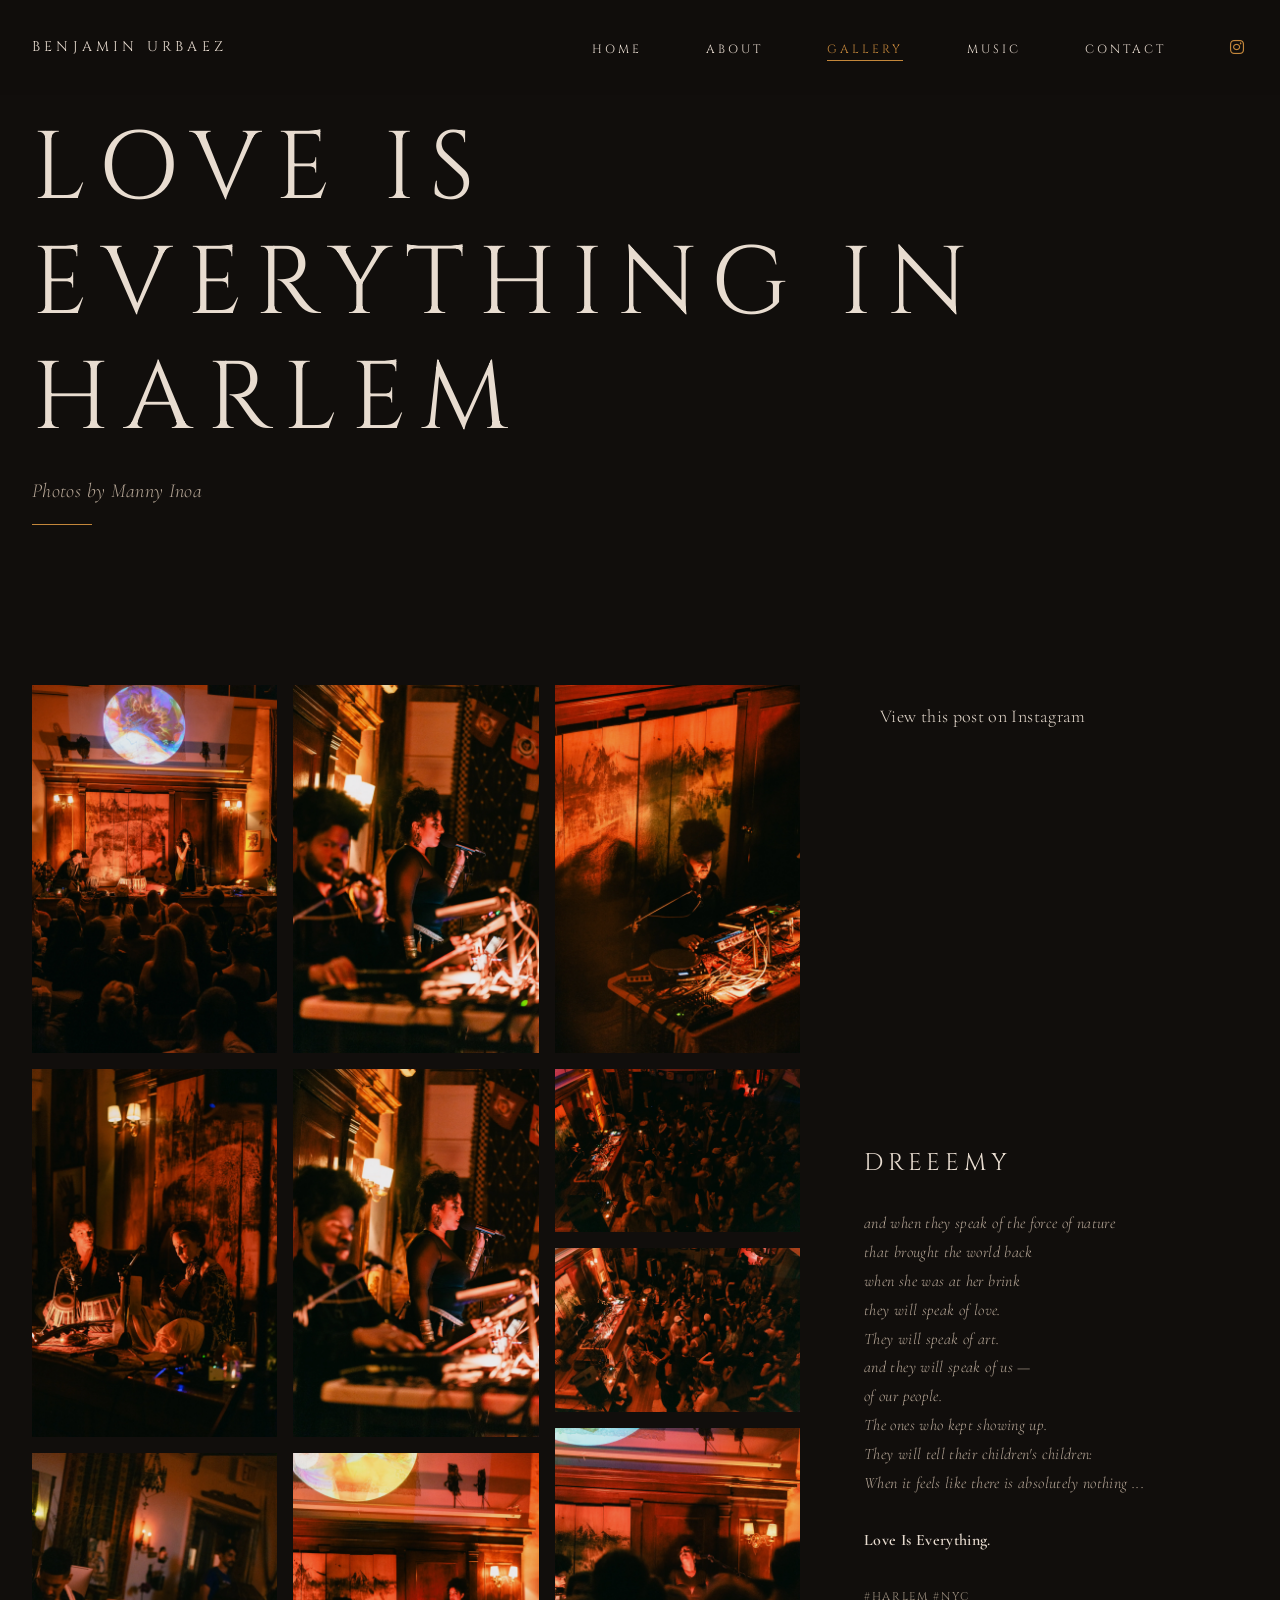
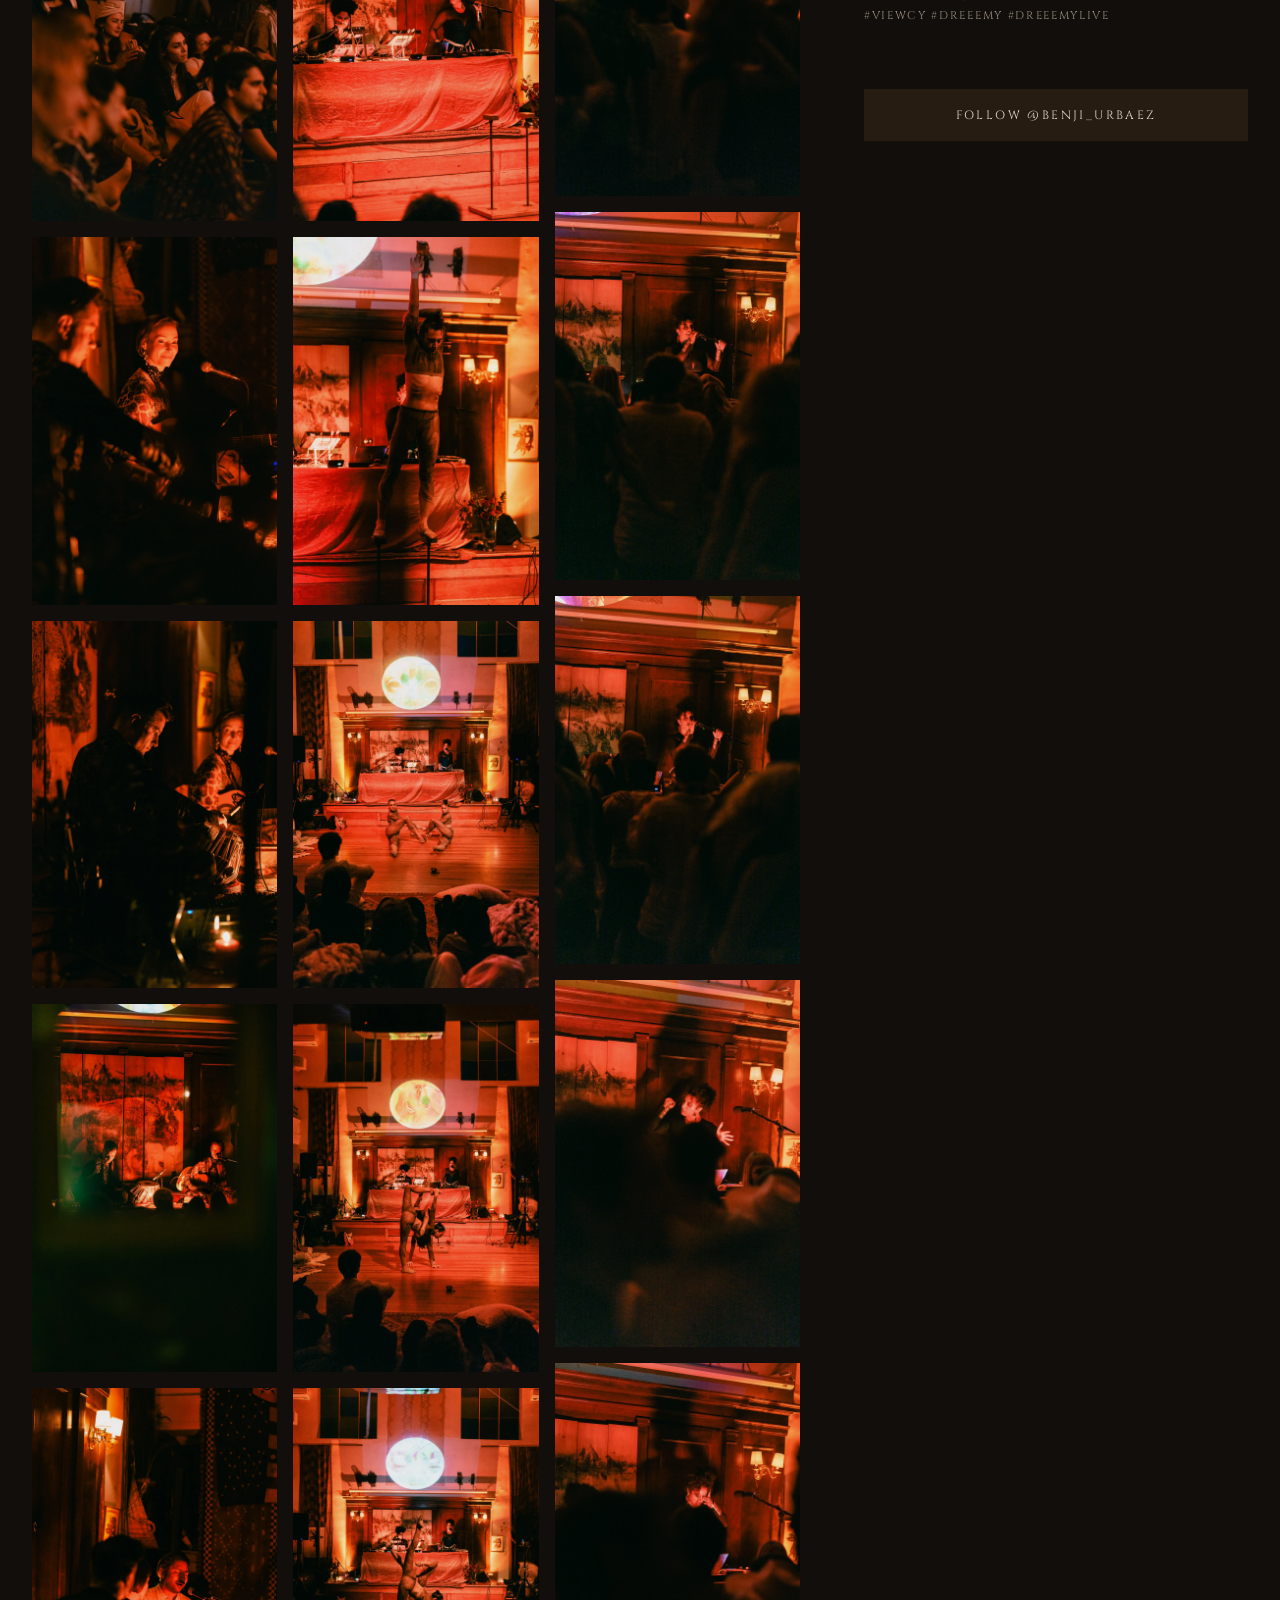
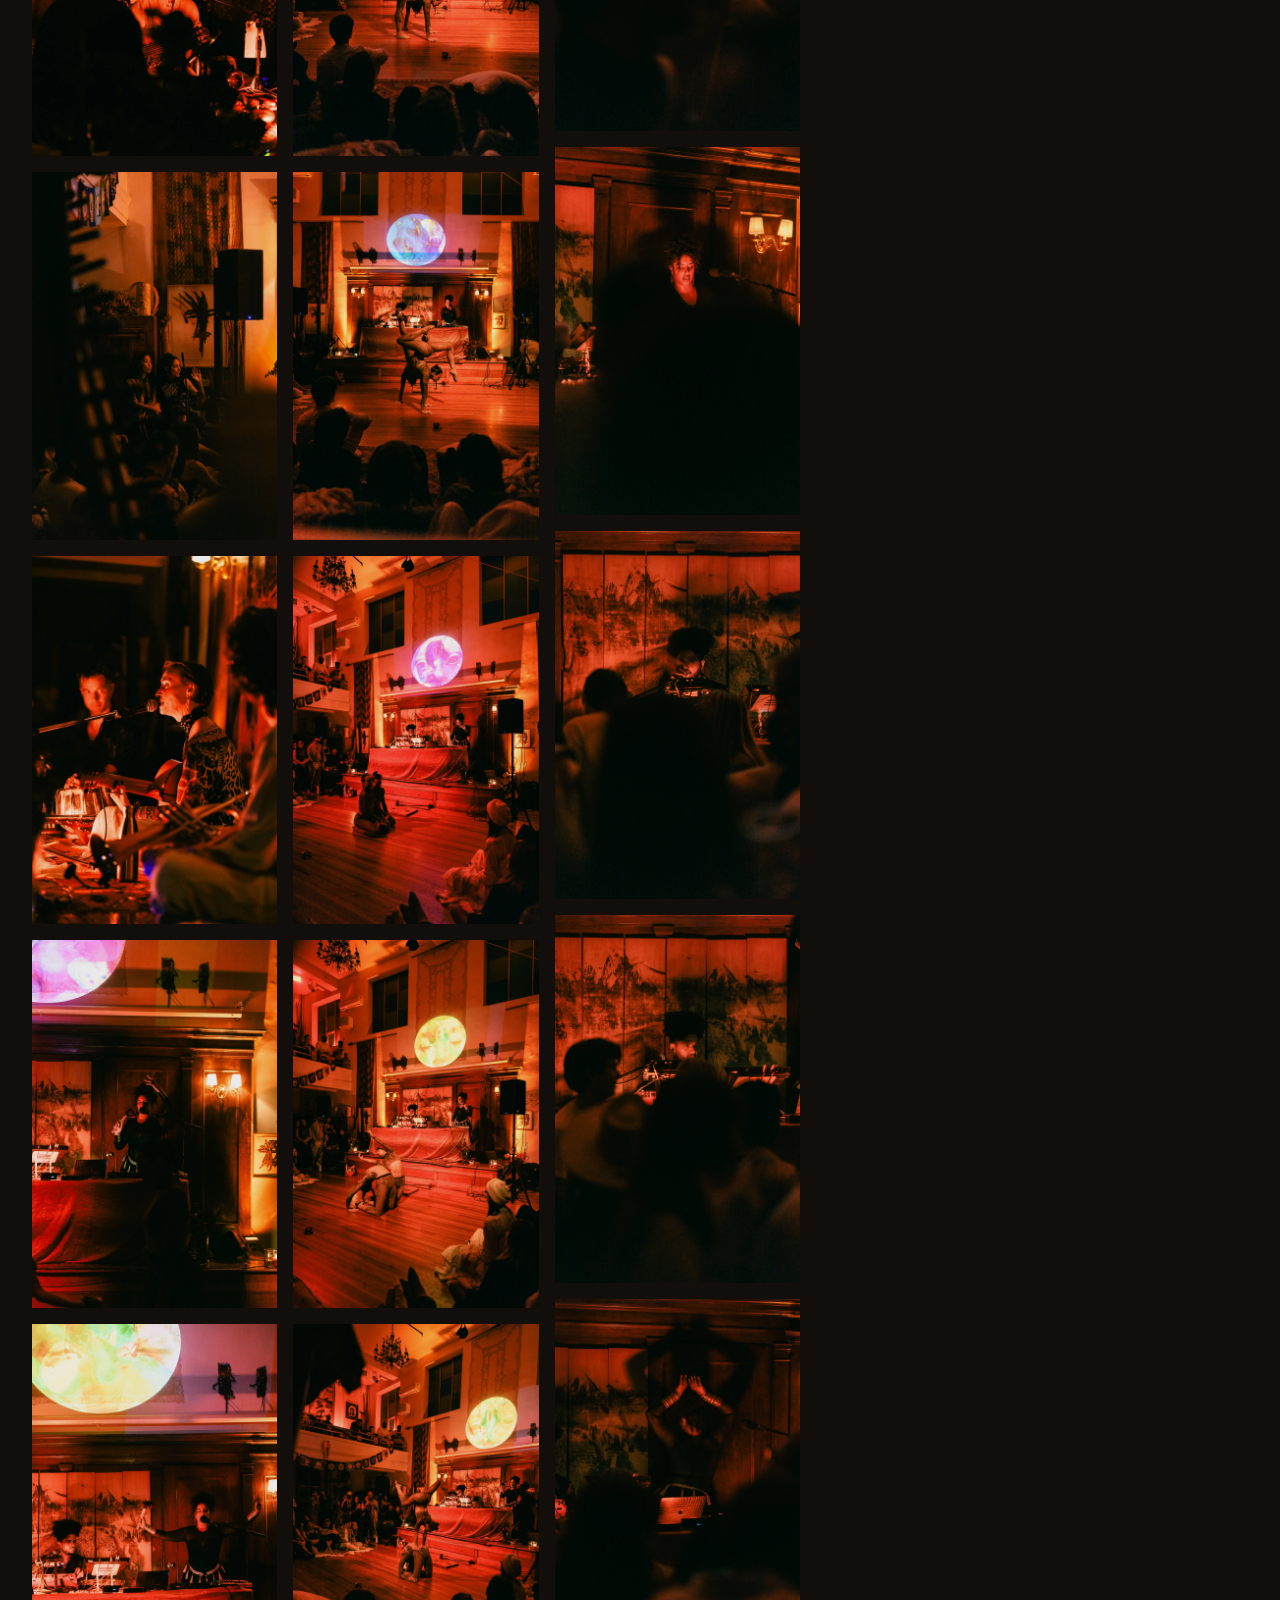
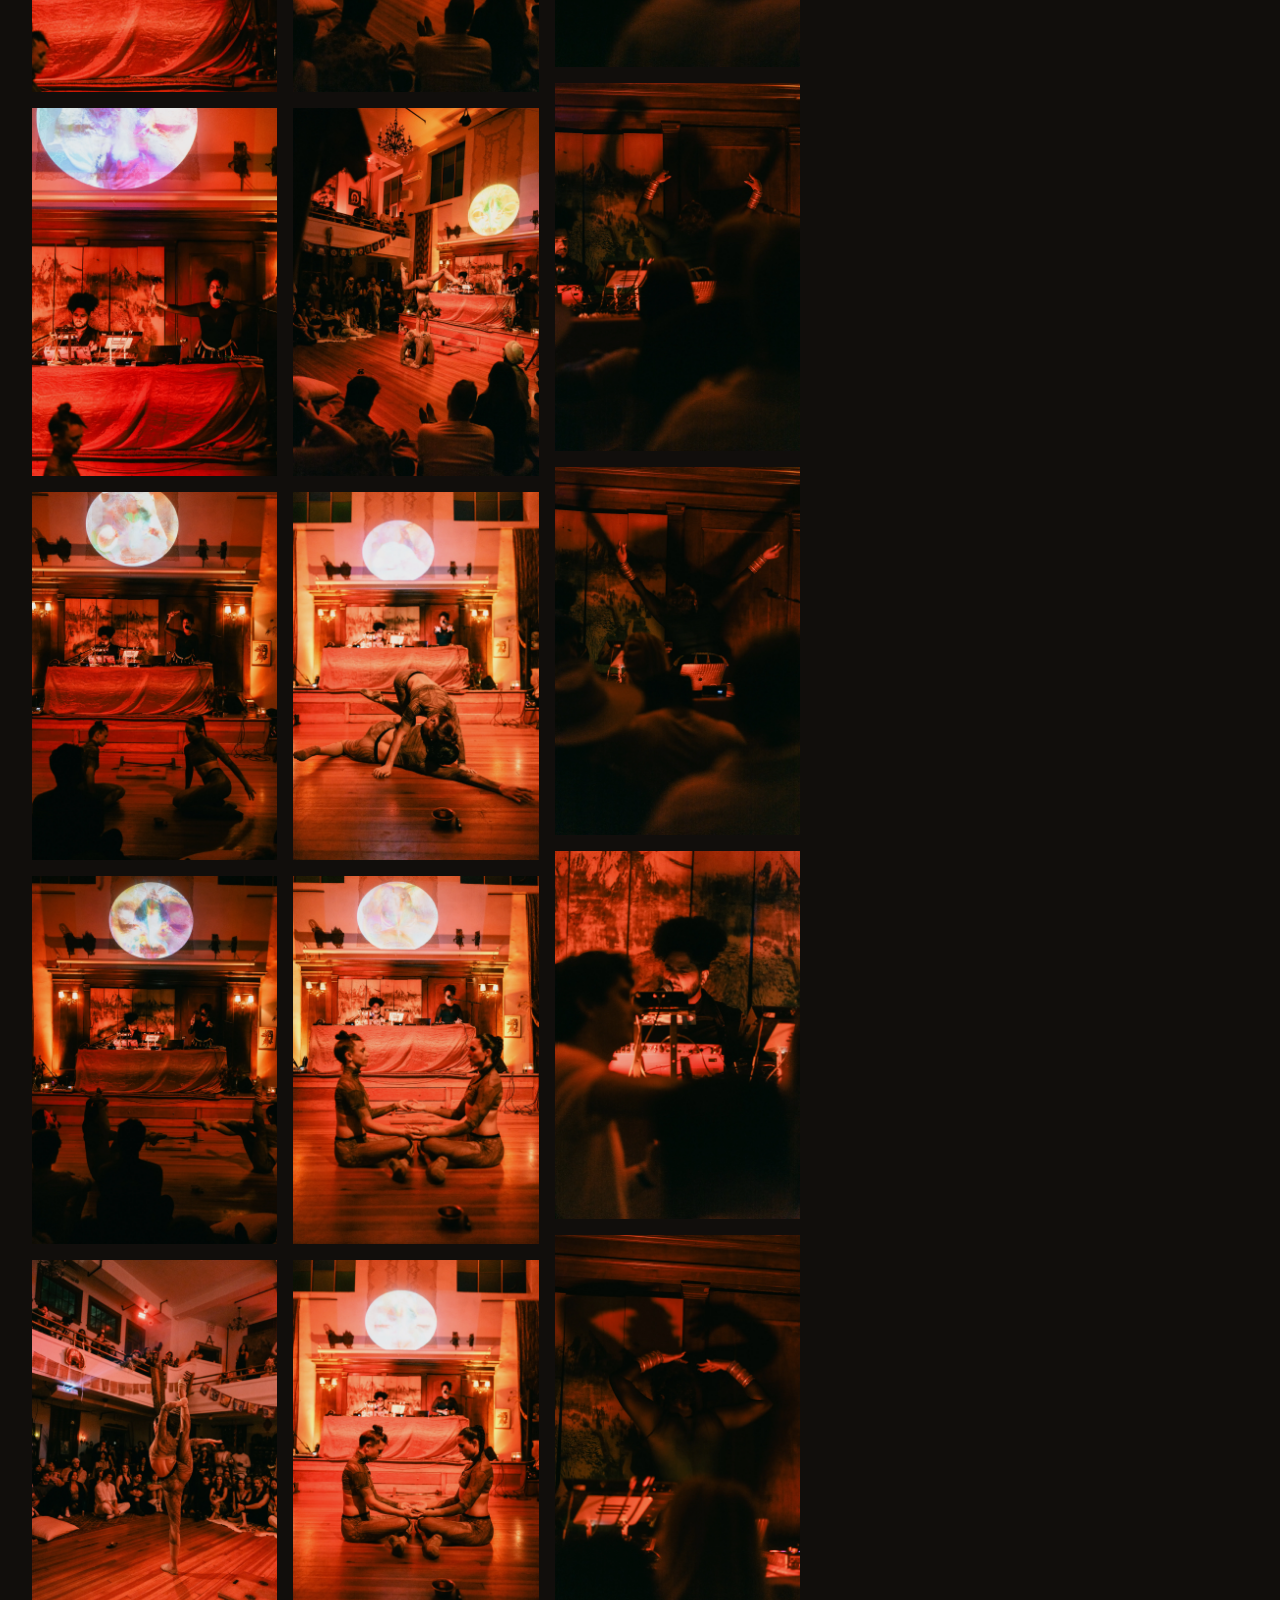
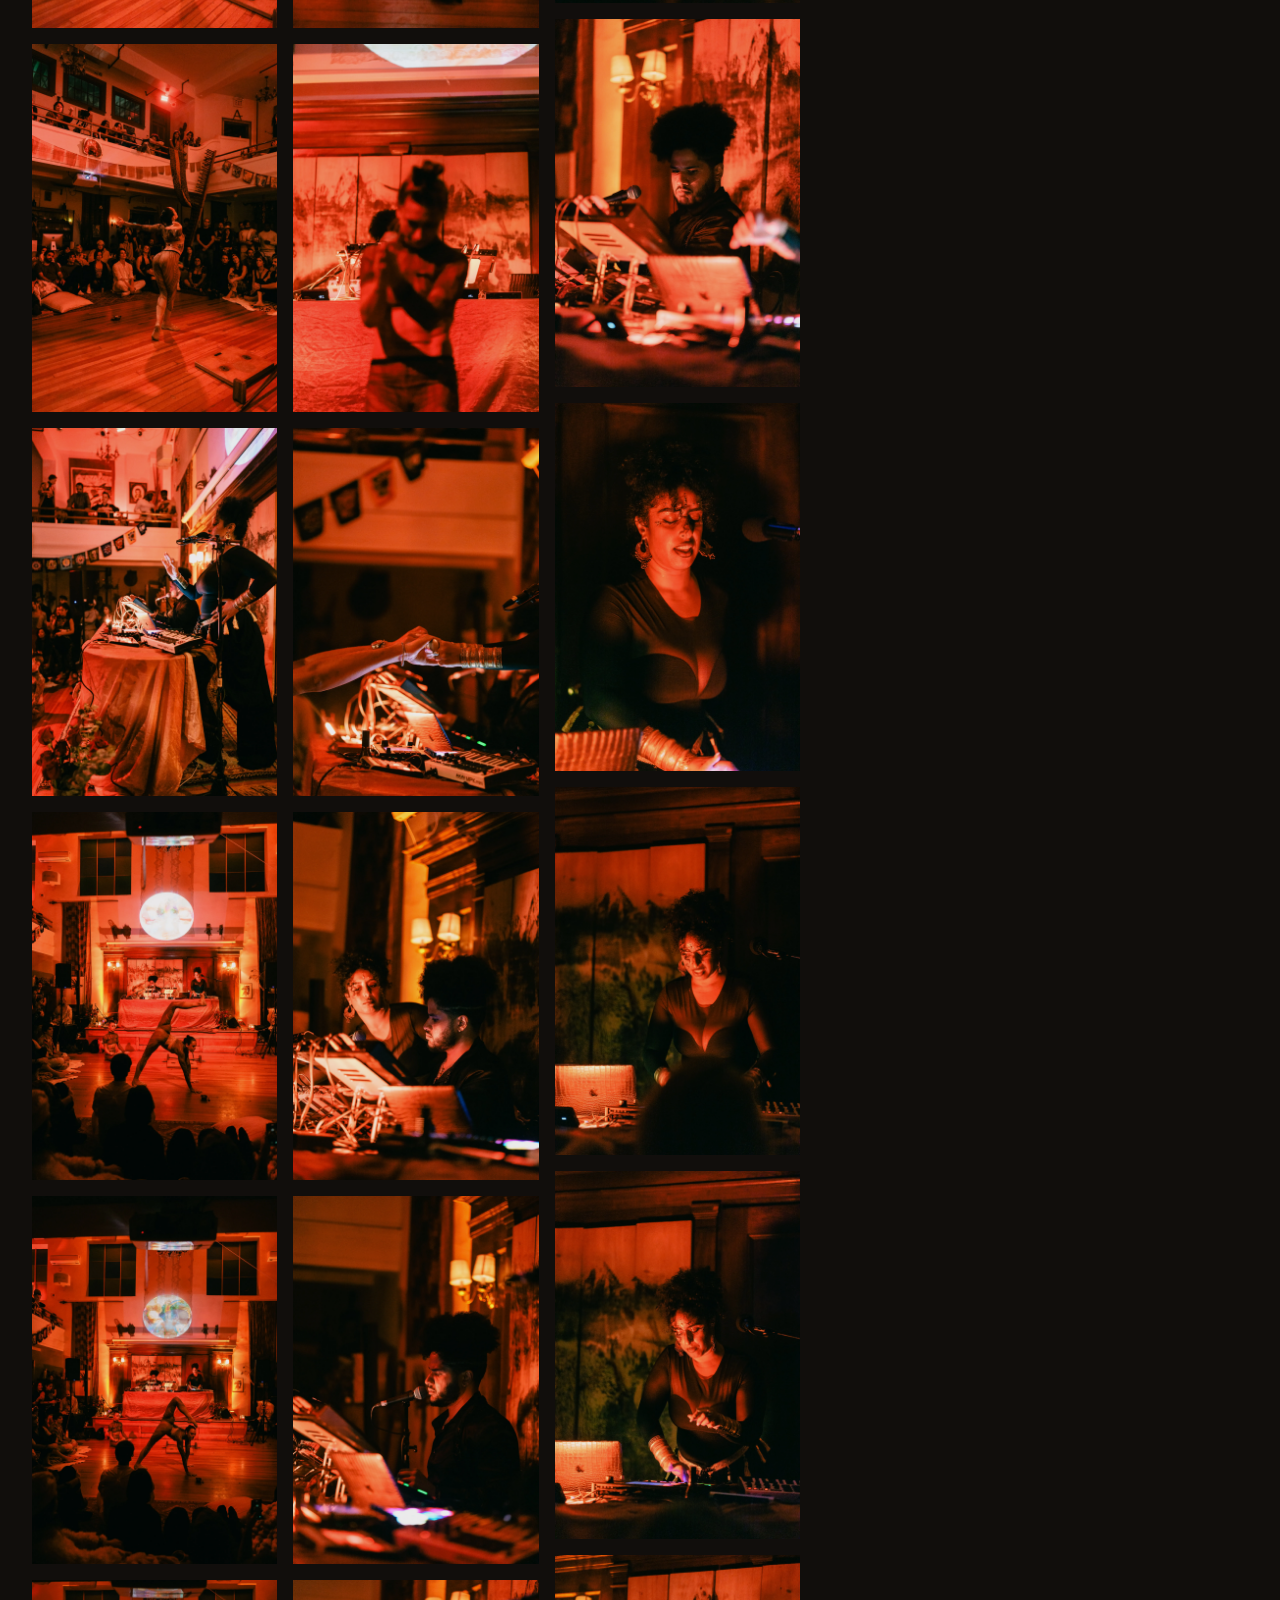
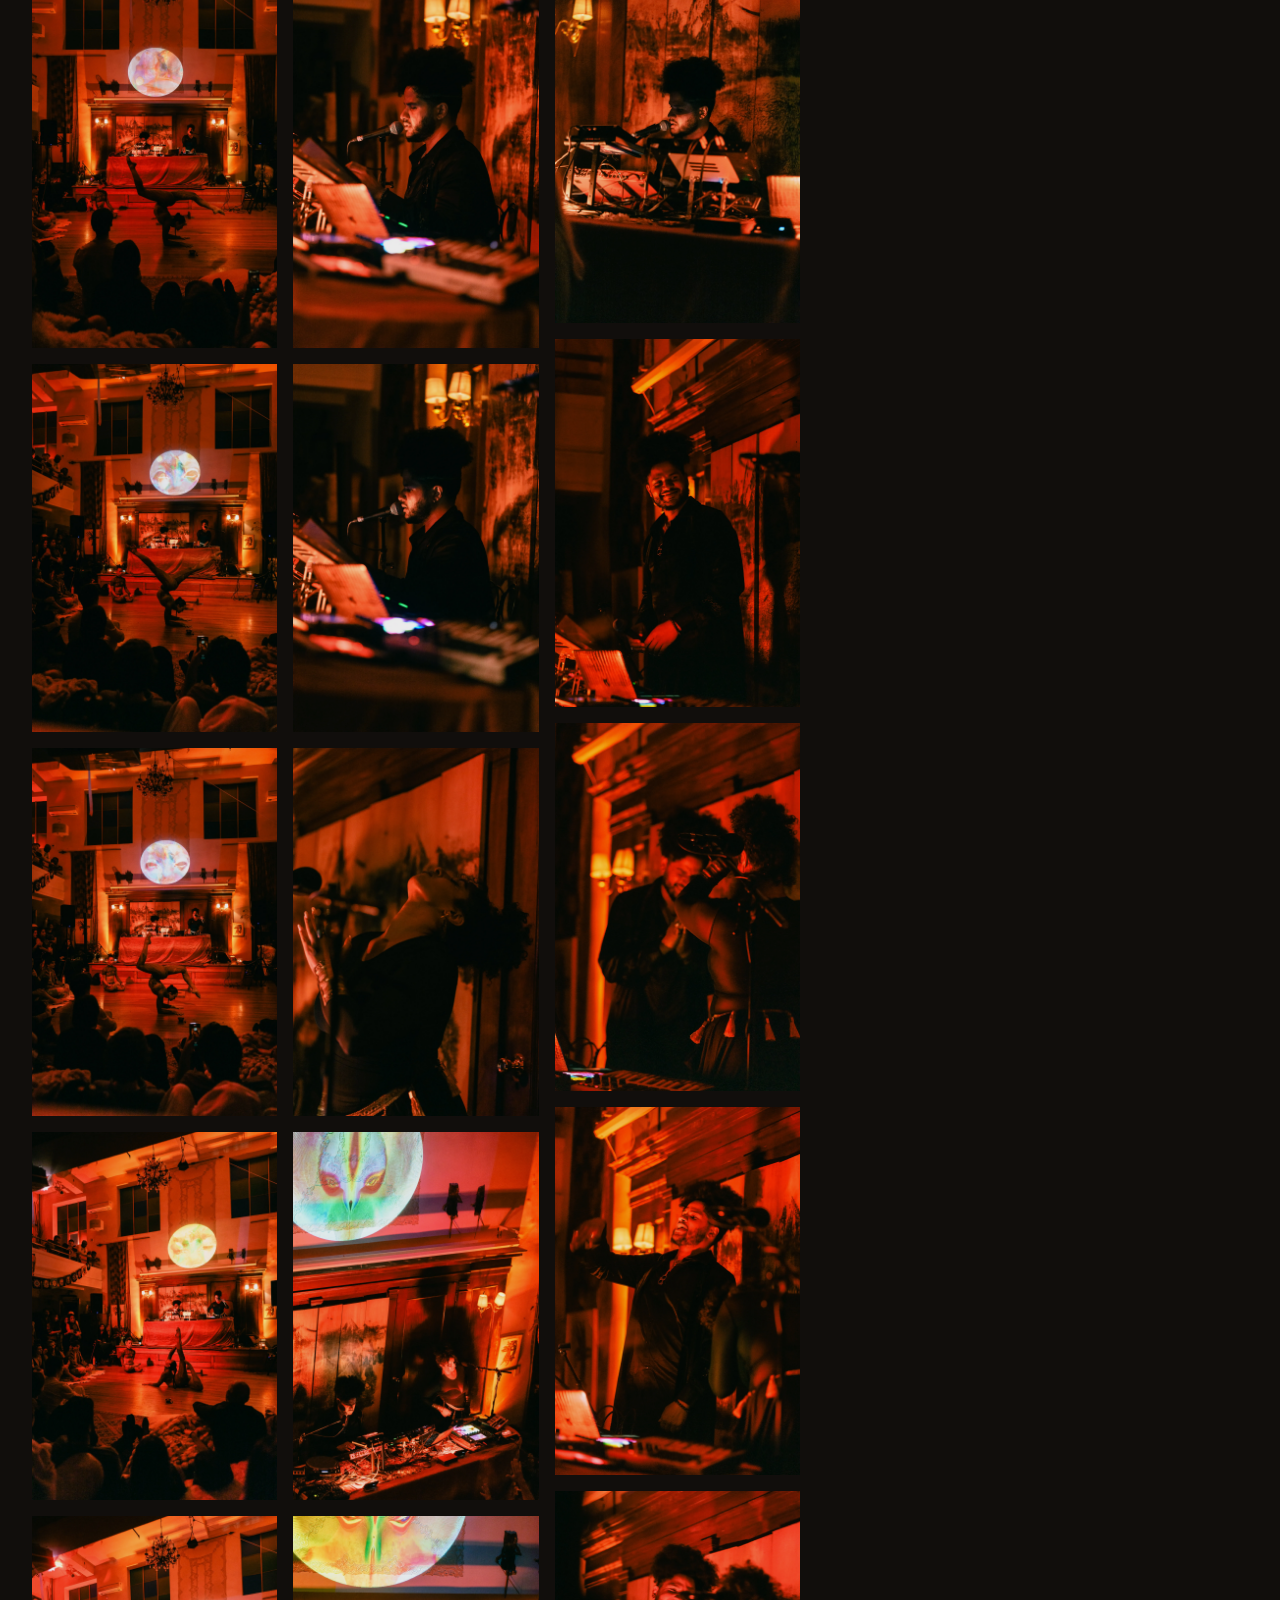
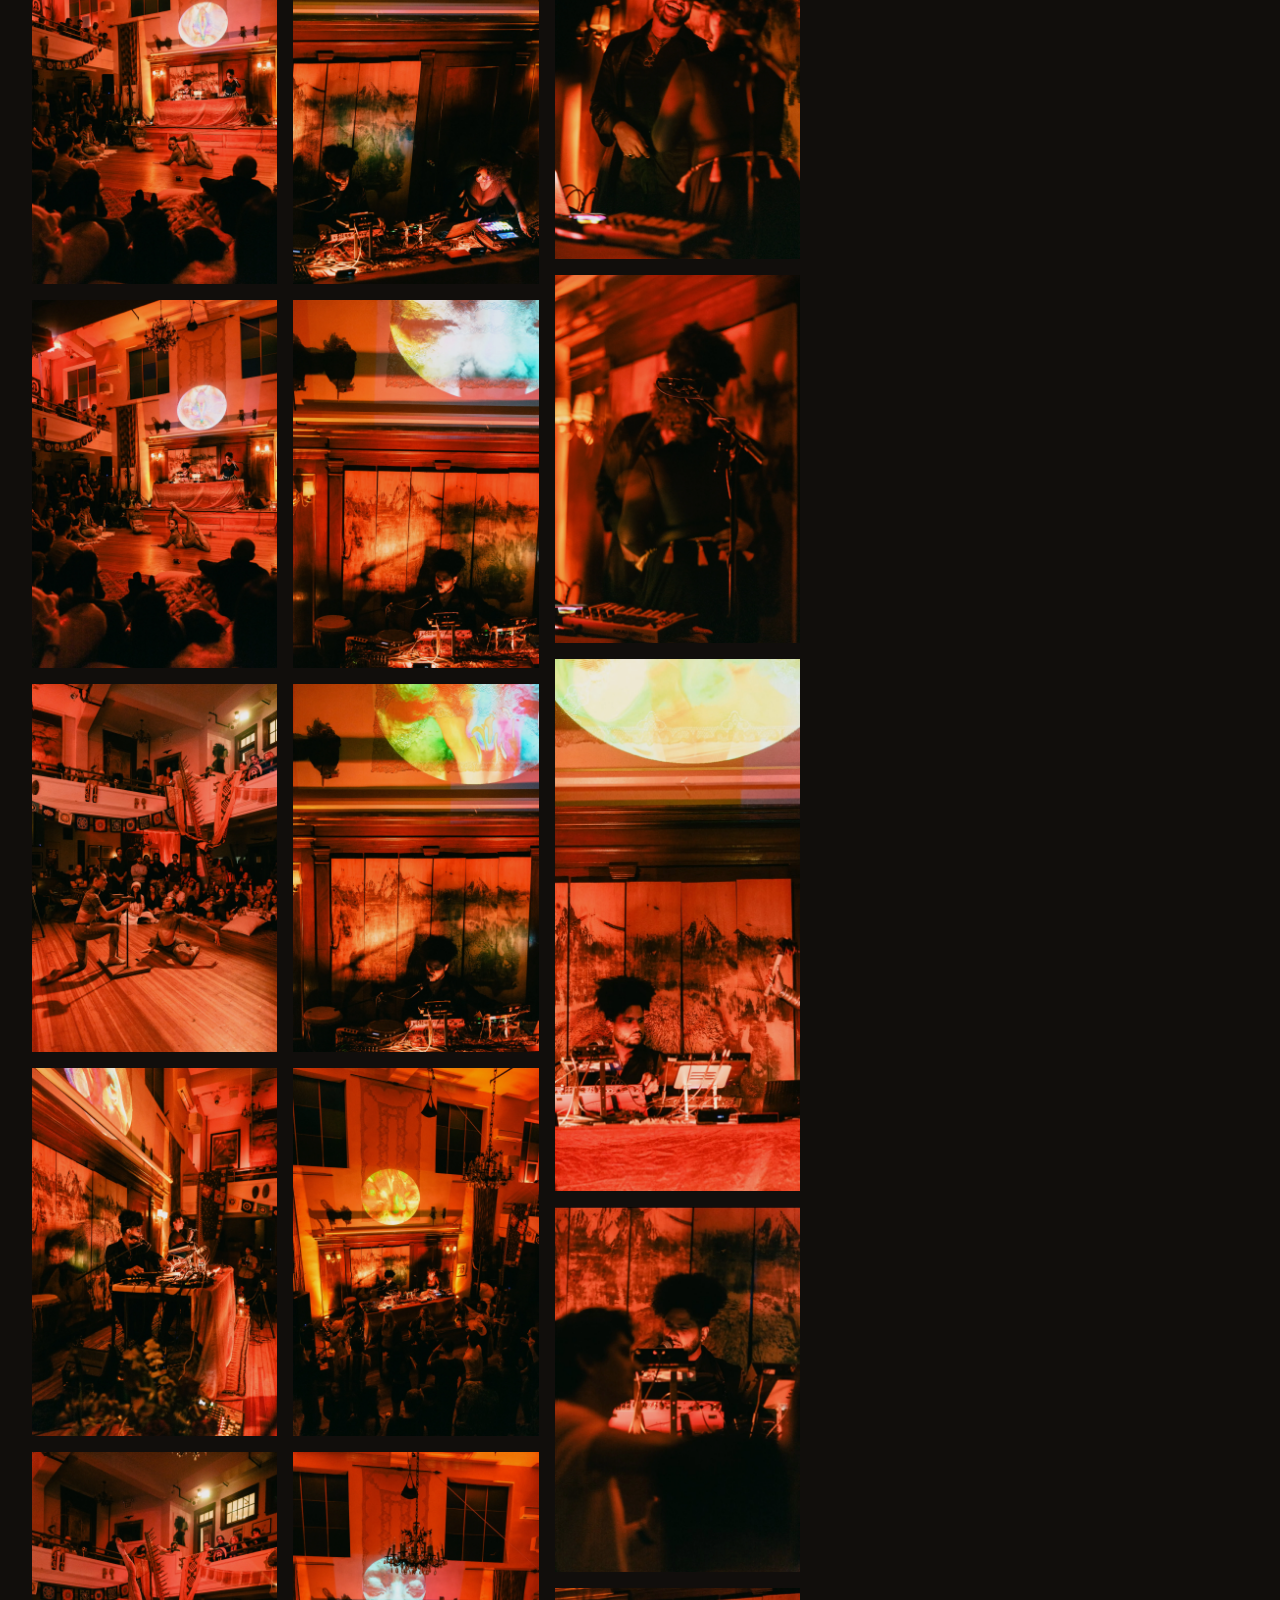
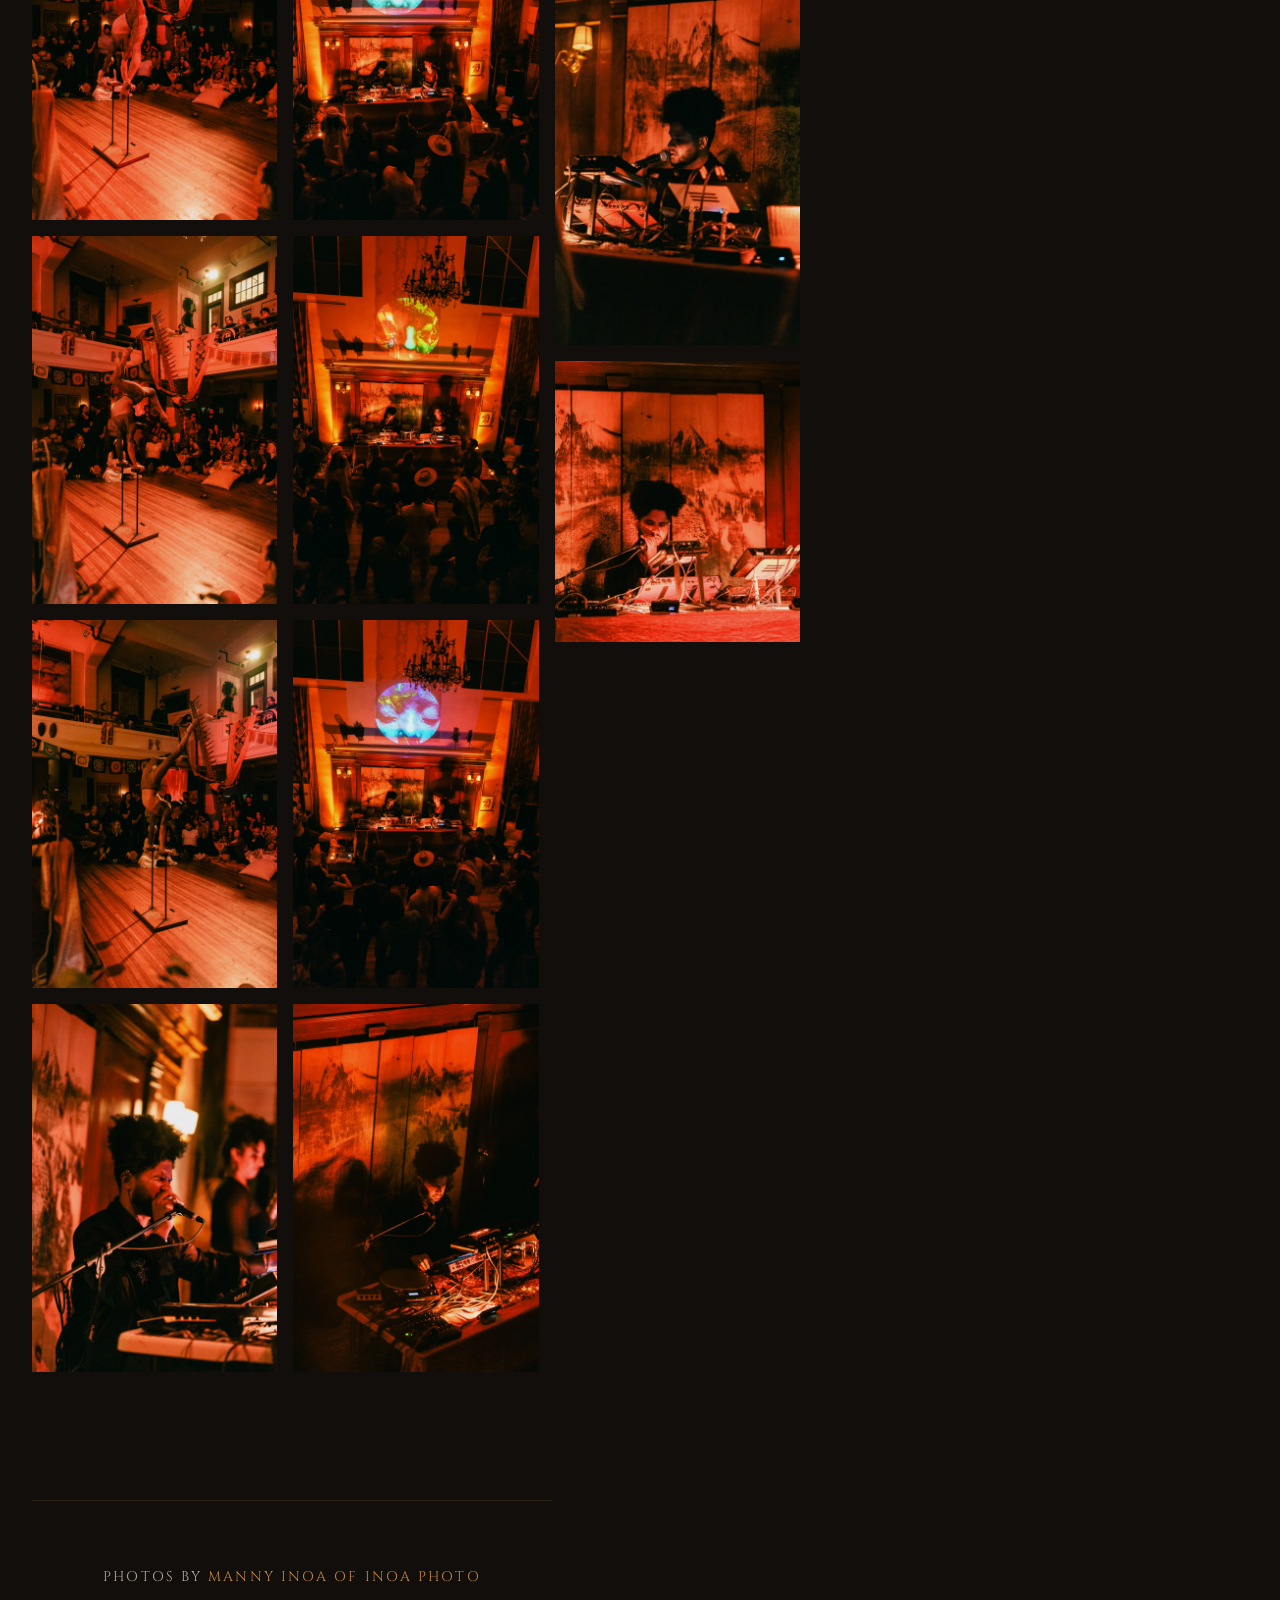
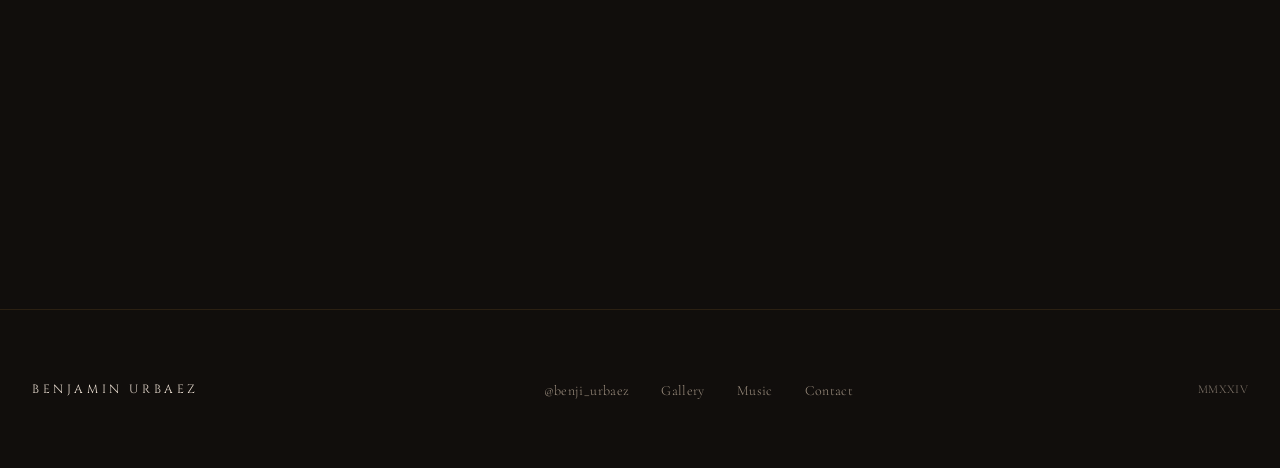
<file: gallery.html>
<!DOCTYPE html>
<html lang="en">
<head>
  <meta charset="UTF-8">
  <meta name="viewport" content="width=device-width, initial-scale=1.0">
  <title>Love Is Everything in Harlem | Benjamin Urbaez Gallery</title>
  <meta name="description" content="Love Is Everything in Harlem - photos by Manny Inoa of Inoa Photo. Benjamin Urbaez and Dreeemy live at Viewcy, Harlem NYC. Spiritual music, afrobeats, and spoken word performance photography.">
  <meta name="keywords" content="Benjamin Urbaez, Dreeemy, Harlem, NYC, live music, afrobeats, spiritual music, Viewcy, Inoa Photo, Manny Inoa, performance photography">
  <link rel="canonical" href="https://benjaminurbaez.com/gallery.html">
  <link rel="stylesheet" href="https://cdnjs.cloudflare.com/ajax/libs/font-awesome/6.5.1/css/all.min.css" integrity="sha512-DTOQO9RWCH3ppGqcWaEA1BIZOC6xxalwEsw9c2QQeAIftl+Vegovlnee1c9QX4TctnWMn13TZye+giMm8e2LwA==" crossorigin="anonymous" referrerpolicy="no-referrer">
  <link rel="stylesheet" href="styles.css">
</head>
<body>

  <nav class="nav nav--sticky">
    <div class="container nav__inner">
      <a href="/" class="nav__logo">Benjamin Urbaez</a>
      <ul class="nav__links">
        <li><a href="/" class="nav__link">Home</a></li>
        <li><a href="/about/" class="nav__link">About</a></li>
        <li><a href="/gallery/" class="nav__link active">Gallery</a></li>
        <li><a href="/music/" class="nav__link">Music</a></li>
        <li><a href="/contact/" class="nav__link">Contact</a></li>
        <li><a href="https://www.instagram.com/benji_urbaez/" target="_blank" rel="noopener" class="nav__link nav__link--instagram" aria-label="Instagram"><i class="fa-brands fa-instagram"></i></a></li>
      </ul>
      <button class="nav__toggle" aria-label="Toggle navigation">
        <span></span>
        <span></span>
        <span></span>
      </button>
    </div>
  </nav>

  <header class="page-header">
    <div class="container">
      <h1 class="page-header__title animate-fade-in-up">Love Is Everything in Harlem</h1>
      <p class="page-header__subtitle animate-fade-in-up animate-delay-1">Photos by Manny Inoa</p>
      <div class="page-header__line animate-fade-in-up animate-delay-2"></div>
    </div>
  </header>

  <section class="section">
    <div class="container">
      <div class="gallery-layout">

        <div class="gallery-layout__main">
          <div class="gallery-grid">
            <div class="gallery-grid__item">
              <img src="assets/frominoaphoto/251115.BenjiDreemy@Viewcy.edits-inoaphotos/DSC01634WEB.webp" alt="Global artist Benjamin Urbaez and DJ Dreeemy performing live at Viewcy in Harlem NYC with projected visuals and intimate audience" loading="lazy">
            </div>
            <div class="gallery-grid__item">
              <img src="assets/frominoaphoto/251115.BenjiDreemy@Viewcy.edits-inoaphotos/DSC01637WEB.webp" alt="Global artist Benjamin Urbaez and DJ Dreeemy on stage at Viewcy Harlem with warm amber lighting and live electronic music setup" loading="lazy">
            </div>
            <div class="gallery-grid__item">
              <img src="assets/frominoaphoto/251115.BenjiDreemy@Viewcy.edits-inoaphotos/DSC01639WEB.webp" alt="Global artist Benjamin Urbaez and DJ Dreeemy performing spiritual music live at Love Is Everything event in Harlem" loading="lazy">
            </div>
            <div class="gallery-grid__item">
              <img src="assets/frominoaphoto/251115.BenjiDreemy@Viewcy.edits-inoaphotos/DSC01643WEB.webp" alt="Global artist Benjamin Urbaez and DJ Dreeemy live afrobeats performance by Benjamin Urbaez at Viewcy venue Harlem New York" loading="lazy">
            </div>
            <div class="gallery-grid__item">
              <img src="assets/frominoaphoto/251115.BenjiDreemy@Viewcy.edits-inoaphotos/DSC01646WEB.webp" alt="Global artist Benjamin Urbaez and DJ Dreeemy Dominican-American musician performing spoken word at Harlem venue" loading="lazy">
            </div>
            <div class="gallery-grid__item">
              <img src="assets/frominoaphoto/251115.BenjiDreemy@Viewcy.edits-inoaphotos/DSC01647WEB.webp" alt="Global artist Benjamin Urbaez and DJ Dreeemy intimate live music ceremony with Benjamin Urbaez at Viewcy Harlem" loading="lazy">
            </div>
            <div class="gallery-grid__item">
              <img src="assets/frominoaphoto/251115.BenjiDreemy@Viewcy.edits-inoaphotos/DSC01649WEB.webp" alt="Global artist Benjamin Urbaez and DJ Dreeemy live performance atmosphere with warm stage lighting in Harlem NYC" loading="lazy">
            </div>
            <div class="gallery-grid__item">
              <img src="assets/frominoaphoto/251115.BenjiDreemy@Viewcy.edits-inoaphotos/DSC01650WEB.webp" alt="Global artist Benjamin Urbaez and DJ Dreeemy audience absorbed in live show at Viewcy Harlem" loading="lazy">
            </div>
            <div class="gallery-grid__item">
              <img src="assets/frominoaphoto/251115.BenjiDreemy@Viewcy.edits-inoaphotos/DSC01653WEB.webp" alt="Global artist Benjamin Urbaez and DJ Dreeemy creating spiritual soundscapes with electronic instruments at Harlem performance" loading="lazy">
            </div>
            <div class="gallery-grid__item">
              <img src="assets/frominoaphoto/251115.BenjiDreemy@Viewcy.edits-inoaphotos/DSC01655WEB.webp" alt="Global artist Benjamin Urbaez and DJ Dreeemy live improvisational music at Love Is Everything Harlem event" loading="lazy">
            </div>
            <div class="gallery-grid__item">
              <img src="assets/frominoaphoto/251115.BenjiDreemy@Viewcy.edits-inoaphotos/DSC01657WEB.webp" alt="Global artist Benjamin Urbaez and DJ Dreeemy performing with microphone and loop station at Viewcy Harlem" loading="lazy">
            </div>
            <div class="gallery-grid__item">
              <img src="assets/frominoaphoto/251115.BenjiDreemy@Viewcy.edits-inoaphotos/DSC01658WEB.webp" alt="Global artist Benjamin Urbaez and DJ Dreeemy atmospheric shot of live set with warm amber and red lighting" loading="lazy">
            </div>
            <div class="gallery-grid__item">
              <img src="assets/frominoaphoto/251115.BenjiDreemy@Viewcy.edits-inoaphotos/DSC01659WEB.webp" alt="Global artist Benjamin Urbaez and DJ Dreeemy global music performer on stage at intimate Harlem venue" loading="lazy">
            </div>
            <div class="gallery-grid__item">
              <img src="assets/frominoaphoto/251115.BenjiDreemy@Viewcy.edits-inoaphotos/DSC01660WEB.webp" alt="Global artist Benjamin Urbaez and DJ Dreeemy live spiritual music ceremony at Viewcy NYC" loading="lazy">
            </div>
            <div class="gallery-grid__item">
              <img src="assets/frominoaphoto/251115.BenjiDreemy@Viewcy.edits-inoaphotos/DSC01661WEB.webp" alt="Global artist Benjamin Urbaez and DJ Dreeemy performing afrobeats and spoken word at Love Is Everything in Harlem" loading="lazy">
            </div>
            <div class="gallery-grid__item">
              <img src="assets/frominoaphoto/251115.BenjiDreemy@Viewcy.edits-inoaphotos/DSC01662WEB.webp" alt="Global artist Benjamin Urbaez and DJ Dreeemy candid performance moment at Viewcy Harlem event" loading="lazy">
            </div>
            <div class="gallery-grid__item">
              <img src="assets/frominoaphoto/251115.BenjiDreemy@Viewcy.edits-inoaphotos/DSC01663WEB.webp" alt="Global artist Benjamin Urbaez and DJ Dreeemy and live electronics setup at spiritual music gathering in Harlem" loading="lazy">
            </div>
            <div class="gallery-grid__item">
              <img src="assets/frominoaphoto/251115.BenjiDreemy@Viewcy.edits-inoaphotos/DSC01664WEB.webp" alt="Global artist Benjamin Urbaez and DJ Dreeemy wide shot of performance space at Viewcy with audience in Harlem NYC" loading="lazy">
            </div>
            <div class="gallery-grid__item">
              <img src="assets/frominoaphoto/251115.BenjiDreemy@Viewcy.edits-inoaphotos/DSC01665WEB.webp" alt="Global artist Benjamin Urbaez and DJ Dreeemy Dominican heritage musician performing live in New York City" loading="lazy">
            </div>
            <div class="gallery-grid__item">
              <img src="assets/frominoaphoto/251115.BenjiDreemy@Viewcy.edits-inoaphotos/DSC01668WEB.webp" alt="Global artist Benjamin Urbaez and DJ Dreeemy intimate audience view of live show at Viewcy Harlem" loading="lazy">
            </div>
            <div class="gallery-grid__item">
              <img src="assets/frominoaphoto/251115.BenjiDreemy@Viewcy.edits-inoaphotos/DSC01669WEB.webp" alt="Global artist Benjamin Urbaez and DJ Dreeemy performing with projected art visuals overhead at Harlem venue" loading="lazy">
            </div>
            <div class="gallery-grid__item">
              <img src="assets/frominoaphoto/251115.BenjiDreemy@Viewcy.edits-inoaphotos/DSC01670WEB.webp" alt="Global artist Benjamin Urbaez and DJ Dreeemy audience immersed in live spiritual music experience in Harlem" loading="lazy">
            </div>
            <div class="gallery-grid__item">
              <img src="assets/frominoaphoto/251115.BenjiDreemy@Viewcy.edits-inoaphotos/DSC01671WEB.webp" alt="Global artist Benjamin Urbaez and DJ Dreeemy world touring musician captured live at Viewcy Harlem NYC" loading="lazy">
            </div>
            <div class="gallery-grid__item">
              <img src="assets/frominoaphoto/251115.BenjiDreemy@Viewcy.edits-inoaphotos/DSC01672WEB.webp" alt="Global artist Benjamin Urbaez and DJ Dreeemy close-up performing spoken word poetry at Harlem music event" loading="lazy">
            </div>
            <div class="gallery-grid__item">
              <img src="assets/frominoaphoto/251115.BenjiDreemy@Viewcy.edits-inoaphotos/DSC01674WEB.webp" alt="Global artist Benjamin Urbaez and DJ Dreeemy live set with looping equipment and warm stage lighting" loading="lazy">
            </div>
            <div class="gallery-grid__item">
              <img src="assets/frominoaphoto/251115.BenjiDreemy@Viewcy.edits-inoaphotos/DSC01676WEB.webp" alt="Global artist Benjamin Urbaez and DJ Dreeemy spiritual afrobeats musician performing at Love Is Everything event" loading="lazy">
            </div>
            <div class="gallery-grid__item">
              <img src="assets/frominoaphoto/251115.BenjiDreemy@Viewcy.edits-inoaphotos/DSC01678WEB.webp" alt="Global artist Benjamin Urbaez and DJ Dreeemy stage view of live performance at Viewcy venue in Harlem" loading="lazy">
            </div>
            <div class="gallery-grid__item">
              <img src="assets/frominoaphoto/251115.BenjiDreemy@Viewcy.edits-inoaphotos/DSC01679WEB.webp" alt="Global artist Benjamin Urbaez and DJ Dreeemy performing indigenous-influenced music at intimate Harlem gathering" loading="lazy">
            </div>
            <div class="gallery-grid__item">
              <img src="assets/frominoaphoto/251115.BenjiDreemy@Viewcy.edits-inoaphotos/DSC01680WEB.webp" alt="Global artist Benjamin Urbaez and DJ Dreeemy moody atmospheric capture on stage in Harlem NYC" loading="lazy">
            </div>
            <div class="gallery-grid__item">
              <img src="assets/frominoaphoto/251115.BenjiDreemy@Viewcy.edits-inoaphotos/DSC01681WEB.webp" alt="Global artist Benjamin Urbaez and DJ Dreeemy live music ceremony with red and amber lighting at Viewcy" loading="lazy">
            </div>
            <div class="gallery-grid__item">
              <img src="assets/frominoaphoto/251115.BenjiDreemy@Viewcy.edits-inoaphotos/DSC01682WEB.webp" alt="Global artist Benjamin Urbaez and DJ Dreeemy Dominican-American artist in live performance at Harlem venue" loading="lazy">
            </div>
            <div class="gallery-grid__item">
              <img src="assets/frominoaphoto/251115.BenjiDreemy@Viewcy.edits-inoaphotos/DSC01683WEB.webp" alt="Global artist Benjamin Urbaez and DJ Dreeemy creating live soundscapes with electronic instruments at Love Is Everything" loading="lazy">
            </div>
            <div class="gallery-grid__item">
              <img src="assets/frominoaphoto/251115.BenjiDreemy@Viewcy.edits-inoaphotos/DSC01684WEB.webp" alt="Global artist Benjamin Urbaez and DJ Dreeemy audience perspective of spiritual music performance in Harlem" loading="lazy">
            </div>
            <div class="gallery-grid__item">
              <img src="assets/frominoaphoto/251115.BenjiDreemy@Viewcy.edits-inoaphotos/DSC01685WEB.webp" alt="Global artist Benjamin Urbaez and DJ Dreeemy performing bilingual spoken word and afrobeats at Viewcy NYC" loading="lazy">
            </div>
            <div class="gallery-grid__item">
              <img src="assets/frominoaphoto/251115.BenjiDreemy@Viewcy.edits-inoaphotos/DSC01686WEB.webp" alt="Global artist Benjamin Urbaez and DJ Dreeemy live improvisation moment at intimate Harlem music event" loading="lazy">
            </div>
            <div class="gallery-grid__item">
              <img src="assets/frominoaphoto/251115.BenjiDreemy@Viewcy.edits-inoaphotos/DSC01688WEB.webp" alt="Global artist Benjamin Urbaez and DJ Dreeemy on stage with projected circular visuals at Viewcy Harlem" loading="lazy">
            </div>
            <div class="gallery-grid__item">
              <img src="assets/frominoaphoto/251115.BenjiDreemy@Viewcy.edits-inoaphotos/DSC01690WEB.webp" alt="Global artist Benjamin Urbaez and DJ Dreeemy dancers performing during live show at Viewcy Harlem with amber stage lighting" loading="lazy">
            </div>
            <div class="gallery-grid__item">
              <img src="assets/frominoaphoto/251115.BenjiDreemy@Viewcy.edits-inoaphotos/DSC01692WEB.webp" alt="Global artist Benjamin Urbaez and DJ Dreeemy global touring performer at Love Is Everything Harlem event" loading="lazy">
            </div>
            <div class="gallery-grid__item">
              <img src="assets/frominoaphoto/251115.BenjiDreemy@Viewcy.edits-inoaphotos/DSC01693WEB.webp" alt="Global artist Benjamin Urbaez and DJ Dreeemy live at Viewcy Harlem with warm atmospheric lighting" loading="lazy">
            </div>
            <div class="gallery-grid__item">
              <img src="assets/frominoaphoto/251115.BenjiDreemy@Viewcy.edits-inoaphotos/DSC01694WEB.webp" alt="Global artist Benjamin Urbaez and DJ Dreeemy intimate spiritual music gathering in Harlem New York" loading="lazy">
            </div>
            <div class="gallery-grid__item">
              <img src="assets/frominoaphoto/251115.BenjiDreemy@Viewcy.edits-inoaphotos/DSC01696WEB.webp" alt="Global artist Benjamin Urbaez and DJ Dreeemy performing with passion at Love Is Everything event in Harlem" loading="lazy">
            </div>
            <div class="gallery-grid__item">
              <img src="assets/frominoaphoto/251115.BenjiDreemy@Viewcy.edits-inoaphotos/DSC01698WEB.webp" alt="Global artist Benjamin Urbaez and DJ Dreeemy live electronic music and vocals at Viewcy venue NYC" loading="lazy">
            </div>
            <div class="gallery-grid__item">
              <img src="assets/frominoaphoto/251115.BenjiDreemy@Viewcy.edits-inoaphotos/DSC01699WEB.webp" alt="Global artist Benjamin Urbaez and DJ Dreeemy stage atmosphere at spiritual music ceremony in Harlem" loading="lazy">
            </div>
            <div class="gallery-grid__item">
              <img src="assets/frominoaphoto/251115.BenjiDreemy@Viewcy.edits-inoaphotos/DSC01705WEB.webp" alt="Global artist Benjamin Urbaez and DJ Dreeemy commanding the stage at Viewcy Harlem live event" loading="lazy">
            </div>
            <div class="gallery-grid__item">
              <img src="assets/frominoaphoto/251115.BenjiDreemy@Viewcy.edits-inoaphotos/DSC01707WEB.webp" alt="Global artist Benjamin Urbaez and DJ Dreeemy performing afrobeats fusion live at intimate Harlem gathering" loading="lazy">
            </div>
            <div class="gallery-grid__item">
              <img src="assets/frominoaphoto/251115.BenjiDreemy@Viewcy.edits-inoaphotos/DSC01708WEB.webp" alt="Global artist Benjamin Urbaez and DJ Dreeemy close performance shot at Love Is Everything in Harlem NYC" loading="lazy">
            </div>
            <div class="gallery-grid__item">
              <img src="assets/frominoaphoto/251115.BenjiDreemy@Viewcy.edits-inoaphotos/DSC01711WEB.webp" alt="Global artist Benjamin Urbaez and DJ Dreeemy musician from Queens NYC performing at Harlem venue" loading="lazy">
            </div>
            <div class="gallery-grid__item">
              <img src="assets/frominoaphoto/251115.BenjiDreemy@Viewcy.edits-inoaphotos/DSC01712WEB.webp" alt="Global artist Benjamin Urbaez and DJ Dreeemy live music experience with warm amber lighting at Viewcy" loading="lazy">
            </div>
            <div class="gallery-grid__item">
              <img src="assets/frominoaphoto/251115.BenjiDreemy@Viewcy.edits-inoaphotos/DSC01714WEB.webp" alt="Global artist Benjamin Urbaez and DJ Dreeemy on stage performing spiritual soundscapes at Harlem event" loading="lazy">
            </div>
            <div class="gallery-grid__item">
              <img src="assets/frominoaphoto/251115.BenjiDreemy@Viewcy.edits-inoaphotos/DSC01715WEB.webp" alt="Global artist Benjamin Urbaez and DJ Dreeemy and audience sharing intimate music moment at Viewcy Harlem" loading="lazy">
            </div>
            <div class="gallery-grid__item">
              <img src="assets/frominoaphoto/251115.BenjiDreemy@Viewcy.edits-inoaphotos/DSC01717WEB.webp" alt="Global artist Benjamin Urbaez and DJ Dreeemy live performance with electronic loops at Harlem NYC venue" loading="lazy">
            </div>
            <div class="gallery-grid__item">
              <img src="assets/frominoaphoto/251115.BenjiDreemy@Viewcy.edits-inoaphotos/DSC01718WEB.webp" alt="Global artist Benjamin Urbaez and DJ Dreeemy atmospheric stage lighting during performance at Viewcy" loading="lazy">
            </div>
            <div class="gallery-grid__item">
              <img src="assets/frominoaphoto/251115.BenjiDreemy@Viewcy.edits-inoaphotos/DSC01720WEB.webp" alt="DJ Dreeemy performing expressively during Love Is Everything show at Viewcy Harlem with dramatic lighting" loading="lazy">
            </div>
            <div class="gallery-grid__item">
              <img src="assets/frominoaphoto/251115.BenjiDreemy@Viewcy.edits-inoaphotos/DSC01722WEB.webp" alt="Global artist Benjamin Urbaez and DJ Dreeemy collaboration live on stage at Harlem venue" loading="lazy">
            </div>
            <div class="gallery-grid__item">
              <img src="assets/frominoaphoto/251115.BenjiDreemy@Viewcy.edits-inoaphotos/DSC01724WEB.webp" alt="Global artist Benjamin Urbaez and DJ Dreeemy world performer creating live music at intimate Harlem gathering" loading="lazy">
            </div>
            <div class="gallery-grid__item">
              <img src="assets/frominoaphoto/251115.BenjiDreemy@Viewcy.edits-inoaphotos/DSC01725WEB.webp" alt="Global artist Benjamin Urbaez and DJ Dreeemy performing ancestral rhythms at Love Is Everything event" loading="lazy">
            </div>
            <div class="gallery-grid__item">
              <img src="assets/frominoaphoto/251115.BenjiDreemy@Viewcy.edits-inoaphotos/DSC01727WEB.webp" alt="Global artist Benjamin Urbaez and DJ Dreeemy on microphone performing spoken word at Viewcy Harlem" loading="lazy">
            </div>
            <div class="gallery-grid__item">
              <img src="assets/frominoaphoto/251115.BenjiDreemy@Viewcy.edits-inoaphotos/DSC01728WEB.webp" alt="Global artist Benjamin Urbaez and DJ Dreeemy live afrobeats spiritual music at intimate NYC event" loading="lazy">
            </div>
            <div class="gallery-grid__item">
              <img src="assets/frominoaphoto/251115.BenjiDreemy@Viewcy.edits-inoaphotos/DSC01730WEB.webp" alt="Global artist Benjamin Urbaez and DJ Dreeemy stage shot performing at Viewcy venue in Harlem" loading="lazy">
            </div>
            <div class="gallery-grid__item">
              <img src="assets/frominoaphoto/251115.BenjiDreemy@Viewcy.edits-inoaphotos/DSC01732WEB.webp" alt="Global artist Benjamin Urbaez and DJ Dreeemy live improvisation at Love Is Everything Harlem music ceremony" loading="lazy">
            </div>
            <div class="gallery-grid__item">
              <img src="assets/frominoaphoto/251115.BenjiDreemy@Viewcy.edits-inoaphotos/DSC01734WEB.webp" alt="Global artist Benjamin Urbaez and DJ Dreeemy creating spiritual music live at Viewcy Harlem event" loading="lazy">
            </div>
            <div class="gallery-grid__item">
              <img src="assets/frominoaphoto/251115.BenjiDreemy@Viewcy.edits-inoaphotos/DSC01735WEB.webp" alt="Global artist Benjamin Urbaez and DJ Dreeemy performing with electronic instruments at Harlem venue" loading="lazy">
            </div>
            <div class="gallery-grid__item">
              <img src="assets/frominoaphoto/251115.BenjiDreemy@Viewcy.edits-inoaphotos/DSC01736WEB.webp" alt="Global artist Benjamin Urbaez and DJ Dreeemy live at Love Is Everything event with warm amber stage lighting" loading="lazy">
            </div>
            <div class="gallery-grid__item">
              <img src="assets/frominoaphoto/251115.BenjiDreemy@Viewcy.edits-inoaphotos/DSC01737WEB.webp" alt="Global artist Benjamin Urbaez and DJ Dreeemy performing fusion music at intimate Harlem gathering" loading="lazy">
            </div>
            <div class="gallery-grid__item">
              <img src="assets/frominoaphoto/251115.BenjiDreemy@Viewcy.edits-inoaphotos/DSC01740WEB.webp" alt="Global artist Benjamin Urbaez and DJ Dreeemy audience enjoying spiritual afrobeats performance at Viewcy Harlem" loading="lazy">
            </div>
            <div class="gallery-grid__item">
              <img src="assets/frominoaphoto/251115.BenjiDreemy@Viewcy.edits-inoaphotos/DSC01743WEB.webp" alt="Global artist Benjamin Urbaez and DJ Dreeemy on stage at Viewcy performing live for Harlem audience" loading="lazy">
            </div>
            <div class="gallery-grid__item">
              <img src="assets/frominoaphoto/251115.BenjiDreemy@Viewcy.edits-inoaphotos/DSC01745WEB.webp" alt="Global artist Benjamin Urbaez and DJ Dreeemy live performance atmosphere at Love Is Everything event NYC" loading="lazy">
            </div>
            <div class="gallery-grid__item">
              <img src="assets/frominoaphoto/251115.BenjiDreemy@Viewcy.edits-inoaphotos/DSC01746WEB.webp" alt="Global artist Benjamin Urbaez and DJ Dreeemy Dominican-American performer at Viewcy Harlem event" loading="lazy">
            </div>
            <div class="gallery-grid__item">
              <img src="assets/frominoaphoto/251115.BenjiDreemy@Viewcy.edits-inoaphotos/DSC01747WEB.webp" alt="Global artist Benjamin Urbaez and DJ Dreeemy live music collaboration at Harlem venue" loading="lazy">
            </div>
            <div class="gallery-grid__item">
              <img src="assets/frominoaphoto/251115.BenjiDreemy@Viewcy.edits-inoaphotos/DSC01748WEB.webp" alt="Global artist Benjamin Urbaez and DJ Dreeemy performing with deep spiritual energy at Viewcy Harlem" loading="lazy">
            </div>
            <div class="gallery-grid__item">
              <img src="assets/frominoaphoto/251115.BenjiDreemy@Viewcy.edits-inoaphotos/DSC01756WEB.webp" alt="Global artist Benjamin Urbaez and DJ Dreeemy live spoken word and music at Love Is Everything Harlem" loading="lazy">
            </div>
            <div class="gallery-grid__item">
              <img src="assets/frominoaphoto/251115.BenjiDreemy@Viewcy.edits-inoaphotos/DSC01758WEB.webp" alt="Global artist Benjamin Urbaez and DJ Dreeemy global touring artist performing live at Harlem NYC venue" loading="lazy">
            </div>
            <div class="gallery-grid__item">
              <img src="assets/frominoaphoto/251115.BenjiDreemy@Viewcy.edits-inoaphotos/DSC01761WEB.webp" alt="Global artist Benjamin Urbaez and DJ Dreeemy performing indigenous-influenced rhythms at Viewcy event" loading="lazy">
            </div>
            <div class="gallery-grid__item">
              <img src="assets/frominoaphoto/251115.BenjiDreemy@Viewcy.edits-inoaphotos/DSC01762WEB.webp" alt="DJ Dreeemy performing with raised arms and bracelets during Love Is Everything show at Viewcy Harlem" loading="lazy">
            </div>
            <div class="gallery-grid__item">
              <img src="assets/frominoaphoto/251115.BenjiDreemy@Viewcy.edits-inoaphotos/DSC01764WEB.webp" alt="Global artist Benjamin Urbaez and DJ Dreeemy live music ceremony with warm lighting at Harlem venue" loading="lazy">
            </div>
            <div class="gallery-grid__item">
              <img src="assets/frominoaphoto/251115.BenjiDreemy@Viewcy.edits-inoaphotos/DSC01765WEB.webp" alt="Global artist Benjamin Urbaez and DJ Dreeemy performing spiritual afrobeats at intimate NYC gathering" loading="lazy">
            </div>
            <div class="gallery-grid__item">
              <img src="assets/frominoaphoto/251115.BenjiDreemy@Viewcy.edits-inoaphotos/DSC01767WEB.webp" alt="Global artist Benjamin Urbaez and DJ Dreeemy live at Love Is Everything in Harlem" loading="lazy">
            </div>
            <div class="gallery-grid__item">
              <img src="assets/frominoaphoto/251115.BenjiDreemy@Viewcy.edits-inoaphotos/DSC01770WEB.webp" alt="Global artist Benjamin Urbaez and DJ Dreeemy on stage creating live soundscapes at Viewcy Harlem" loading="lazy">
            </div>
            <div class="gallery-grid__item">
              <img src="assets/frominoaphoto/251115.BenjiDreemy@Viewcy.edits-inoaphotos/DSC01771WEB.webp" alt="Global artist Benjamin Urbaez and DJ Dreeemy performing bilingual music at Harlem spiritual gathering" loading="lazy">
            </div>
            <div class="gallery-grid__item">
              <img src="assets/frominoaphoto/251115.BenjiDreemy@Viewcy.edits-inoaphotos/DSC01778WEB.webp" alt="Global artist Benjamin Urbaez and DJ Dreeemy live performance close-up at Viewcy Harlem NYC" loading="lazy">
            </div>
            <div class="gallery-grid__item">
              <img src="assets/frominoaphoto/251115.BenjiDreemy@Viewcy.edits-inoaphotos/DSC01781WEB.webp" alt="Global artist Benjamin Urbaez and DJ Dreeemy and audience at Love Is Everything music event in Harlem" loading="lazy">
            </div>
            <div class="gallery-grid__item">
              <img src="assets/frominoaphoto/251115.BenjiDreemy@Viewcy.edits-inoaphotos/DSC01786WEB.webp" alt="Global artist Benjamin Urbaez and DJ Dreeemy performing with spiritual intensity at Harlem venue" loading="lazy">
            </div>
            <div class="gallery-grid__item">
              <img src="assets/frominoaphoto/251115.BenjiDreemy@Viewcy.edits-inoaphotos/DSC01790WEB.webp" alt="Global artist Benjamin Urbaez and DJ Dreeemy live ceremony conclusion at Viewcy Love Is Everything event" loading="lazy">
            </div>
            <div class="gallery-grid__item">
              <img src="assets/frominoaphoto/251115.BenjiDreemy@Viewcy.edits-inoaphotos/DSC02202WEB.webp" alt="Global artist Benjamin Urbaez and DJ Dreeemy post-performance at Viewcy Harlem Love Is Everything event" loading="lazy">
            </div>
            <div class="gallery-grid__item">
              <img src="assets/frominoaphoto/251115.BenjiDreemy@Viewcy.edits-inoaphotos/DSC02204WEB.webp" alt="Global artist Benjamin Urbaez and DJ Dreeemy and community gathering after Love Is Everything show in Harlem" loading="lazy">
            </div>
            <div class="gallery-grid__item">
              <img src="assets/frominoaphoto/251115.BenjiDreemy@Viewcy.edits-inoaphotos/DSC02206WEB.webp" alt="Global artist Benjamin Urbaez and DJ Dreeemy performing with open arms and spiritual energy at Viewcy Harlem with warm stage lighting" loading="lazy">
            </div>
            <div class="gallery-grid__item">
              <img src="assets/frominoaphoto/251115.BenjiDreemy@Viewcy.edits-inoaphotos/DSC02210WEB.webp" alt="Global artist Benjamin Urbaez and DJ Dreeemy at Love Is Everything event Harlem - spiritual music performance" loading="lazy">
            </div>
            <div class="gallery-grid__item">
              <img src="assets/frominoaphoto/251115.BenjiDreemy@Viewcy.edits-inoaphotos/DSC02211WEB.webp" alt="Global artist Benjamin Urbaez and DJ Dreeemy final moments at Love Is Everything Viewcy Harlem" loading="lazy">
            </div>
            <div class="gallery-grid__item">
              <img src="assets/frominoaphoto/benjaminurbaezinoaphoto_00001.webp" alt="Global artist Benjamin Urbaez and DJ Dreeemy performing with electronic music equipment and projected visuals at live venue with warm red lighting" loading="lazy">
            </div>
            <div class="gallery-grid__item">
              <img src="assets/frominoaphoto/benjaminurbaezinoaphoto_00002.webp" alt="Global artist Benjamin Urbaez and DJ Dreeemy singing into microphone during live afrobeats performance with intimate red stage lighting" loading="lazy">
            </div>
            <div class="gallery-grid__item">
              <img src="assets/frominoaphoto/benjaminurbaezinoaphoto_00003.webp" alt="Global artist Benjamin Urbaez and DJ Dreeemy performing spoken word with microphone at live music event with warm amber lighting" loading="lazy">
            </div>
            <div class="gallery-grid__item">
              <img src="assets/frominoaphoto/benjaminurbaezinoaphoto_00004.webp" alt="Global artist Benjamin Urbaez and DJ Dreeemy Dominican-American spiritual music artist performing live with electronic instruments and microphone" loading="lazy">
            </div>
          </div>
        </div>

        <aside class="gallery-layout__sidebar">
          <div class="gallery-sidebar">
            <div class="gallery-sidebar__embed">
              <blockquote class="instagram-media" data-instgrm-permalink="https://www.instagram.com/p/DUWRddjEfJs/?img_index=8" data-instgrm-version="14" style="background: transparent; border:0; margin: 0; max-width:100%; min-width:280px; padding:0; width:100%;">
                <div style="padding:16px;">
                  <a href="https://www.instagram.com/p/DUWRddjEfJs/?img_index=8" style="background: transparent; line-height:0; padding:0; text-align:center; text-decoration:none; width:100%;" target="_blank" rel="noopener">View this post on Instagram</a>
                </div>
              </blockquote>
              <script async src="//www.instagram.com/embed.js"></script>
            </div>
            <div class="gallery-sidebar__poem">
              <h3>Dreeemy</h3>
              <p class="gallery-sidebar__poem-text">
                and when they speak of the force of nature<br>
                that brought the world back<br>
                when she was at her brink<br>
                they will speak of love.<br>
                They will speak of art.<br>
                and they will speak of us —<br>
                of our people.<br>
                The ones who kept showing up.<br>
                They will tell their children's children:<br>
                When it feels like there is absolutely nothing ...<br><br>
                <strong>Love Is Everything.</strong>
              </p>
              <p class="gallery-sidebar__meta">
                #HARLEM #NYC<br>
                #VIEWCY #DREEEMY #DREEEMYLIVE
              </p>
            </div>
            <a href="https://www.instagram.com/benji_urbaez/" target="_blank" rel="noopener" class="social-link" style="display: block; text-align: center;">Follow @benji_urbaez</a>
          </div>
        </aside>

      </div>
    </div>
  </section>

  <section class="section" style="padding-top: 0;">
    <div class="container">
      <p class="gallery-credit">Photos by <a href="https://www.instagram.com/inoa_photo/" target="_blank" rel="noopener">Manny Inoa of Inoa Photo</a></p>
    </div>
  </section>

  <footer class="footer">
    <div class="container footer__inner">
      <span class="footer__logo">Benjamin Urbaez</span>
      <ul class="footer__links">
        <li><a href="https://www.instagram.com/benji_urbaez/" target="_blank" rel="noopener" class="footer__link">@benji_urbaez</a></li>
        <li><a href="/gallery/" class="footer__link">Gallery</a></li>
        <li><a href="/music/" class="footer__link">Music</a></li>
        <li><a href="/contact/" class="footer__link">Contact</a></li>
      </ul>
      <span class="footer__copy">MMXXIV</span>
    </div>
  </footer>

  <script src="script.js"></script>
</body>
</html>
</file>
<file: styles.css>
/* Benjamin Urbaez - Sacred Earth Editorial */
@import url('https://fonts.googleapis.com/css2?family=Cinzel:wght@400;500;600;700&family=Cormorant+Garamond:ital,wght@0,300;0,400;0,500;0,600;1,300;1,400&display=swap');

:root {
  /* Sacred Earth Palette - Warm Amber Dark */
  --bg: #110E0C;
  --bg-alt: #1A1512;
  --burgundy: #8B3A3A;
  --burgundy-light: #A85050;
  --amber: #C4873B;
  --amber-light: #D4A054;
  --brown: #2A1F18;
  --brown-light: #3D2E22;
  --grey: #8A7E72;
  --grey-warm: #9E9080;
  --cream: #E8DCD0;
  --cream-muted: #B8A898;
  --text: #E8DCD0;
  --text-muted: #B8A898;

  /* Typography */
  --font-display: 'Cinzel', serif;
  --font-body: 'Cormorant Garamond', serif;

  /* Spacing */
  --space-xs: 0.5rem;
  --space-sm: 1rem;
  --space-md: 2rem;
  --space-lg: 4rem;
  --space-xl: 8rem;
  --space-2xl: 12rem;
}

*, *::before, *::after {
  margin: 0;
  padding: 0;
  box-sizing: border-box;
}

html {
  font-size: 16px;
  scroll-behavior: smooth;
}

body {
  font-family: var(--font-body);
  font-size: 1.125rem;
  font-weight: 300;
  line-height: 1.7;
  color: var(--text);
  background-color: var(--bg);
  min-height: 100vh;
  overflow-x: hidden;
  letter-spacing: 0.02em;
}

::selection {
  background: var(--amber);
  color: var(--bg);
}

/* Typography */
h1, h2, h3, h4 {
  font-family: var(--font-display);
  font-weight: 400;
  letter-spacing: 0.15em;
  text-transform: uppercase;
  line-height: 1.2;
}

h1 {
  font-size: clamp(2.5rem, 8vw, 6rem);
}

h2 {
  font-size: clamp(1.75rem, 4vw, 3rem);
  color: var(--cream-muted);
}

h3 {
  font-size: clamp(1.25rem, 2vw, 1.5rem);
  letter-spacing: 0.2em;
}

p {
  max-width: 65ch;
}

a {
  color: var(--text);
  text-decoration: none;
  transition: color 0.3s ease;
}

a:hover {
  color: var(--amber);
}

/* Layout */
.container {
  width: 100%;
  max-width: 1400px;
  margin: 0 auto;
  padding: 0 var(--space-md);
}

.container--wide {
  max-width: 1600px;
}

.container--narrow {
  max-width: 900px;
}

/* Navigation */
.nav {
  position: fixed;
  top: 0;
  left: 0;
  right: 0;
  z-index: 100;
  padding: var(--space-md) 0;
  background: linear-gradient(to bottom, rgba(17, 14, 12, 0.9) 0%, transparent 100%);
}

.nav__inner {
  display: flex;
  justify-content: space-between;
  align-items: center;
}

.nav__logo {
  font-family: var(--font-display);
  font-size: 0.875rem;
  letter-spacing: 0.3em;
  text-transform: uppercase;
}

.nav__links {
  display: flex;
  gap: var(--space-lg);
  list-style: none;
}

.nav__link {
  font-family: var(--font-display);
  font-size: 0.75rem;
  font-weight: bolder;
  letter-spacing: 0.25em;
  text-transform: uppercase;
  position: relative;
}

.nav__link::after {
  content: '';
  position: absolute;
  bottom: -4px;
  left: 0;
  width: 0;
  height: 1px;
  background: var(--amber);
  transition: width 0.4s ease;
}

.nav__link:hover::after,
.nav__link.active::after {
  width: 100%;
}

.nav__link.active {
  color: var(--amber);
}

/* Mobile Nav Toggle */
.nav__toggle {
  display: none;
  flex-direction: column;
  gap: 6px;
  background: none;
  border: none;
  cursor: pointer;
  padding: var(--space-xs);
}

.nav__toggle span {
  width: 24px;
  height: 1px;
  background: var(--text);
  transition: all 0.3s ease;
}

/* Hero Section */
.hero {
  min-height: 100vh;
  display: flex;
  flex-direction: column;
  justify-content: flex-end;
  padding-bottom: var(--space-xl);
  position: relative;
  overflow: hidden;
}

.hero__background {
  position: absolute;
  inset: 0;
  z-index: -1;
}

.hero__image {
  width: 100%;
  height: 100%;
  object-fit: cover;
  opacity: 0.7;
  filter: grayscale(0%);
}

.hero__overlay {
  position: absolute;
  inset: 0;
  background: linear-gradient(
    to top,
    var(--bg) 0%,
    rgba(17, 14, 12, 0.6) 40%,
    rgba(17, 14, 12, 0.2) 100%
  );
}

.hero__content {
  position: relative;
  z-index: 1;
}

.hero__title {
  margin-bottom: var(--space-md);
}

.hero__subtitle {
  font-family: var(--font-body);
  font-size: clamp(1rem, 2vw, 1.25rem);
  font-weight: 300;
  font-style: italic;
  letter-spacing: 0.1em;
  color: var(--text-muted);
  text-transform: none;
}

.hero__title--large {
  font-family: var(--font-body);
  font-size: clamp(2rem, 4vw, 2.5rem);
  font-weight: 300;
  font-style: italic;
  letter-spacing: 0.1em;
  text-transform: none;
  color: var(--text-muted);
}

/* Page Header */
.page-header {
  padding-top: calc(80px + var(--space-md));
  padding-bottom: var(--space-md);
}

.page-header__title {
  margin-bottom: var(--space-sm);
}

.page-header__line {
  width: 60px;
  height: 1px;
  background: var(--amber);
}

/* Sections */
.section {
  padding: var(--space-xl) 0;
}

.section--burgundy {
  background: var(--burgundy);
  color: var(--cream);
}

.section--burgundy h2,
.section--burgundy h3,
.section--burgundy p,
.section--burgundy a {
  color: var(--cream);
}

.section--burgundy .section__line {
  background: var(--amber);
}

.section--burgundy .social-link {
  background: rgba(232, 220, 208, 0.15);
  color: var(--cream);
}

.section--burgundy .social-link:hover {
  background: var(--amber);
  color: var(--bg);
}

.section--brown {
  background: var(--brown-light);
  color: var(--cream);
}

.section--brown h2,
.section--brown h3,
.section--brown p,
.section--brown a {
  color: var(--cream);
}

.section--brown .social-link {
  background: rgba(232, 220, 208, 0.15);
  color: var(--cream);
}

.section--brown .social-link:hover {
  background: var(--amber);
  color: var(--bg);
}

.section__header {
  margin-bottom: var(--space-lg);
}

.section__title {
  margin-bottom: var(--space-sm);
}

.section__line {
  width: 40px;
  height: 1px;
  background: var(--amber);
}

/* Grid Layouts */
.grid {
  display: grid;
  gap: var(--space-lg);
}

.grid--2 {
  grid-template-columns: repeat(2, 1fr);
}

.grid--3 {
  grid-template-columns: repeat(3, 1fr);
}

.grid--asymmetric {
  grid-template-columns: 1fr 1.5fr;
}

/* Content Blocks */
.content-block {
  display: grid;
  grid-template-columns: 1fr 1fr;
  gap: var(--space-xl);
  align-items: start;
}

.content-block--reverse {
  direction: rtl;
}

.content-block--reverse > * {
  direction: ltr;
}

.content-block__text {
  display: flex;
  flex-direction: column;
  gap: var(--space-md);
}

.content-block__image {
  aspect-ratio: 3/4;
  overflow: hidden;
}

.content-block__image img {
  width: 100%;
  height: 100%;
  object-fit: cover;
  filter: grayscale(0%) brightness(0.95);
  transition: filter 0.6s ease, transform 0.6s ease;
}

.content-block__image:hover img {
  filter: grayscale(0%) brightness(1.05);
  transform: scale(1.02);
}

/* Cards */
.card {
  display: flex;
  flex-direction: column;
  gap: var(--space-sm);
}

.card__image {
  aspect-ratio: 1/1;
  overflow: hidden;
  background: var(--brown-light);
}

.card__image img {
  width: 100%;
  height: 100%;
  object-fit: cover;
  filter: grayscale(0%);
  transition: filter 0.4s ease, transform 0.6s ease;
}

.card:hover .card__image img {
  filter: grayscale(0%);
  transform: scale(1.05);
}

.card__title {
  font-family: var(--font-display);
  font-size: 0.875rem;
  letter-spacing: 0.2em;
  text-transform: uppercase;
}

.card__meta {
  font-size: 0.875rem;
  color: var(--grey-warm);
  font-style: italic;
}

/* Music List */
.music-list {
  display: flex;
  flex-direction: column;
}

.music-item {
  display: grid;
  grid-template-columns: auto 1fr auto;
  gap: var(--space-md);
  padding: var(--space-md) 0;
  align-items: baseline;
  border-bottom: 1px solid rgba(196, 135, 59, 0.2);
  transition: background 0.3s ease;
}

.music-item:hover {
  background: rgba(196, 135, 59, 0.08);
  margin: 0 calc(var(--space-md) * -1);
  padding-left: var(--space-md);
  padding-right: var(--space-md);
}

.music-item__number {
  font-family: var(--font-display);
  font-size: 0.75rem;
  letter-spacing: 0.1em;
  color: var(--grey);
}

.music-item__title {
  font-family: var(--font-display);
  font-size: 1rem;
  letter-spacing: 0.15em;
  text-transform: uppercase;
}

.music-item__year {
  font-size: 0.875rem;
  color: var(--grey-warm);
  font-style: italic;
}

/* Collaborations */
.collab {
  display: flex;
  flex-direction: column;
  gap: var(--space-xs);
  padding: var(--space-md);
  background: rgba(196, 135, 59, 0.06);
  transition: background 0.3s ease;
}

.collab:hover {
  background: rgba(196, 135, 59, 0.12);
}

.collab__artist {
  font-family: var(--font-display);
  font-size: 0.875rem;
  letter-spacing: 0.2em;
  text-transform: uppercase;
  color: var(--cream);
}

.collab__description {
  font-size: 0.875rem;
  color: var(--text-muted);
  font-style: italic;
}

/* Tour Dates */
.tour-item {
  display: grid;
  grid-template-columns: 100px 1fr auto;
  gap: var(--space-md);
  padding: var(--space-sm) 0;
  align-items: baseline;
  border-bottom: 1px solid rgba(196, 135, 59, 0.15);
}

.tour-item__date {
  font-family: var(--font-display);
  font-size: 0.75rem;
  letter-spacing: 0.1em;
  color: var(--amber);
}

.tour-item__venue {
  font-size: 1rem;
}

.tour-item__city {
  font-size: 0.875rem;
  color: var(--grey-warm);
  font-style: italic;
  text-align: right;
}

/* Quote Block */
.quote {
  padding: var(--space-lg);
  background: rgba(196, 135, 59, 0.08);
  border-left: 2px solid var(--amber);
  position: relative;
}

.quote::before {
  content: '"';
  font-family: var(--font-display);
  font-size: 6rem;
  color: var(--amber);
  opacity: 0.3;
  position: absolute;
  top: -1rem;
  left: var(--space-md);
  line-height: 1;
}

.quote__text {
  font-size: clamp(1.25rem, 2.5vw, 1.75rem);
  font-style: italic;
  font-weight: 300;
  line-height: 1.6;
  position: relative;
  z-index: 1;
  color: var(--cream);
}

.quote__attribution {
  margin-top: var(--space-md);
  font-family: var(--font-display);
  font-size: 0.75rem;
  letter-spacing: 0.2em;
  text-transform: uppercase;
  color: var(--cream-muted);
}

/* Contact Form */
.contact-grid {
  display: grid;
  grid-template-columns: 1fr 1fr;
  gap: var(--space-xl);
}

.contact-info {
  display: flex;
  flex-direction: column;
  gap: var(--space-lg);
}

.contact-block {
  display: flex;
  flex-direction: column;
  gap: var(--space-xs);
}

.contact-block__label {
  font-family: var(--font-display);
  font-size: 0.75rem;
  letter-spacing: 0.25em;
  text-transform: uppercase;
  color: var(--amber);
}

.contact-block__value {
  font-size: 1.125rem;
}

.contact-block__value a {
  transition: color 0.3s ease;
}

.contact-block__value a:hover {
  color: var(--amber);
}

/* Social Links */
.social-links {
  display: flex;
  gap: var(--space-md);
}

.social-link {
  font-family: var(--font-display);
  font-size: 0.75rem;
  letter-spacing: 0.2em;
  text-transform: uppercase;
  padding: var(--space-sm) var(--space-md);
  background: rgba(196, 135, 59, 0.12);
  color: var(--cream);
  transition: background 0.3s ease, color 0.3s ease;
}

.social-link:hover {
  background: var(--amber);
  color: var(--bg);
}

/* Instagram Embed Container */
.instagram-embed {
  background: rgba(196, 135, 59, 0.06);
  padding: var(--space-md);
  min-height: 400px;
  display: flex;
  align-items: center;
  justify-content: center;
}

.instagram-embed iframe {
  max-width: 100%;
}

/* Gallery Layout */
.gallery-layout {
  display: grid;
  grid-template-columns: 2fr 1fr;
  gap: var(--space-lg);
}

.gallery-grid {
  columns: 3;
  column-gap: var(--space-sm);
}

.gallery-grid__item {
  break-inside: avoid;
  margin-bottom: var(--space-sm);
}

.gallery-grid__item img {
  width: 100%;
  display: block;
  filter: grayscale(0%) brightness(0.95);
  transition: filter 0.4s ease, transform 0.4s ease, opacity 0.6s ease;
  opacity: 0;
}

.gallery-grid__item img.loaded {
  opacity: 1;
}

.gallery-grid__item:hover img {
  filter: grayscale(0%) brightness(1.1);
  transform: scale(1.02);
}

.gallery-grid__item {
  overflow: hidden;
}

.gallery-sidebar {
  display: flex;
  flex-direction: column;
  gap: var(--space-lg);
}

.gallery-sidebar__embed {
  min-height: 400px;
}

.gallery-sidebar__poem {
  display: flex;
  flex-direction: column;
  gap: var(--space-md);
}

.gallery-sidebar__poem-text {
  font-style: italic;
  font-size: 1rem;
  line-height: 1.8;
  color: var(--text-muted);
}

.gallery-sidebar__poem-text strong {
  font-weight: 600;
  color: var(--text);
  font-style: normal;
}

.gallery-sidebar__meta {
  font-family: var(--font-display);
  font-size: 0.7rem;
  letter-spacing: 0.15em;
  text-transform: uppercase;
  color: var(--grey-warm);
}

.gallery-credit {
  font-family: var(--font-display);
  font-size: 0.875rem;
  letter-spacing: 0.15em;
  text-transform: uppercase;
  text-align: center;
  padding: var(--space-lg) 0;
  border-top: 1px solid rgba(196, 135, 59, 0.15);
  color: var(--text-muted);
}

.gallery-credit a {
  color: var(--amber);
}

.gallery-credit a:hover {
  color: var(--amber-light);
}

/* Page Header Subtitle */
.page-header__subtitle {
  font-family: var(--font-body);
  font-size: clamp(1rem, 2vw, 1.25rem);
  font-weight: 300;
  font-style: italic;
  color: var(--text-muted);
  margin-bottom: var(--space-sm);
}

/* Sticky Nav */
.nav--sticky {
  background: rgba(17, 14, 12, 0.92);
  backdrop-filter: blur(10px);
  -webkit-backdrop-filter: blur(10px);
}

/* Nav Instagram Link */
.nav__link--instagram {
  color: var(--amber);
  font-size: 1rem;
}

/* About page top-aligned hero */
.page-header--top-align {
  display: flex;
  align-items: flex-start;
}

/* Footer */
.footer {
  padding: var(--space-lg) 0;
  border-top: 1px solid rgba(196, 135, 59, 0.15);
  margin-top: var(--space-xl);
}

.footer__inner {
  display: flex;
  justify-content: space-between;
  align-items: center;
}

.footer__logo {
  font-family: var(--font-display);
  font-size: 0.75rem;
  letter-spacing: 0.3em;
  text-transform: uppercase;
}

.footer__links {
  display: flex;
  gap: var(--space-md);
  list-style: none;
}

.footer__link {
  font-size: 0.875rem;
  color: var(--grey-warm);
}

.footer__link:hover {
  color: var(--text);
}

.footer__copy {
  font-size: 0.75rem;
  color: var(--grey);
}

/* Animations */
@keyframes fadeInUp {
  from {
    opacity: 0;
    transform: translateY(30px);
  }
  to {
    opacity: 1;
    transform: translateY(0);
  }
}

@keyframes fadeIn {
  from { opacity: 0; }
  to { opacity: 1; }
}

.animate-fade-in {
  animation: fadeIn 1s ease forwards;
}

.animate-fade-in-up {
  animation: fadeInUp 0.8s ease forwards;
}

.animate-delay-1 { animation-delay: 0.1s; opacity: 0; }
.animate-delay-2 { animation-delay: 0.2s; opacity: 0; }
.animate-delay-3 { animation-delay: 0.3s; opacity: 0; }
.animate-delay-4 { animation-delay: 0.4s; opacity: 0; }
.animate-delay-5 { animation-delay: 0.5s; opacity: 0; }

/* Responsive */
@media (max-width: 1024px) {
  .grid--2, .grid--3 {
    grid-template-columns: 1fr;
  }

  .grid--asymmetric {
    grid-template-columns: 1fr;
  }

  .content-block {
    grid-template-columns: 1fr;
    gap: var(--space-lg);
  }

  .content-block--reverse {
    direction: ltr;
  }

  .contact-grid {
    grid-template-columns: 1fr;
  }

  .gallery-layout {
    grid-template-columns: 1fr;
  }

  .gallery-sidebar {
    position: static;
  }

  .gallery-grid {
    columns: 2;
  }
}

@media (max-width: 768px) {
  :root {
    --space-lg: 3rem;
    --space-xl: 5rem;
  }

  .nav__links {
    position: fixed;
    top: 0;
    right: -100%;
    width: 100%;
    height: 100vh;
    background: var(--bg);
    flex-direction: column;
    justify-content: center;
    align-items: center;
    z-index: 100;
    gap: var(--space-lg);
    transition: right 0.4s ease;
  }

  .nav__links.active {
    right: 0;
  }

  .nav__link {
    font-size: 1rem;
  }

  .nav__toggle {
    display: flex;
    z-index: 101;
  }

  .nav__toggle.active span:nth-child(1) {
    transform: rotate(45deg) translate(5px, 5px);
  }

  .nav__toggle.active span:nth-child(2) {
    opacity: 0;
  }

  .nav__toggle.active span:nth-child(3) {
    transform: rotate(-45deg) translate(5px, -5px);
  }

  .gallery-grid {
    columns: 1;
  }

  .tour-item {
    grid-template-columns: 1fr;
    gap: var(--space-xs);
  }

  .tour-item__city {
    text-align: left;
  }

  .music-item {
    grid-template-columns: auto 1fr;
  }

  .music-item__year {
    grid-column: 2;
  }

  .footer__inner {
    flex-direction: column;
    gap: var(--space-md);
    text-align: center;
  }
}
</file>
